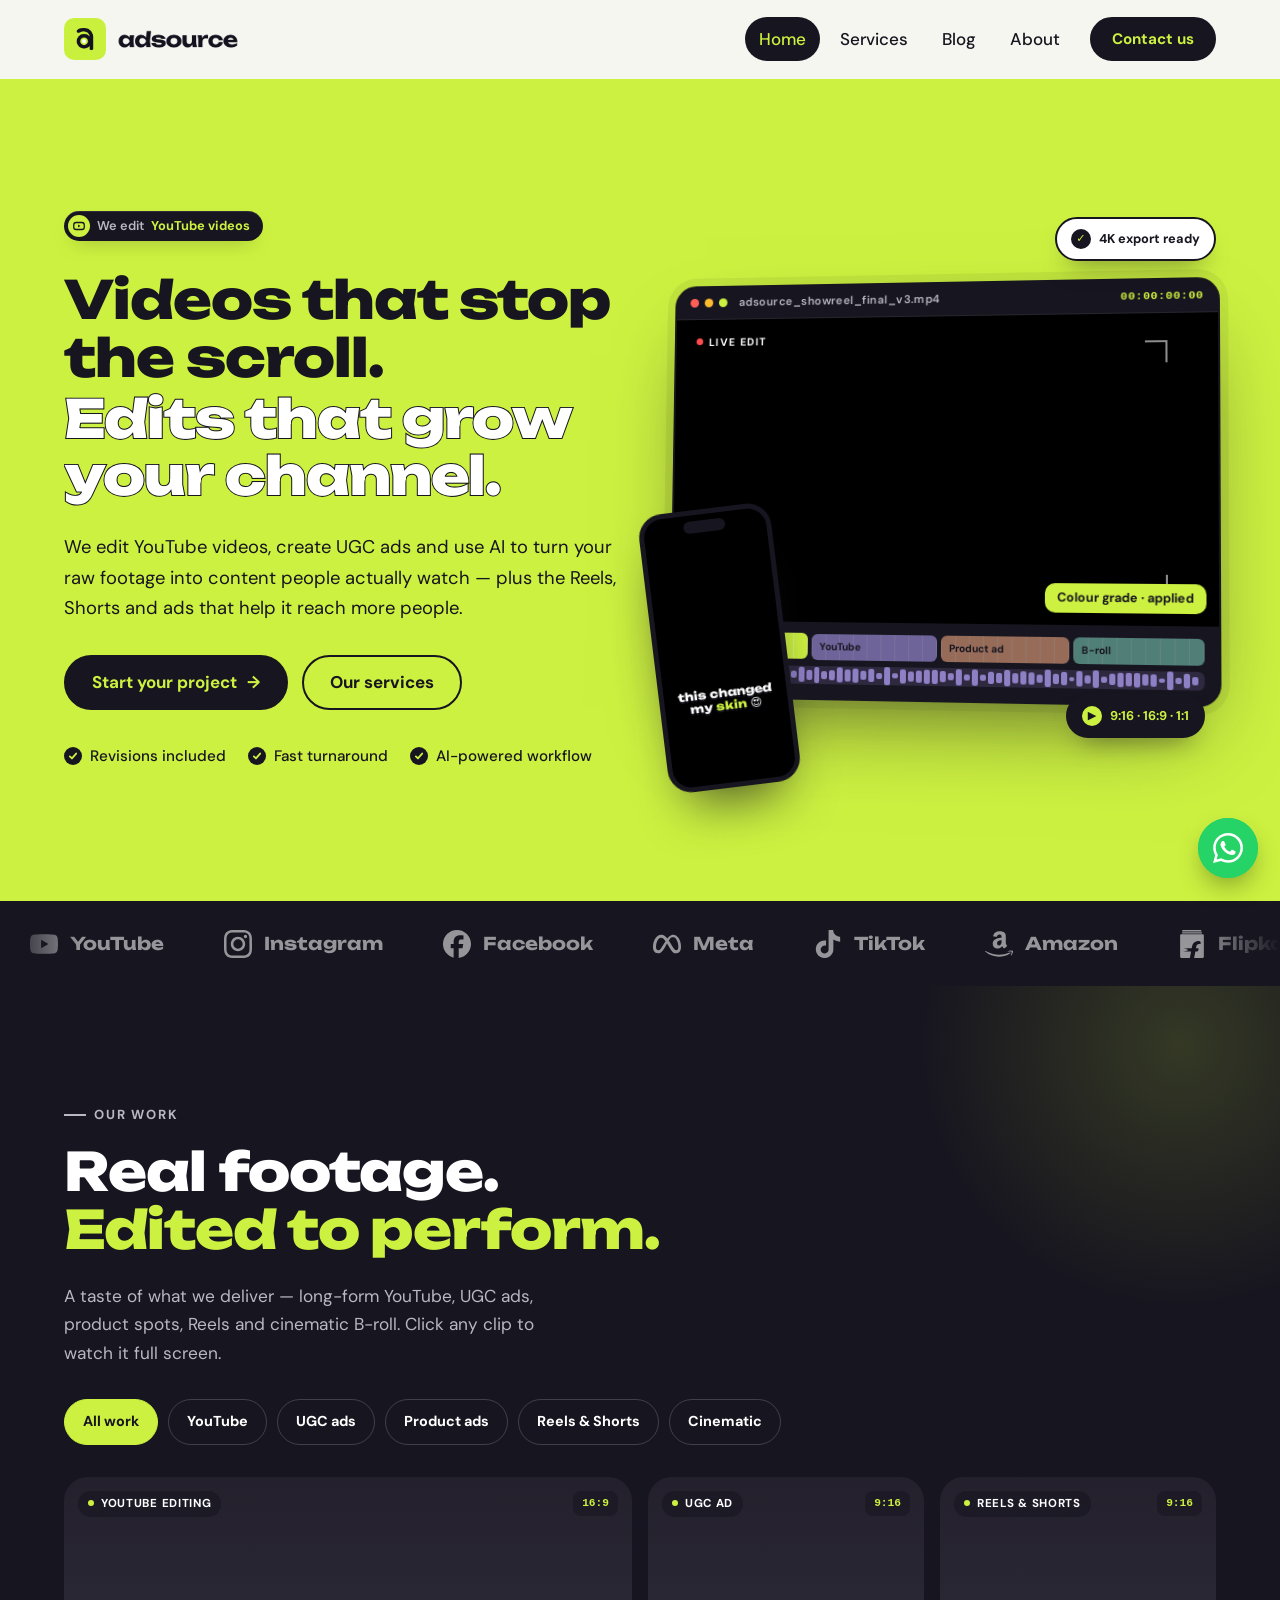
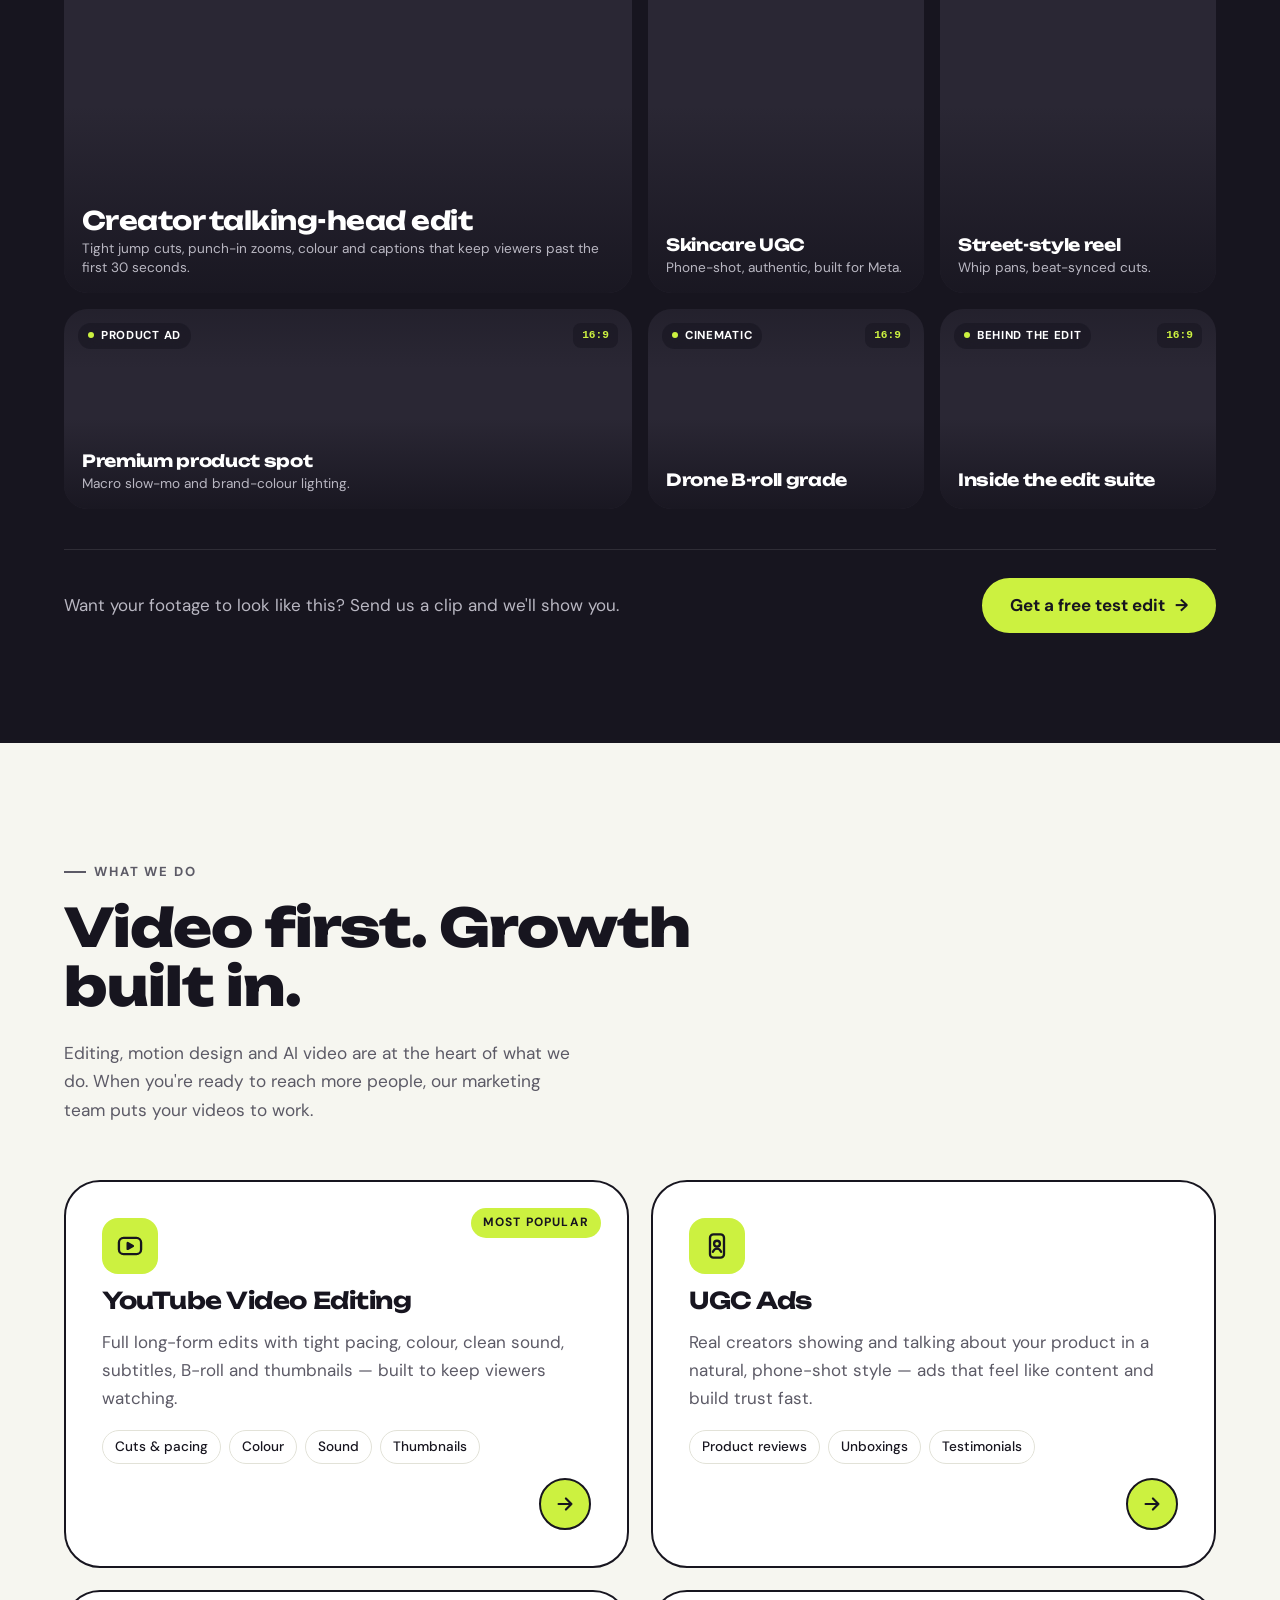
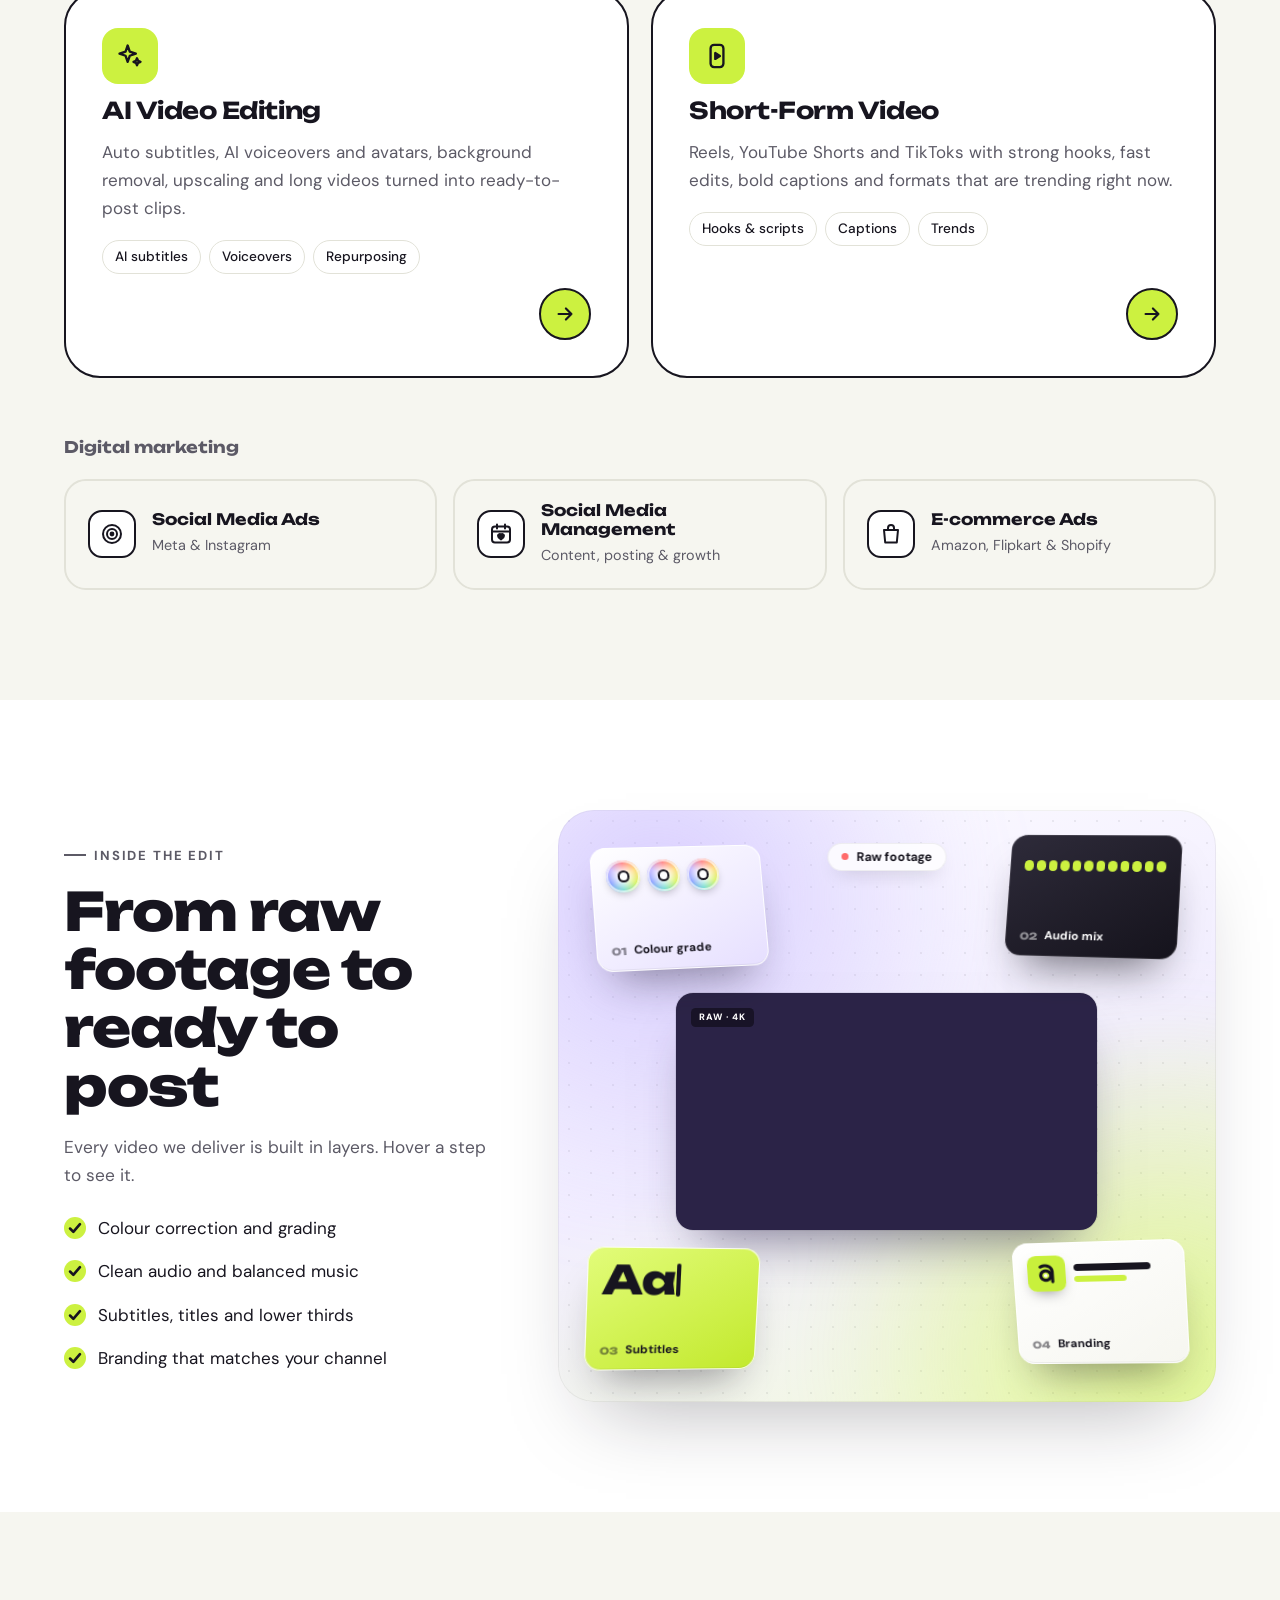
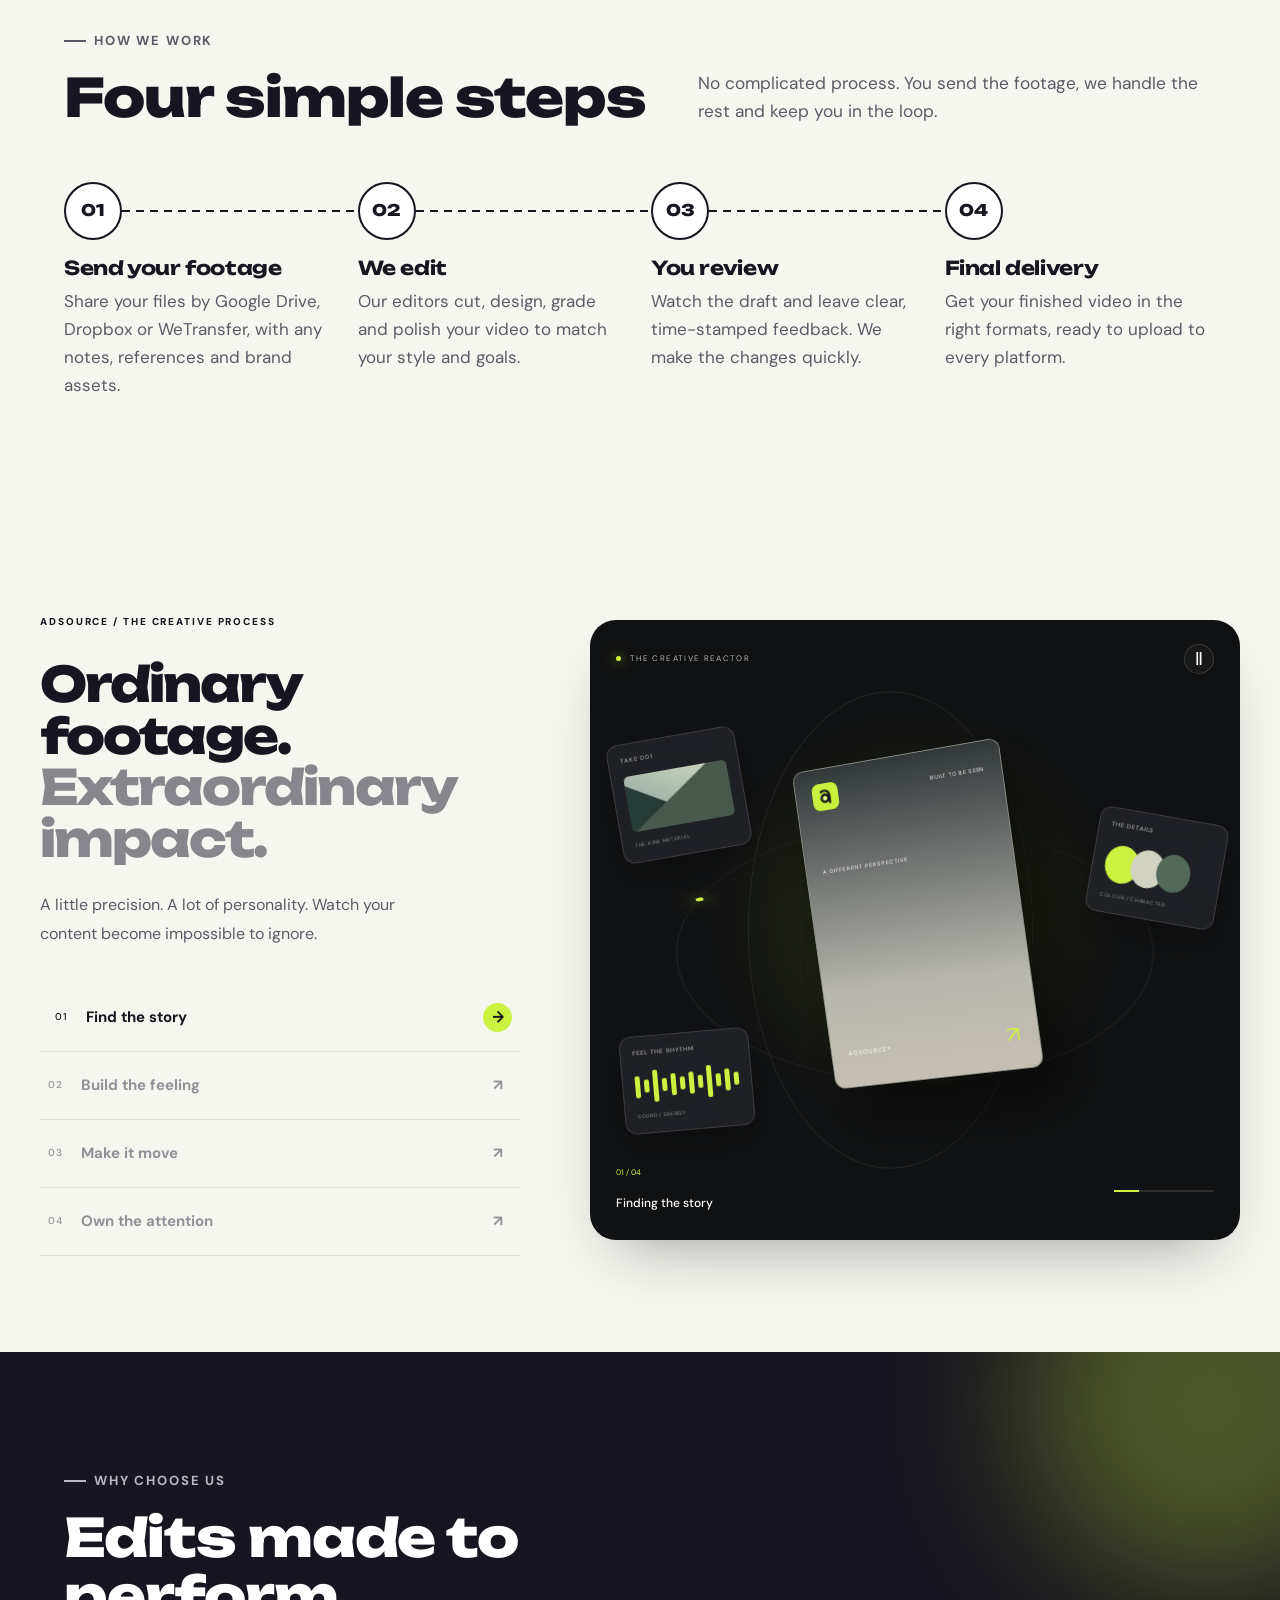
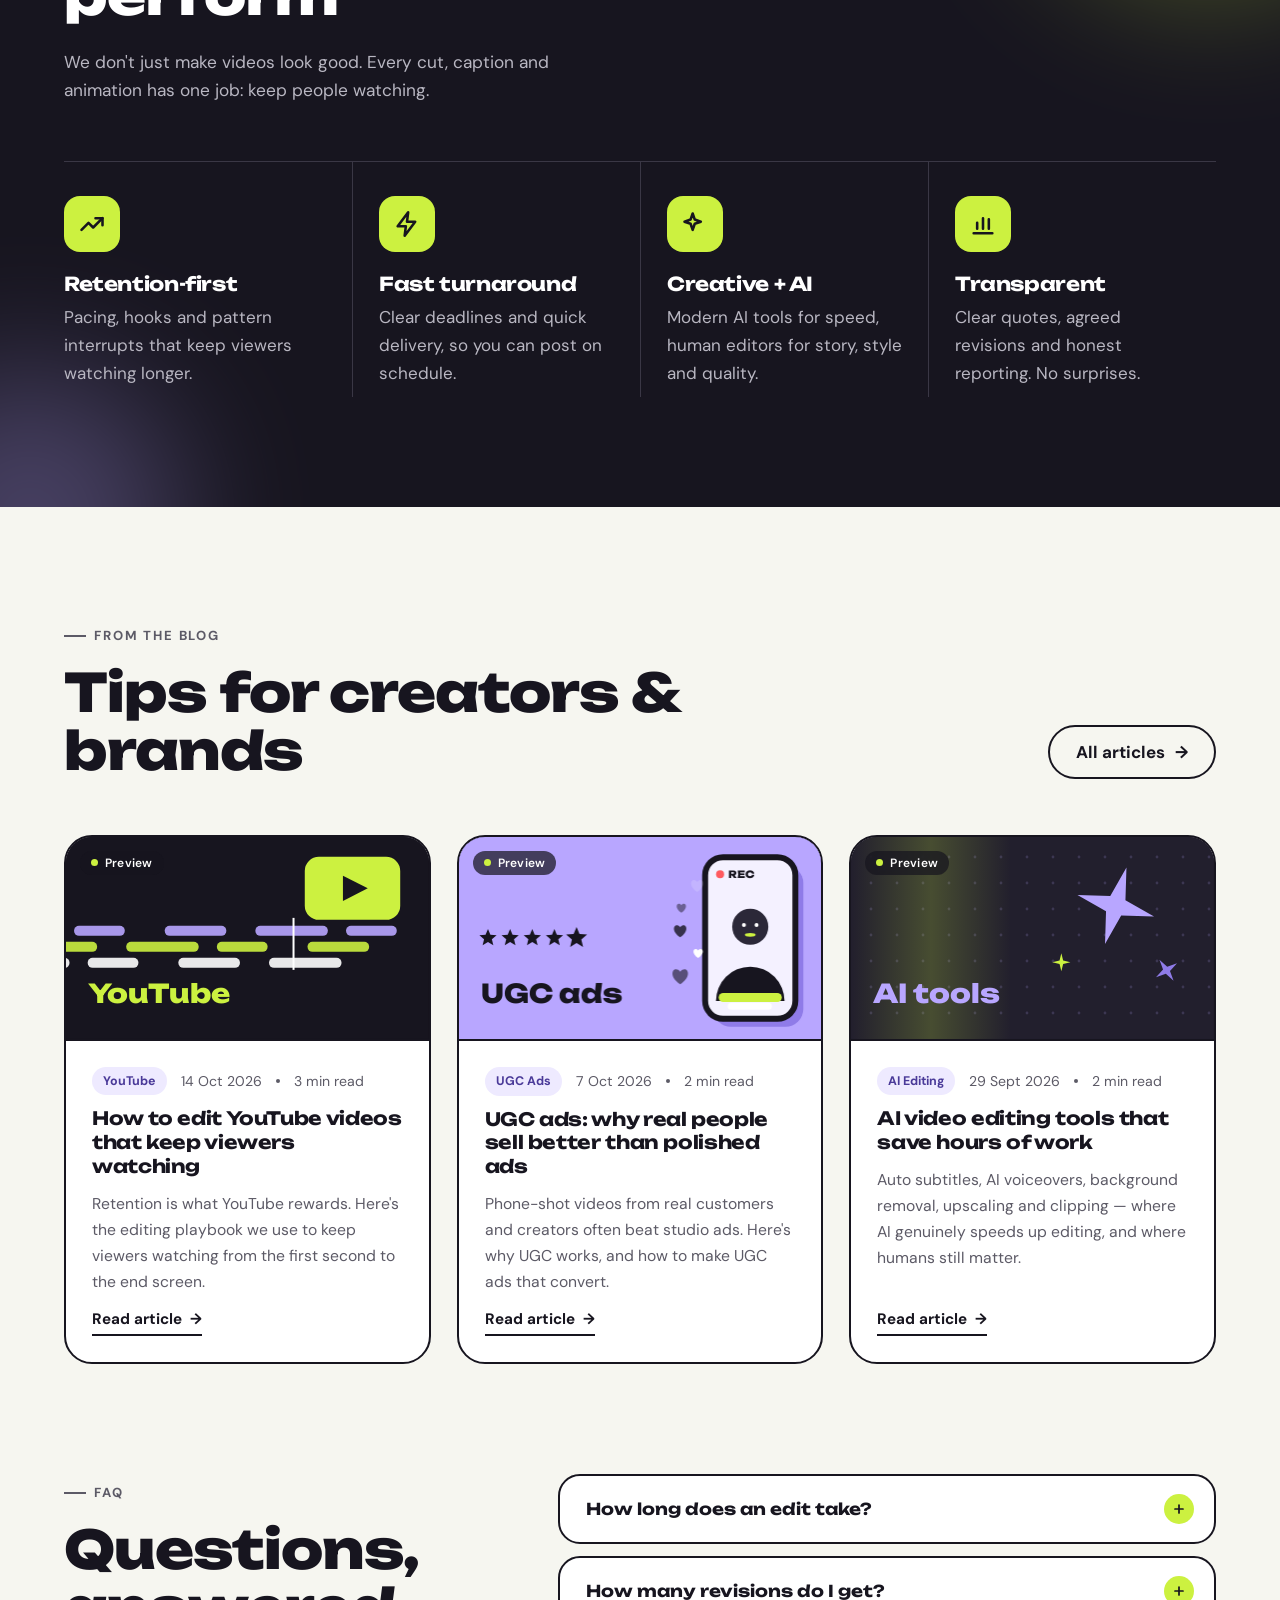
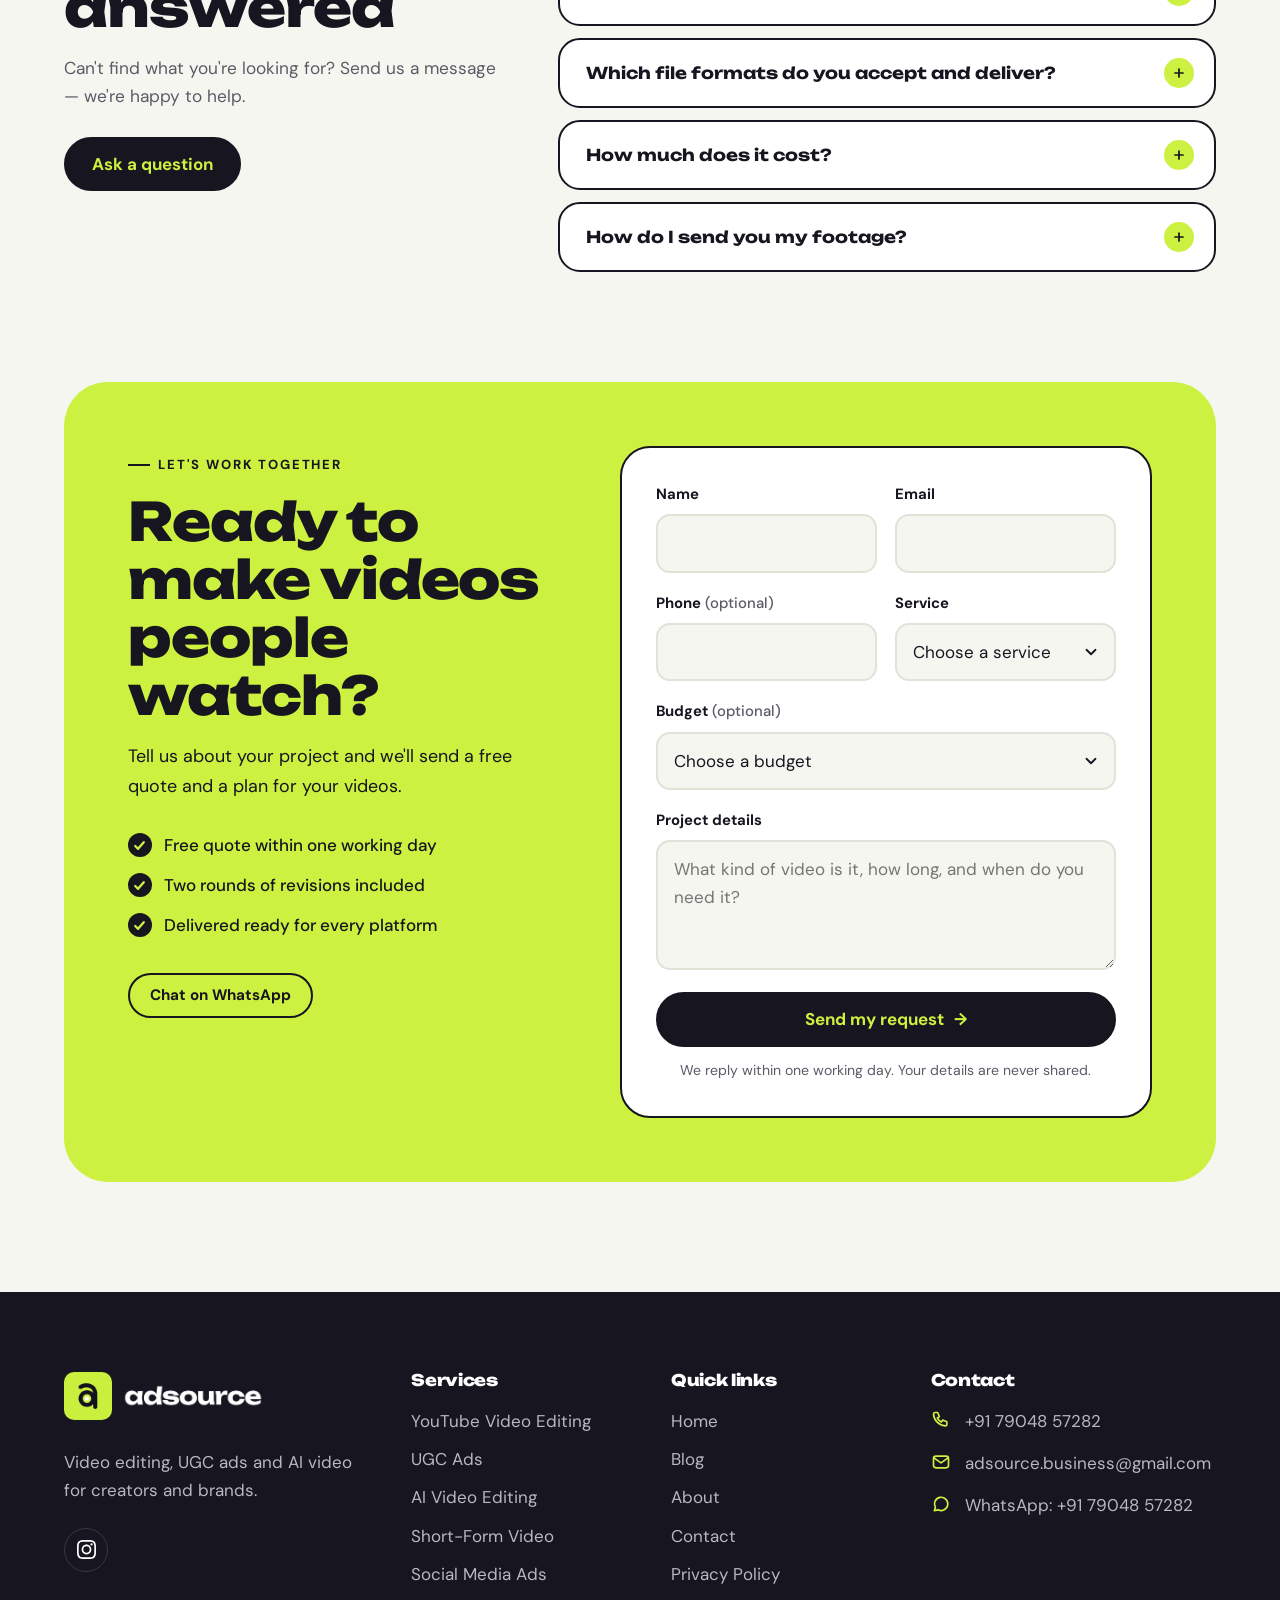
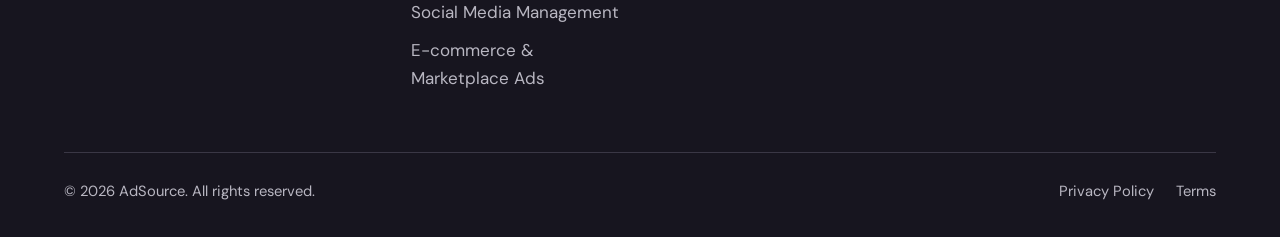
<file: index.html>
<!DOCTYPE html>
<html lang="en">
<head>
<meta charset="UTF-8">
<meta name="viewport" content="width=device-width, initial-scale=1, viewport-fit=cover">

<!-- ===== SEO: page title, description and social sharing preview ===== -->
<title>AdSource | Video Editing, UGC Ads & AI Video Editing</title>
<meta name="description" content="AdSource edits YouTube videos, creates UGC ads and uses AI video editing to turn your footage into content that gets watched. Plus Reels, Shorts and ads that grow your brand.">
<meta property="og:type" content="website">
<meta property="og:site_name" content="AdSource">
<meta property="og:title" content="AdSource | Video Editing, UGC Ads & AI Video Editing">
<meta property="og:description" content="Videos that stop the scroll. Edits that grow your channel. YouTube editing, UGC ads, AI video editing and short-form video.">
<meta property="og:image" content="https://adsource.in/images/og-image.png">
<meta name="twitter:card" content="summary_large_image">
<meta name="theme-color" content="#CCF140">

<link rel="icon" type="image/png" href="images/favicon.png">
<link rel="apple-touch-icon" href="images/apple-touch-icon.png">
<link rel="preconnect" href="https://fonts.googleapis.com">
<link rel="preconnect" href="https://fonts.gstatic.com" crossorigin>
<link href="https://fonts.googleapis.com/css2?family=Unbounded:wght@500;700;800&family=DM+Sans:opsz,wght@9..40,400;9..40,500;9..40,700&display=swap" rel="stylesheet">
<link rel="stylesheet" href="style.css">
<link rel="stylesheet" href="showreel.css">
<script>document.documentElement.classList.add("js");try{if(sessionStorage.getItem("asZoom")){sessionStorage.removeItem("asZoom");if(!matchMedia("(prefers-reduced-motion: reduce)").matches)document.documentElement.classList.add("as-arriving")}}catch(e){}</script>
<script src="script.js" defer></script>
<script src="showreel.js" defer></script>
</head>
<body data-page="home">

<!-- Header is built by script.js (same on every page) -->
<header id="site-header"></header>

<main id="main">

  <!-- ================= HERO ================= -->
  <section class="hero">
    <div class="wrap hero-grid">
      <div>
        <!-- HERO BADGE: each word has a matching icon in the same order (keep the first word and icon repeated at the end) -->
        <span class="pill">
          <span class="pill-ico" aria-hidden="true"><span><svg viewBox="0 0 24 24"><rect x="3" y="6" width="18" height="12" rx="4"/><path class="f" d="M10.5 9.5v5l4-2.5z"/></svg><svg class="ugc" viewBox="0 0 24 24"><rect x="2.5" y="3" width="12" height="18" rx="2.8"/><circle cx="8.5" cy="10" r="2.1"/><path d="M5.3 16.6c.7-1.9 1.8-2.8 3.2-2.8s2.5.9 3.2 2.8"/><path class="f" d="M19 12.4l-2.9-2.8a1.75 1.75 0 0 1 2.9-2 1.75 1.75 0 0 1 2.9 2z"/></svg><svg viewBox="0 0 24 24"><rect x="7" y="3" width="10" height="18" rx="2.6"/><path class="f" d="M10.8 9.5v5l3.6-2.5z"/></svg><svg class="brand" viewBox="0 0 24 24"><path class="f" d="M6.915 4.03c-1.968 0-3.683 1.28-4.871 3.113C.704 9.208 0 11.883 0 14.449c0 .706.07 1.369.21 1.973a6.624 6.624 0 0 0 .265.86 5.297 5.297 0 0 0 .371.761c.696 1.159 1.818 1.927 3.593 1.927 1.497 0 2.633-.671 3.965-2.444.76-1.012 1.144-1.626 2.663-4.32l.756-1.339.186-.325c.061.1.121.196.183.3l2.152 3.595c.724 1.21 1.665 2.556 2.47 3.314 1.046.987 1.992 1.22 3.06 1.22 1.075 0 1.876-.355 2.455-.843a3.743 3.743 0 0 0 .81-.973c.542-.939.861-2.127.861-3.745 0-2.72-.681-5.357-2.084-7.45-1.282-1.912-2.957-2.93-4.716-2.93-1.047 0-2.088.467-3.053 1.308-.652.57-1.257 1.29-1.82 2.05-.69-.875-1.335-1.547-1.958-2.056-1.182-.966-2.315-1.303-3.454-1.303zm10.16 2.053c1.147 0 2.188.758 2.992 1.999 1.132 1.748 1.647 4.195 1.647 6.4 0 1.548-.368 2.9-1.839 2.9-.58 0-1.027-.23-1.664-1.004-.496-.601-1.343-1.878-2.832-4.358l-.617-1.028a44.908 44.908 0 0 0-1.255-1.98c.07-.109.141-.224.211-.327 1.12-1.667 2.118-2.602 3.358-2.602zm-10.201.553c1.265 0 2.058.791 2.675 1.446.307.327.737.871 1.234 1.579l-1.02 1.566c-.757 1.163-1.882 3.017-2.837 4.338-1.191 1.649-1.81 1.817-2.486 1.817-.524 0-1.038-.237-1.383-.794-.263-.426-.464-1.13-.464-2.046 0-2.221.63-4.535 1.66-6.088.454-.687.964-1.226 1.533-1.533a2.264 2.264 0 0 1 1.088-.285z"/></svg><svg viewBox="0 0 24 24"><rect x="3" y="6" width="18" height="12" rx="4"/><path class="f" d="M10.5 9.5v5l4-2.5z"/></svg></span></span>
          <span class="pill-lead">We edit</span>
          <span class="pill-roll" aria-hidden="true"><span><b>YouTube videos</b><b>UGC ads</b><b>Reels &amp; Shorts</b><b>Meta ads</b><b>YouTube videos</b></span></span>
          <span class="sr-only">YouTube videos, UGC ads, Reels and Shorts, and Meta ads</span>
        </span>
        <!-- HERO HEADLINE: edit the two lines below -->
        <h1>
          <span class="line"><span>Videos that stop the scroll.</span></span>
          <span class="line"><span class="hl">Edits that grow your channel.</span></span>
        </h1>
        <p class="lead">We edit YouTube videos, create UGC ads and use AI to turn your raw footage into content people actually watch — plus the Reels, Shorts and ads that help it reach more people.</p>
        <div class="hero-actions">
          <a href="contact.html" class="btn btn-dark">Start your project <span class="arrow">→</span></a>
          <a href="services.html" class="btn btn-ghost">Our services</a>
        </div>
        <div class="hero-proof">
          <span>Revisions included</span>
          <span>Fast turnaround</span>
          <span>AI-powered workflow</span>
        </div>
      </div>
      <!-- HERO VISUAL: real clips playing in an editor window. Clips are in /videos -->
      <div class="hero-visual hv" aria-label="Showreel: real video clips edited by AdSource playing in an editing timeline">
        <div class="hv-monitor">
          <div class="hv-bar">
            <span class="hv-dots" aria-hidden="true"><i></i><i></i><i></i></span>
            <span class="hv-file">adsource_showreel_final_v3.mp4</span>
            <span class="hv-tc" aria-hidden="true">00:00:00:00</span>
          </div>
          <div class="hv-screen">
            <video class="hv-vid" src="videos/editor-desk.mp4" data-label="Colour grade · applied" muted playsinline preload="auto"></video>
            <video class="hv-vid" src="videos/youtube-creator.mp4" data-label="YouTube edit · cuts &amp; captions" muted playsinline preload="metadata"></video>
            <video class="hv-vid" src="videos/product-ad.mp4" data-label="Product ad · slow-mo" muted playsinline preload="metadata"></video>
            <video class="hv-vid" src="videos/cinematic-broll.mp4" data-label="Cinematic B-roll · graded" muted playsinline preload="metadata"></video>
            <span class="hv-rec"><i></i>LIVE EDIT</span>
            <span class="hv-safe" aria-hidden="true"></span>
            <span class="hv-label">Colour grade · applied</span>
          </div>
          <div class="hv-tl">
            <div class="hv-track">
              <button class="hv-seg" style="--c:#CCF140" aria-label="Play clip 1: colour grade">Grade</button>
              <button class="hv-seg" style="--c:#B8A6FF" aria-label="Play clip 2: YouTube edit">YouTube</button>
              <button class="hv-seg" style="--c:#FFB38A" aria-label="Play clip 3: product ad">Product ad</button>
              <button class="hv-seg" style="--c:#7FD6C2" aria-label="Play clip 4: cinematic B-roll">B-roll</button>
            </div>
            <div class="hv-audio" aria-hidden="true"></div>
            <span class="hv-head" aria-hidden="true"></span>
          </div>
        </div>
        <div class="hv-phone" aria-hidden="true">
          <video src="videos/ugc-skincare.mp4" muted loop playsinline autoplay preload="metadata"></video>
          <span class="hv-phone-cap">this changed my <em>skin</em> 😍</span>
        </div>
        <span class="hv-chip hv-chip-a"><b>✓</b> 4K export ready</span>
        <span class="hv-chip hv-chip-b"><b>▶</b> 9:16 · 16:9 · 1:1</span>
      </div>
    </div>
  </section>

  <!-- ================= PLATFORM STRIP (icons are added by script.js) ================= -->
  <div class="marquee" id="platform-strip" role="img" aria-label="Platforms we work with: YouTube, Instagram, Facebook, Meta, TikTok, Amazon, Flipkart and Shopify"></div>

  <!-- ================= SHOWREEL: real video clips (styles in showreel.css, logic in showreel.js) ================= -->
  <section class="block dark reel" id="work">
    <div class="wrap">
      <div class="section-head">
        <div>
          <span class="eyebrow">Our work</span>
          <h2>Real footage. <span class="hl-lime">Edited to perform.</span></h2>
        </div>
        <p>A taste of what we deliver — long-form YouTube, UGC ads, product spots, Reels and cinematic B-roll. Click any clip to watch it full screen.</p>
      </div>

      <div class="reel-filters" role="group" aria-label="Filter clips">
        <button data-filter="all" aria-pressed="true">All work</button>
        <button data-filter="youtube" aria-pressed="false">YouTube</button>
        <button data-filter="ugc" aria-pressed="false">UGC ads</button>
        <button data-filter="ads" aria-pressed="false">Product ads</button>
        <button data-filter="reels" aria-pressed="false">Reels &amp; Shorts</button>
        <button data-filter="cinematic" aria-pressed="false">Cinematic</button>
      </div>

      <div class="reel-grid">
        <article class="reel-tile big" data-cat="youtube" tabindex="0" aria-label="Play: YouTube creator edit">
          <video src="videos/youtube-creator.mp4" muted loop playsinline preload="metadata"></video>
          <span class="reel-tag">YouTube editing</span><span class="reel-ratio">16:9</span>
          <span class="reel-play" aria-hidden="true"><svg viewBox="0 0 24 24" fill="currentColor"><path d="M7 4.5v15l12.5-7.5z"/></svg></span>
          <div class="reel-info"><h3>Creator talking-head edit</h3><p>Tight jump cuts, punch-in zooms, colour and captions that keep viewers past the first 30 seconds.</p></div>
          <span class="reel-prog"></span>
        </article>
        <article class="reel-tile tall" data-cat="ugc ads" tabindex="0" aria-label="Play: UGC skincare ad">
          <video src="videos/ugc-skincare.mp4" muted loop playsinline preload="metadata"></video>
          <span class="reel-tag">UGC ad</span><span class="reel-ratio">9:16</span>
          <span class="reel-play" aria-hidden="true"><svg viewBox="0 0 24 24" fill="currentColor"><path d="M7 4.5v15l12.5-7.5z"/></svg></span>
          <div class="reel-info"><h3>Skincare UGC</h3><p>Phone-shot, authentic, built for Meta.</p></div>
          <span class="reel-prog"></span>
        </article>
        <article class="reel-tile tall" data-cat="reels" tabindex="0" aria-label="Play: street dance reel">
          <video src="videos/reel-dance.mp4" muted loop playsinline preload="metadata"></video>
          <span class="reel-tag">Reels &amp; Shorts</span><span class="reel-ratio">9:16</span>
          <span class="reel-play" aria-hidden="true"><svg viewBox="0 0 24 24" fill="currentColor"><path d="M7 4.5v15l12.5-7.5z"/></svg></span>
          <div class="reel-info"><h3>Street-style reel</h3><p>Whip pans, beat-synced cuts.</p></div>
          <span class="reel-prog"></span>
        </article>
        <article class="reel-tile wide" data-cat="ads" tabindex="0" aria-label="Play: product commercial">
          <video src="videos/product-ad.mp4" muted loop playsinline preload="metadata"></video>
          <span class="reel-tag">Product ad</span><span class="reel-ratio">16:9</span>
          <span class="reel-play" aria-hidden="true"><svg viewBox="0 0 24 24" fill="currentColor"><path d="M7 4.5v15l12.5-7.5z"/></svg></span>
          <div class="reel-info"><h3>Premium product spot</h3><p>Macro slow-mo and brand-colour lighting.</p></div>
          <span class="reel-prog"></span>
        </article>
        <article class="reel-tile" data-cat="cinematic" tabindex="0" aria-label="Play: cinematic drone B-roll">
          <video src="videos/cinematic-broll.mp4" muted loop playsinline preload="metadata"></video>
          <span class="reel-tag">Cinematic</span><span class="reel-ratio">16:9</span>
          <span class="reel-play" aria-hidden="true"><svg viewBox="0 0 24 24" fill="currentColor"><path d="M7 4.5v15l12.5-7.5z"/></svg></span>
          <div class="reel-info"><h3>Drone B-roll grade</h3></div>
          <span class="reel-prog"></span>
        </article>
        <article class="reel-tile" data-cat="youtube cinematic" tabindex="0" aria-label="Play: inside our edit suite">
          <video src="videos/editor-desk.mp4" muted loop playsinline preload="metadata"></video>
          <span class="reel-tag">Behind the edit</span><span class="reel-ratio">16:9</span>
          <span class="reel-play" aria-hidden="true"><svg viewBox="0 0 24 24" fill="currentColor"><path d="M7 4.5v15l12.5-7.5z"/></svg></span>
          <div class="reel-info"><h3>Inside the edit suite</h3></div>
          <span class="reel-prog"></span>
        </article>
      </div>

      <div class="reel-cta">
        <p>Want your footage to look like this? Send us a clip and we'll show you.</p>
        <a class="btn btn-lime" href="#contact">Get a free test edit <span class="arrow">→</span></a>
      </div>
    </div>
  </section>

  <!-- Lightbox for the showreel -->
  <div class="lb" id="lb" role="dialog" aria-modal="true" aria-label="Video player" aria-hidden="true">
    <div class="lb-box">
      <button class="lb-close" aria-label="Close video">×</button>
      <video controls playsinline></video>
      <div class="lb-cap"><strong class="lb-title"></strong><span class="lb-meta"></span></div>
    </div>
  </div>

  <!-- ================= SERVICES PREVIEW ================= -->
  <section class="block" id="services">
    <div class="wrap">
      <div class="section-head">
        <div>
          <span class="eyebrow">What we do</span>
          <h2>Video first. Growth built in.</h2>
        </div>
        <p>Editing, motion design and AI video are at the heart of what we do. When you're ready to reach more people, our marketing team puts your videos to work.</p>
      </div>

      <div class="svc-grid">
        <article class="svc-card" data-reveal>
          <span class="badge">Most popular</span>
          <span class="ico"><svg viewBox="0 0 24 24" fill="none" stroke="currentColor" stroke-width="2" stroke-linecap="round" stroke-linejoin="round" aria-hidden="true"><rect x="2.5" y="5" width="19" height="14" rx="4"/><path d="M10 9.5v5l4.5-2.5z" fill="currentColor"/></svg></span>
          <h3><a class="card-link" href="service.html?s=youtube-editing">YouTube Video Editing</a></h3>
          <p>Full long-form edits with tight pacing, colour, clean sound, subtitles, B-roll and thumbnails — built to keep viewers watching.</p>
          <div class="tags"><span>Cuts &amp; pacing</span><span>Colour</span><span>Sound</span><span>Thumbnails</span></div>
          <span class="as-go" aria-hidden="true"><svg viewBox="0 0 24 24" fill="none" stroke="currentColor" stroke-width="2.4" stroke-linecap="round" stroke-linejoin="round"><path d="M5 12h14M13 6l6 6-6 6"/></svg></span>
        </article>
        <article class="svc-card" data-reveal>
          <span class="ico"><svg viewBox="0 0 24 24" fill="none" stroke="currentColor" stroke-width="2" stroke-linecap="round" stroke-linejoin="round" aria-hidden="true"><rect x="6" y="2" width="12" height="20" rx="3"/><circle cx="12" cy="10" r="2.5"/><path d="M8.5 17c.8-1.8 2-2.7 3.5-2.7s2.7.9 3.5 2.7"/></svg></span>
          <h3><a class="card-link" href="service.html?s=ugc-ads">UGC Ads</a></h3>
          <p>Real creators showing and talking about your product in a natural, phone-shot style — ads that feel like content and build trust fast.</p>
          <div class="tags"><span>Product reviews</span><span>Unboxings</span><span>Testimonials</span></div>
          <span class="as-go" aria-hidden="true"><svg viewBox="0 0 24 24" fill="none" stroke="currentColor" stroke-width="2.4" stroke-linecap="round" stroke-linejoin="round"><path d="M5 12h14M13 6l6 6-6 6"/></svg></span>
        </article>
        <article class="svc-card" data-reveal>
          <span class="ico"><svg viewBox="0 0 24 24" fill="none" stroke="currentColor" stroke-width="2" stroke-linecap="round" stroke-linejoin="round" aria-hidden="true"><path d="M10 3l1.8 5.2L17 10l-5.2 1.8L10 17l-1.8-5.2L3 10l5.2-1.8z"/><path d="M18 14l.9 2.1L21 17l-2.1.9L18 20l-.9-2.1L15 17l2.1-.9z"/></svg></span>
          <h3><a class="card-link" href="service.html?s=ai-video-editing">AI Video Editing</a></h3>
          <p>Auto subtitles, AI voiceovers and avatars, background removal, upscaling and long videos turned into ready-to-post clips.</p>
          <div class="tags"><span>AI subtitles</span><span>Voiceovers</span><span>Repurposing</span></div>
          <span class="as-go" aria-hidden="true"><svg viewBox="0 0 24 24" fill="none" stroke="currentColor" stroke-width="2.4" stroke-linecap="round" stroke-linejoin="round"><path d="M5 12h14M13 6l6 6-6 6"/></svg></span>
        </article>
        <article class="svc-card" data-reveal>
          <span class="ico"><svg viewBox="0 0 24 24" fill="none" stroke="currentColor" stroke-width="2" stroke-linecap="round" stroke-linejoin="round" aria-hidden="true"><rect x="6.5" y="2.5" width="11" height="19" rx="3"/><path d="M10.5 9.5v5l4-2.5z" fill="currentColor"/></svg></span>
          <h3><a class="card-link" href="service.html?s=short-form-video">Short-Form Video</a></h3>
          <p>Reels, YouTube Shorts and TikToks with strong hooks, fast edits, bold captions and formats that are trending right now.</p>
          <div class="tags"><span>Hooks &amp; scripts</span><span>Captions</span><span>Trends</span></div>
          <span class="as-go" aria-hidden="true"><svg viewBox="0 0 24 24" fill="none" stroke="currentColor" stroke-width="2.4" stroke-linecap="round" stroke-linejoin="round"><path d="M5 12h14M13 6l6 6-6 6"/></svg></span>
        </article>
      </div>

      <p class="svc-small-title">Digital marketing</p>
      <div class="svc-mini-grid">
        <a class="svc-mini" href="service.html?s=social-media-ads" data-reveal>
          <span class="ico"><svg viewBox="0 0 24 24" fill="none" stroke="currentColor" stroke-width="2" stroke-linecap="round" stroke-linejoin="round" aria-hidden="true"><circle cx="12" cy="12" r="9"/><circle cx="12" cy="12" r="5"/><circle cx="12" cy="12" r="1.4" fill="currentColor"/></svg></span>
          <span><strong>Social Media Ads</strong><small>Meta &amp; Instagram</small></span>
        </a>
        <a class="svc-mini" href="service.html?s=social-media-management" data-reveal>
          <span class="ico"><svg viewBox="0 0 24 24" fill="none" stroke="currentColor" stroke-width="2" stroke-linecap="round" stroke-linejoin="round" aria-hidden="true"><rect x="3" y="4.5" width="18" height="16" rx="3"/><path d="M8 2.5v4M16 2.5v4M3 9.5h18"/><path d="M12 17.5s-3-1.8-3-3.8a1.6 1.6 0 0 1 3-.8 1.6 1.6 0 0 1 3 .8c0 2-3 3.8-3 3.8z" fill="currentColor"/></svg></span>
          <span><strong>Social Media Management</strong><small>Content, posting &amp; growth</small></span>
        </a>
        <a class="svc-mini" href="service.html?s=ecommerce-ads" data-reveal>
          <span class="ico"><svg viewBox="0 0 24 24" fill="none" stroke="currentColor" stroke-width="2" stroke-linecap="round" stroke-linejoin="round" aria-hidden="true"><path d="M5 8h14l-1.2 12.5H6.2z"/><path d="M9 8V6a3 3 0 0 1 6 0v2"/></svg></span>
          <span><strong>E-commerce Ads</strong><small>Amazon, Flipkart &amp; Shopify</small></span>
        </a>
      </div>
    </div>
  </section>

  <!-- ================= INSIDE THE EDIT: floating 3D cards animation (driven by script.js) ================= -->
  <section class="block" id="inside-edit" style="background:var(--white)">
    <div class="wrap ba-wrap">
      <div data-reveal>
        <span class="eyebrow">Inside the edit</span>
        <h2>From raw footage to ready to post</h2>
        <p class="lx-intro">Every video we deliver is built in layers. Hover a step to see it.</p>
        <!-- data-ed-step links each line to the matching layer in the animation -->
        <ul class="checks lx-list">
          <li data-ed-step="1" tabindex="0">Colour correction and grading</li>
          <li data-ed-step="2" tabindex="0">Clean audio and balanced music</li>
          <li data-ed-step="3" tabindex="0">Subtitles, titles and lower thirds</li>
          <li data-ed-step="4" tabindex="0">Branding that matches your channel</li>
        </ul>
      </div>

      <!-- TEXT YOU CAN CHANGE: file name, track names, subtitle words and lower-third name -->
      <!-- Floating 3D cards: each card flies into the video and adds its layer.
           data-k matches data-ed-step in the checklist. TEXT YOU CAN CHANGE: subtitle words and lower-third text. -->
      <div class="fc" id="editor" role="img" aria-label="Animation: four floating cards (colour, audio, subtitles and branding) fly one by one into the video and click into place, until it is ready to post" data-reveal>
        <div class="fc-bg" aria-hidden="true"></div>
        <span class="fc-status"><s></s><span class="fc-st">Raw footage</span></span>

        <div class="fc-world">
          <div class="fc-3d">
            <!-- the video -->
            <div class="fc-frame">
              <video class="fc-scene" src="videos/youtube-creator.mp4" muted loop playsinline preload="metadata" data-autoplay-visible aria-hidden="true"></video>
              <span class="fc-raw">Raw · 4K</span>
              <span class="fc-wave"><i></i><i></i><i></i><i></i><i></i><i></i><i></i><b>Clean mix</b></span>
              <img class="fc-bug" src="images/logo-icon.png" alt="" width="256" height="256">
              <div class="fc-lt"><strong>YOUR BRAND</strong><small>New drop · Watch now</small></div>
              <div class="fc-sub"><span>edits</span> <span>that</span> <em>keep</em> <span>people</span> <span>watching</span></div>
              <span class="fc-flash"></span>
              <span class="fc-shine"></span>
              <span class="fc-ready">Ready to post ✓</span>
            </div>

            <!-- the four floating cards -->
            <div class="fc-card k1" data-k="1"><div class="fc-in">
              <span class="fc-wheels"><i></i><i></i><i></i></span>
              <span class="fc-lab"><b>01</b> Colour grade</span>
            </div></div>
            <div class="fc-card k2" data-k="2"><div class="fc-in">
              <span class="fc-bars"><i></i><i></i><i></i><i></i><i></i><i></i><i></i><i></i><i></i><i></i><i></i><i></i></span>
              <span class="fc-lab"><b>02</b> Audio mix</span>
            </div></div>
            <div class="fc-card k3" data-k="3"><div class="fc-in">
              <span class="fc-aa">Aa<i></i></span>
              <span class="fc-lab"><b>03</b> Subtitles</span>
            </div></div>
            <div class="fc-card k4" data-k="4"><div class="fc-in">
              <span class="fc-brand"><img src="images/logo-icon.png" alt="" width="256" height="256"><span><i></i><i></i></span></span>
              <span class="fc-lab"><b>04</b> Branding</span>
            </div></div>
          </div>
        </div>
      </div>
    </div>
  </section>

  <!-- ================= HOW WE WORK ================= -->
  <section class="block" id="process">
    <div class="wrap">
      <div class="section-head">
        <div>
          <span class="eyebrow">How we work</span>
          <h2>Four simple steps</h2>
        </div>
        <p>No complicated process. You send the footage, we handle the rest and keep you in the loop.</p>
      </div>
      <div class="steps">
        <div class="step" data-reveal><h3>Send your footage</h3><p>Share your files by Google Drive, Dropbox or WeTransfer, with any notes, references and brand assets.</p></div>
        <div class="step" data-reveal><h3>We edit</h3><p>Our editors cut, design, grade and polish your video to match your style and goals.</p></div>
        <div class="step" data-reveal><h3>You review</h3><p>Watch the draft and leave clear, time-stamped feedback. We make the changes quickly.</p></div>
        <div class="step" data-reveal><h3>Final delivery</h3><p>Get your finished video in the right formats, ready to upload to every platform.</p></div>
      </div>
    </div>
  </section>

  <!-- ================= CREATIVE REACTOR (styles in style.css, logic in script.js) ================= -->
  <section class="ads-reactor" aria-labelledby="ads-heading">
    <div class="ads-copy">
      <span class="ads-eyebrow">ADSOURCE / THE CREATIVE PROCESS</span>
      <h2 id="ads-heading">Ordinary footage.<br><span>Extraordinary impact.</span></h2>
      <p>A little precision. A lot of personality. Watch your content become impossible to ignore.</p>
      <div class="ads-steps" aria-label="Explore the editing stages">
        <button class="is-active" data-stage="0" aria-pressed="true"><span>01</span> Find the story <i>↗</i></button>
        <button data-stage="1" aria-pressed="false"><span>02</span> Build the feeling <i>↗</i></button>
        <button data-stage="2" aria-pressed="false"><span>03</span> Make it move <i>↗</i></button>
        <button data-stage="3" aria-pressed="false"><span>04</span> Own the attention <i>↗</i></button>
      </div>
    </div>

    <div class="ads-stage" data-scene="0">
      <div class="ads-grid"></div>
      <div class="ads-glow"></div>
      <div class="ads-topline">
        <span><b></b> THE CREATIVE REACTOR</span>
        <button class="ads-pause" aria-label="Pause animation">Ⅱ</button>
      </div>
      <div class="ads-orbit orbit-one"></div>
      <div class="ads-orbit orbit-two"></div>
      <div class="ads-source source-one">
        <span>TAKE 001</span>
        <div class="ads-mini-landscape"></div>
        <small>THE RAW MATERIAL</small>
      </div>
      <div class="ads-source source-two">
        <span>THE DETAILS</span>
        <div class="ads-swatches"><i></i><i></i><i></i></div>
        <small>COLOUR / CHARACTER</small>
      </div>
      <div class="ads-source source-three">
        <span>FEEL THE RHYTHM</span>
        <div class="ads-wave" aria-hidden="true"><i></i><i></i><i></i><i></i><i></i><i></i><i></i><i></i><i></i><i></i><i></i><i></i></div>
        <small>SOUND / ENERGY</small>
      </div>
      <div class="ads-film">
        <div class="ads-art">
          <video src="videos/reel-dance.mp4" muted loop playsinline preload="metadata" data-autoplay-visible aria-hidden="true"></video>
        </div>
        <div class="ads-film-top"><img class="ads-logo" src="images/logo-icon.png" alt="adsource" width="30" height="30"><span>BUILT TO BE SEEN</span></div>
        <div class="ads-film-title">
          <span class="ads-kicker">A DIFFERENT PERSPECTIVE</span>
          <strong><span>MAKE</span><span>THEM</span><span class="ads-outline">FEEL.</span></strong>
        </div>
        <div class="ads-film-bottom"><span>ADSOURCE®</span><span>↗</span></div>
        <div class="ads-scan"></div>
      </div>
      <div class="ads-note">
        <span class="ads-note-icon">✦</span>
        <div><small>THE ADSOURCE TOUCH</small><strong>Every frame. Intentional.</strong></div>
      </div>
      <div class="ads-bottomline">
        <div><span class="ads-counter">01 / 04</span><strong class="ads-status">Finding the story</strong></div>
        <div class="ads-progress"><span></span></div>
      </div>
    </div>
  </section>

  <!-- ================= WHY CHOOSE US ================= -->
  <section class="block dark why">
    <div class="orb a"></div><div class="orb b"></div>
    <div class="wrap">
      <div class="section-head">
        <div>
          <span class="eyebrow">Why choose us</span>
          <h2>Edits made to perform</h2>
        </div>
        <p>We don't just make videos look good. Every cut, caption and animation has one job: keep people watching.</p>
      </div>
      <div class="why-grid">
        <div class="why-item" data-reveal>
          <span class="ico"><svg viewBox="0 0 24 24" fill="none" stroke="currentColor" stroke-width="2.2" stroke-linecap="round" stroke-linejoin="round" aria-hidden="true"><path d="M3 17l6-6 4 4 8-8"/><path d="M15 7h6v6"/></svg></span>
          <h3>Retention-first</h3>
          <p>Pacing, hooks and pattern interrupts that keep viewers watching longer.</p>
        </div>
        <div class="why-item" data-reveal>
          <span class="ico"><svg viewBox="0 0 24 24" fill="none" stroke="currentColor" stroke-width="2.2" stroke-linecap="round" stroke-linejoin="round" aria-hidden="true"><path d="M13 2L4 14h7l-1 8 9-12h-7z"/></svg></span>
          <h3>Fast turnaround</h3>
          <p>Clear deadlines and quick delivery, so you can post on schedule.</p>
        </div>
        <div class="why-item" data-reveal>
          <span class="ico"><svg viewBox="0 0 24 24" fill="none" stroke="currentColor" stroke-width="2.2" stroke-linecap="round" stroke-linejoin="round" aria-hidden="true"><path d="M10 3l1.8 5.2L17 10l-5.2 1.8L10 17l-1.8-5.2L3 10l5.2-1.8z"/></svg></span>
          <h3>Creative + AI</h3>
          <p>Modern AI tools for speed, human editors for story, style and quality.</p>
        </div>
        <div class="why-item" data-reveal>
          <span class="ico"><svg viewBox="0 0 24 24" fill="none" stroke="currentColor" stroke-width="2.2" stroke-linecap="round" stroke-linejoin="round" aria-hidden="true"><path d="M4 20h16M7 16v-5M12 16V7M17 16v-8"/></svg></span>
          <h3>Transparent</h3>
          <p>Clear quotes, agreed revisions and honest reporting. No surprises.</p>
        </div>
      </div>
    </div>
  </section>

  <!-- ================= LATEST BLOG POSTS (from BLOG_POSTS in script.js) ================= -->
  <section class="block">
    <div class="wrap">
      <div class="section-head">
        <div>
          <span class="eyebrow">From the blog</span>
          <h2>Tips for creators &amp; brands</h2>
        </div>
        <a href="blog.html" class="btn btn-ghost">All articles <span class="arrow">→</span></a>
      </div>
      <div class="post-grid" id="latest-posts"></div>
    </div>
  </section>

  <!-- ================= FAQ — edit the questions and answers below ================= -->
  <section class="block" style="padding-top:0" id="faq">
    <div class="wrap faq-wrap">
      <div data-reveal>
        <span class="eyebrow">FAQ</span>
        <h2>Questions, answered</h2>
        <p style="color:var(--muted);margin:18px 0 26px;font-size:1.08rem">Can't find what you're looking for? Send us a message — we're happy to help.</p>
        <a href="#contact" class="btn btn-dark">Ask a question</a>
      </div>
      <div class="faq">
        <details data-reveal>
          <summary>How long does an edit take?</summary>
          <div class="answer"><p>Shorts and Reels are usually ready in 24–48 hours. A standard YouTube video (10–20 minutes) takes about 3–5 working days, and UGC ads take about 5–10 working days, depending on creator filming and the number of variations. Need it faster? Ask about priority delivery.</p></div>
        </details>
        <details data-reveal>
          <summary>How many revisions do I get?</summary>
          <div class="answer"><p>Every project includes two rounds of revisions. Most clients are happy after the first round. Extra rounds or big changes to the original brief can be added for a small fee — we'll always tell you before any extra cost.</p></div>
        </details>
        <details data-reveal>
          <summary>Which file formats do you accept and deliver?</summary>
          <div class="answer"><p>Send us footage in any common format — MP4, MOV, MXF, ProRes, or straight from your phone or camera. We deliver in MP4 (H.264 or H.265) by default, sized for each platform: 16:9 for YouTube, 9:16 for Reels, Shorts and TikTok, and 1:1 or 4:5 for feed posts. Project files and other formats are available on request.</p></div>
        </details>
        <details data-reveal>
          <summary>How much does it cost?</summary>
          <div class="answer"><p>Pricing depends on video length, how much footage there is, and the level of graphics or animation. We give you a clear, fixed quote before we start, and offer monthly packages for regular YouTube and short-form content. Tell us about your project for a free quote.</p></div>
        </details>
        <details data-reveal>
          <summary>How do I send you my footage?</summary>
          <div class="answer"><p>Upload your files to Google Drive, Dropbox or WeTransfer and share the link with us. Include any notes, logos, fonts, music or example videos you like, and we'll take it from there.</p></div>
        </details>
      </div>
    </div>
  </section>

  <!-- ================= CONTACT CTA ================= -->
  <section id="contact">
    <div class="wrap">
      <div class="contact-card">
        <div class="intro" data-reveal>
          <span class="eyebrow" style="color:var(--ink)">Let's work together</span>
          <h2>Ready to make videos people watch?</h2>
          <p>Tell us about your project and we'll send a free quote and a plan for your videos.</p>
          <ul class="perks">
            <li>Free quote within one working day</li>
            <li>Two rounds of revisions included</li>
            <li>Delivered ready for every platform</li>
          </ul>
          <div class="quick-contact">
            <a class="btn btn-ghost btn-sm" data-wa-link href="#">Chat on WhatsApp</a>
          </div>
        </div>

        <!-- Contact form. Delivery is set in script.js → CONFIG.formEndpoint -->
        <form class="lead-form" id="contact-form" novalidate>
          <div class="form-grid">
            <div class="field">
              <label for="f-name">Name</label>
              <input id="f-name" name="name" type="text" autocomplete="name" required aria-describedby="e-name">
              <span class="err" id="e-name">Please enter your name.</span>
            </div>
            <div class="field">
              <label for="f-email">Email</label>
              <input id="f-email" name="email" type="email" autocomplete="email" required aria-describedby="e-email">
              <span class="err" id="e-email">Please enter a valid email.</span>
            </div>
            <div class="field">
              <label for="f-phone">Phone <span class="opt">(optional)</span></label>
              <input id="f-phone" name="phone" type="tel" autocomplete="tel">
            </div>
            <div class="field">
              <label for="f-service">Service</label>
              <select id="f-service" name="service" data-services required aria-describedby="e-service"></select>
              <span class="err" id="e-service">Please choose a service.</span>
            </div>
            <div class="field full">
              <label for="f-budget">Budget <span class="opt">(optional)</span></label>
              <select id="f-budget" name="budget" data-budgets></select>
            </div>
            <div class="field full">
              <label for="f-details">Project details</label>
              <textarea id="f-details" name="details" placeholder="What kind of video is it, how long, and when do you need it?"></textarea>
            </div>
            <input type="text" name="_gotcha" tabindex="-1" autocomplete="off" style="display:none" aria-hidden="true">
          </div>
          <button type="submit" class="btn btn-dark">Send my request <span class="arrow">→</span></button>
          <p class="form-error" role="alert"></p>
          <p class="form-note">We reply within one working day. Your details are never shared.</p>
        </form>
      </div>
    </div>
  </section>

</main>

<!-- Footer is built by script.js (same on every page) -->
<footer id="site-footer"></footer>
</body>
</html>
</file>
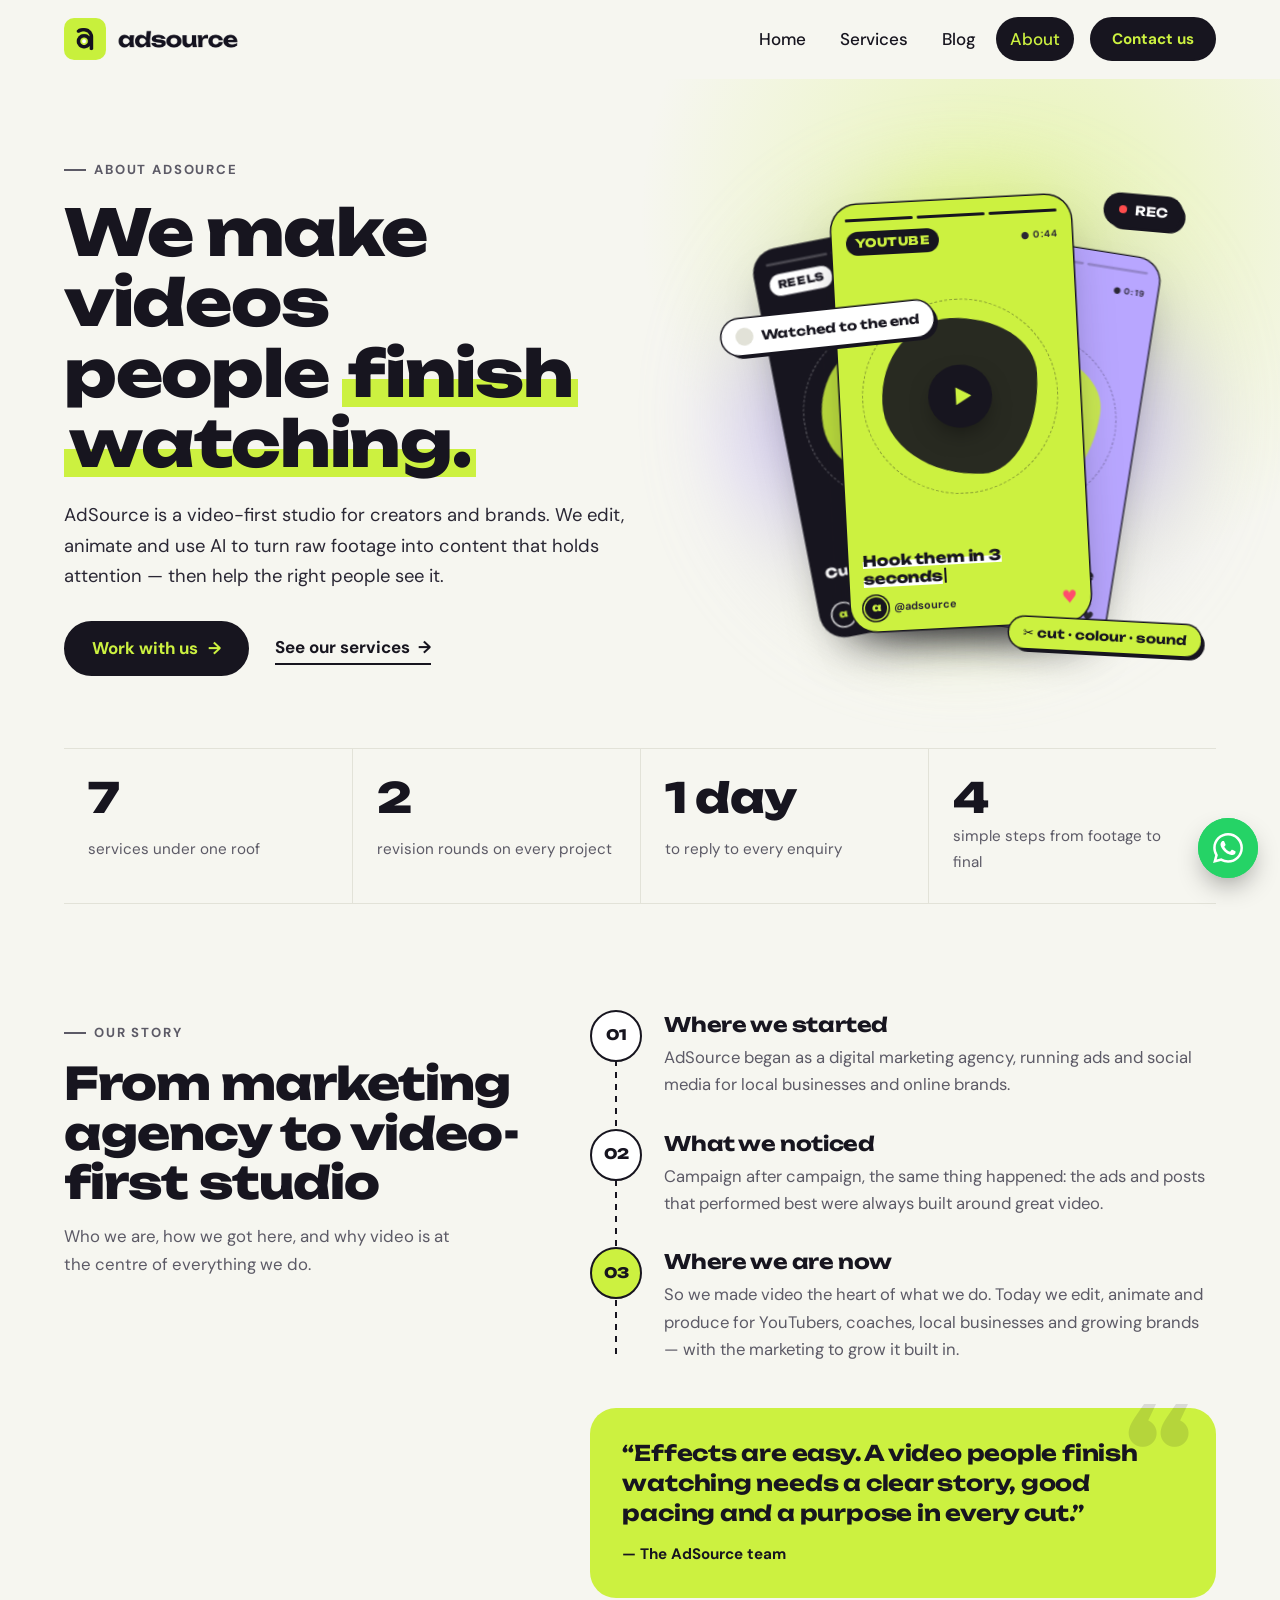
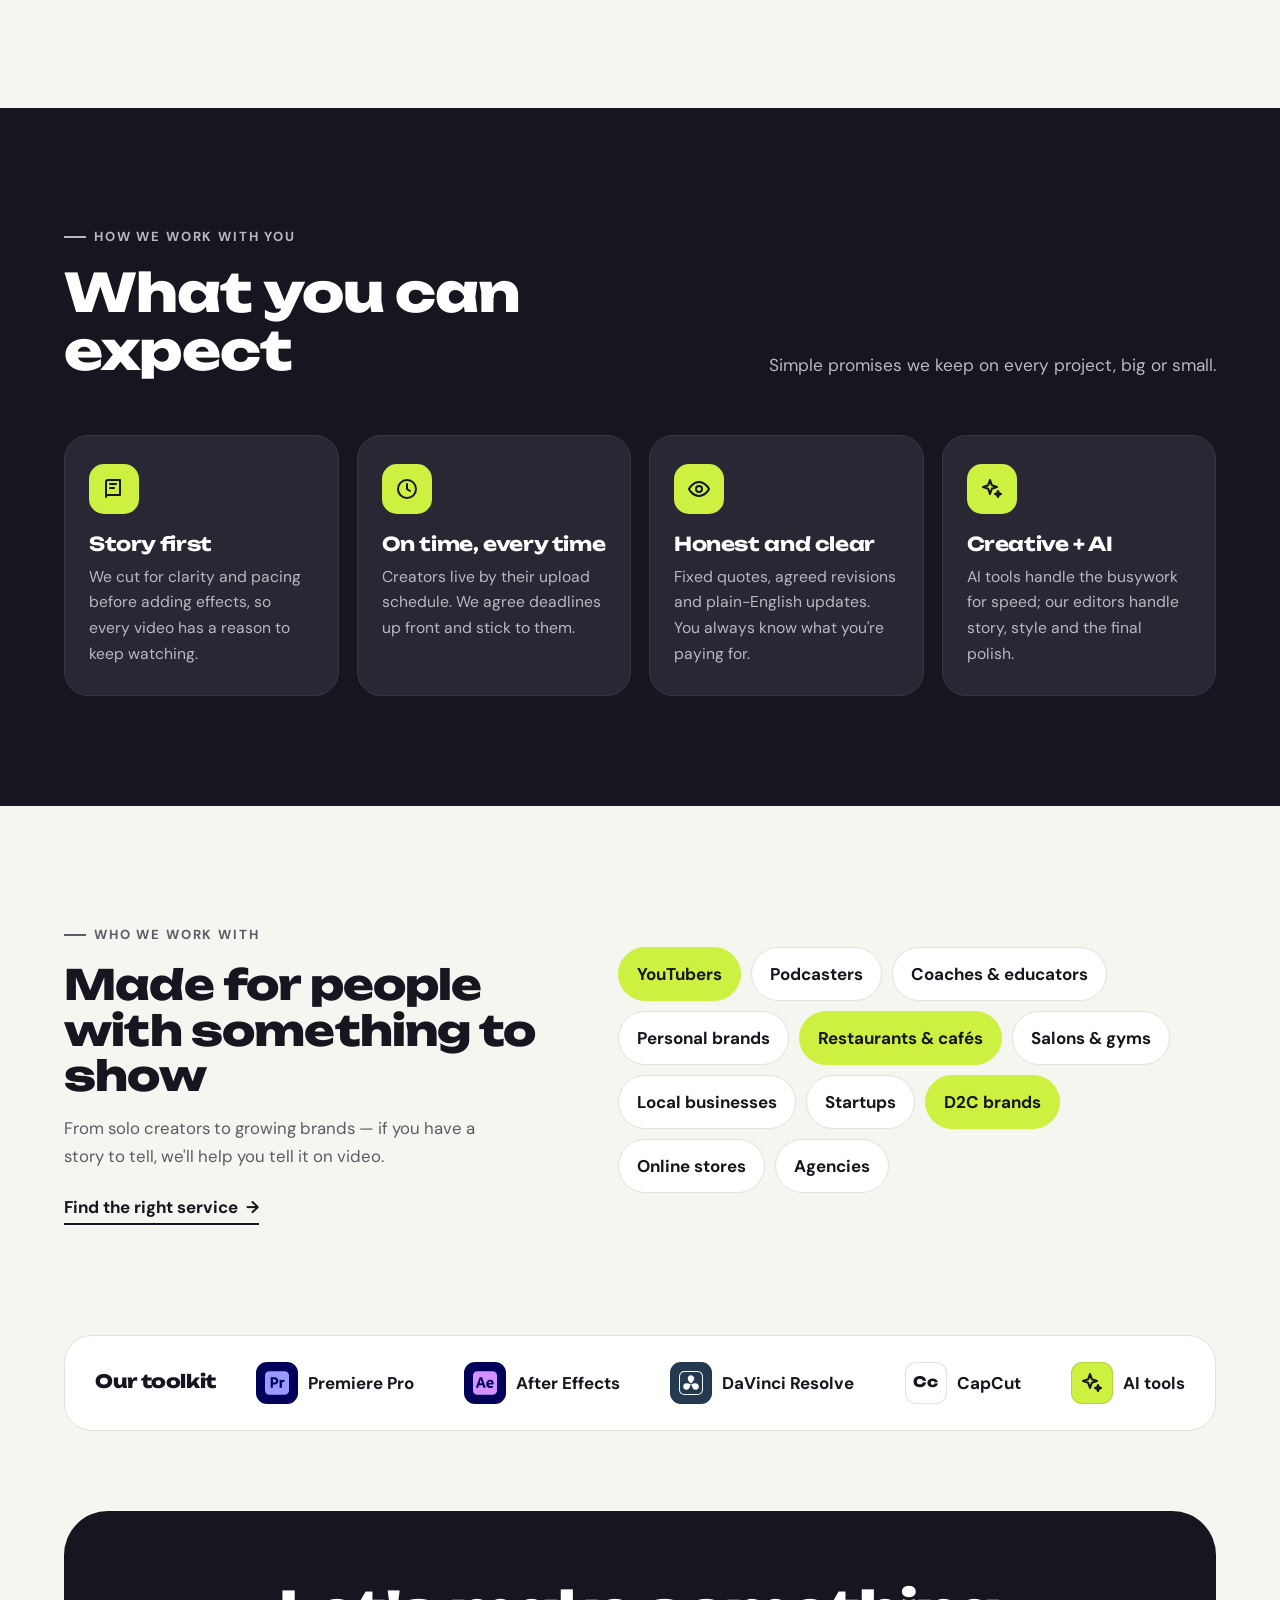
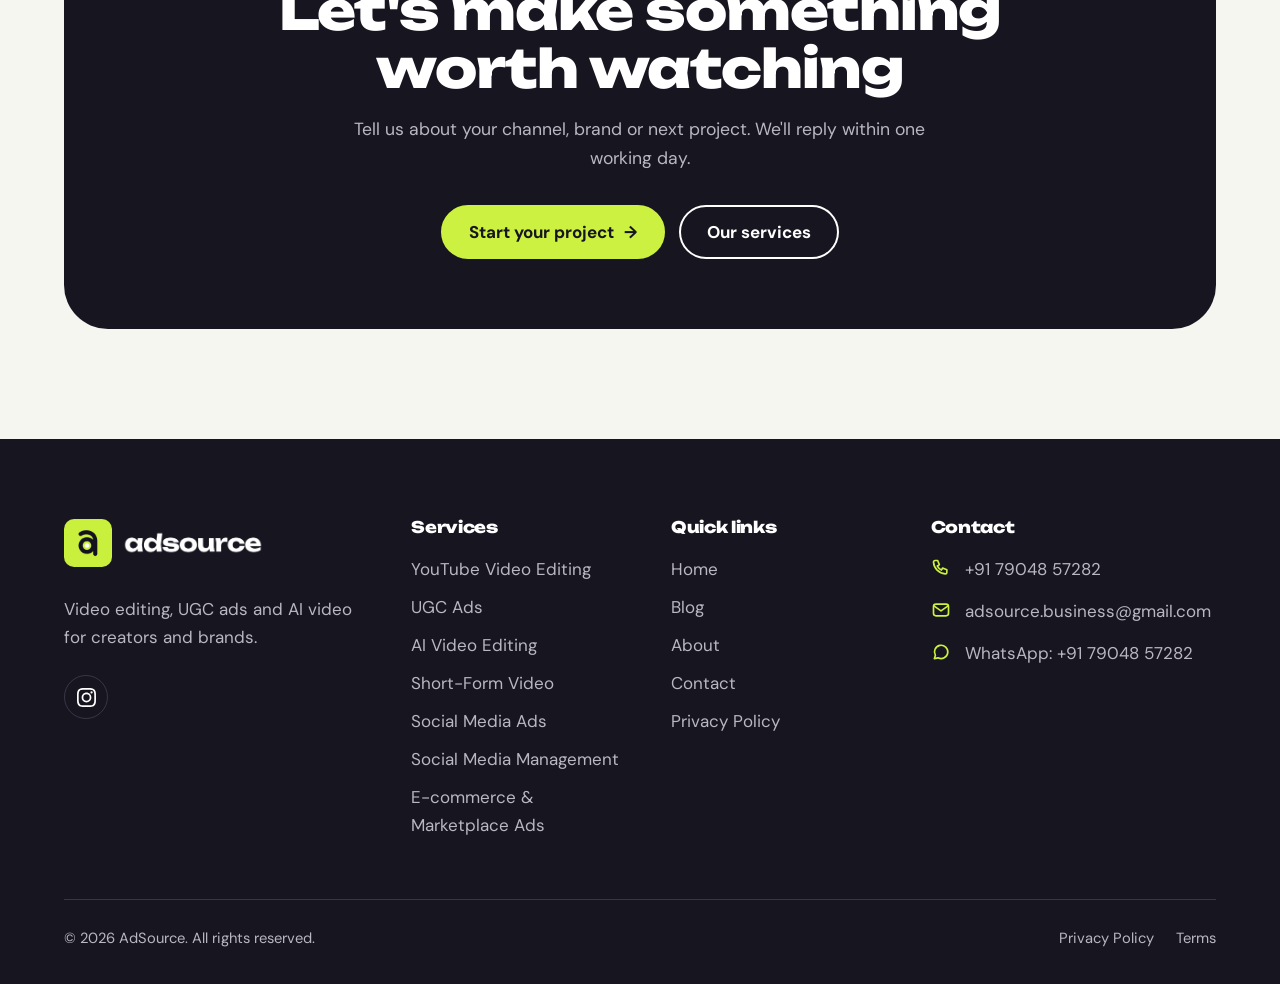
<file: about.html>
<!DOCTYPE html>
<html lang="en">
<head>
<meta charset="UTF-8">
<meta name="viewport" content="width=device-width, initial-scale=1, viewport-fit=cover">

<!-- ===== SEO ===== -->
<title>About Us | AdSource Video Editing Studio</title>
<meta name="description" content="AdSource is a video-first studio for creators and brands: YouTube editing, UGC ads, AI video and the marketing to grow it. Our story, how we work and who we work with.">
<meta property="og:type" content="website">
<meta property="og:site_name" content="AdSource">
<meta property="og:title" content="About AdSource">
<meta property="og:description" content="A video-first studio for creators and brands: editing, UGC ads, AI video and growth.">
<meta property="og:image" content="https://adsource.in/images/og-image.png">
<meta name="twitter:card" content="summary_large_image">
<meta name="theme-color" content="#CCF140">

<link rel="icon" type="image/png" href="images/favicon.png">
<link rel="apple-touch-icon" href="images/apple-touch-icon.png">
<link rel="preconnect" href="https://fonts.googleapis.com">
<link rel="preconnect" href="https://fonts.gstatic.com" crossorigin>
<link href="https://fonts.googleapis.com/css2?family=Unbounded:wght@500;700;800&family=DM+Sans:opsz,wght@9..40,400;9..40,500;9..40,700&display=swap" rel="stylesheet">
<link rel="stylesheet" href="style.css">
<script>document.documentElement.classList.add("js");try{if(sessionStorage.getItem("asZoom")){sessionStorage.removeItem("asZoom");if(!matchMedia("(prefers-reduced-motion: reduce)").matches)document.documentElement.classList.add("as-arriving")}}catch(e){}</script>
<script src="script.js" defer></script>
</head>
<body data-page="about">

<header id="site-header"></header>

<main id="main">

  <!-- ================= HERO ================= -->
  <section class="ab-hero">
    <div class="wrap ab-hero-grid">
      <div>
        <span class="eyebrow">About AdSource</span>
        <h1>We make videos people <span class="ab-mark">finish watching.</span></h1>
        <p class="ab-lead">AdSource is a video-first studio for creators and brands. We edit, animate and use AI to turn raw footage into content that holds attention — then help the right people see it.</p>
        <div class="ab-actions">
          <a href="contact.html" class="btn btn-dark">Work with us <span class="arrow">→</span></a>
          <a href="services.html" class="text-link">See our services <span class="arrow">→</span></a>
        </div>
      </div>

      <!-- Decorative: a fanned stack of vertical "reels" that swipe away one by one.
           Each card's label and caption come from data-tag / data-cap (script.js builds the inside). -->
      <div class="ab-reels" aria-hidden="true">
        <div class="ab-stack" id="ab-stack">
          <div class="ab-reel" data-theme="lime" data-tag="YouTube" data-cap="Hook them in 3 seconds"></div>
          <div class="ab-reel" data-theme="ink" data-tag="Reels" data-cap="Cut right on the beat"></div>
          <div class="ab-reel" data-theme="lilac" data-tag="Motion" data-cap="Logos that come alive"></div>
          <div class="ab-reel" data-theme="white" data-tag="AI video" data-cap="Subtitles in seconds"></div>
          <div class="ab-reel" data-theme="ink" data-tag="Ads" data-cap="Stop the scroll"></div>
        </div>
        <span class="ab-sticker ab-st-1"><i></i>Watched to the end</span>
        <span class="ab-sticker ab-st-2"><i></i>REC</span>
        <span class="ab-sticker ab-st-3">✂ cut · colour · sound</span>
      </div>
    </div>

    <!-- Facts: only use numbers that are true for your business -->
    <div class="wrap">
      <ul class="ab-facts">
        <li><strong>7</strong><span>services under one roof</span></li>
        <li><strong>2</strong><span>revision rounds on every project</span></li>
        <li><strong>1 day</strong><span>to reply to every enquiry</span></li>
        <li><strong>4</strong><span>simple steps from footage to final</span></li>
      </ul>
    </div>
  </section>

  <!-- ================= OUR STORY — replace with your own story ================= -->
  <section class="block">
    <div class="wrap ab-story">
      <div class="ab-story-head">
        <span class="eyebrow">Our story</span>
        <h2>From marketing agency to video-first studio</h2>
        <p>Who we are, how we got here, and why video is at the centre of everything we do.</p>
      </div>
      <div>
        <ol class="ab-chapters">
          <li data-reveal>
            <span class="ab-n">01</span>
            <h3>Where we started</h3>
            <p>AdSource began as a digital marketing agency, running ads and social media for local businesses and online brands.</p>
          </li>
          <li data-reveal>
            <span class="ab-n">02</span>
            <h3>What we noticed</h3>
            <p>Campaign after campaign, the same thing happened: the ads and posts that performed best were always built around great video.</p>
          </li>
          <li data-reveal>
            <span class="ab-n">03</span>
            <h3>Where we are now</h3>
            <p>So we made video the heart of what we do. Today we edit, animate and produce for YouTubers, coaches, local businesses and growing brands — with the marketing to grow it built in.</p>
          </li>
        </ol>
        <blockquote class="ab-quote" data-reveal>
          <p>“Effects are easy. A video people finish watching needs a clear story, good pacing and a purpose in every cut.”</p>
          <cite>— The AdSource team</cite>
        </blockquote>
      </div>
    </div>
  </section>

  <!-- ================= HOW WE WORK WITH YOU ================= -->
  <section class="block dark ab-principles">
    <div class="wrap">
      <div class="section-head">
        <div>
          <span class="eyebrow">How we work with you</span>
          <h2>What you can expect</h2>
        </div>
        <p>Simple promises we keep on every project, big or small.</p>
      </div>
      <div class="ab-p-grid">
        <div class="ab-p" data-reveal>
          <span class="ico"><svg viewBox="0 0 24 24" fill="none" stroke="currentColor" stroke-width="2" stroke-linecap="round" stroke-linejoin="round" aria-hidden="true"><path d="M4 19.5V5a2 2 0 0 1 2-2h12v15H6a2 2 0 0 0-2 2z"/><path d="M8 7h6M8 11h4"/></svg></span>
          <h3>Story first</h3>
          <p>We cut for clarity and pacing before adding effects, so every video has a reason to keep watching.</p>
        </div>
        <div class="ab-p" data-reveal>
          <span class="ico"><svg viewBox="0 0 24 24" fill="none" stroke="currentColor" stroke-width="2" stroke-linecap="round" stroke-linejoin="round" aria-hidden="true"><circle cx="12" cy="12" r="9"/><path d="M12 7v5l3 2"/></svg></span>
          <h3>On time, every time</h3>
          <p>Creators live by their upload schedule. We agree deadlines up front and stick to them.</p>
        </div>
        <div class="ab-p" data-reveal>
          <span class="ico"><svg viewBox="0 0 24 24" fill="none" stroke="currentColor" stroke-width="2" stroke-linecap="round" stroke-linejoin="round" aria-hidden="true"><path d="M2 12s3.5-7 10-7 10 7 10 7-3.5 7-10 7S2 12 2 12z"/><circle cx="12" cy="12" r="3"/></svg></span>
          <h3>Honest and clear</h3>
          <p>Fixed quotes, agreed revisions and plain-English updates. You always know what you're paying for.</p>
        </div>
        <div class="ab-p" data-reveal>
          <span class="ico"><svg viewBox="0 0 24 24" fill="none" stroke="currentColor" stroke-width="2" stroke-linecap="round" stroke-linejoin="round" aria-hidden="true"><path d="M10 3l1.8 5.2L17 10l-5.2 1.8L10 17l-1.8-5.2L3 10l5.2-1.8z"/><path d="M18 14l.9 2.1L21 17l-2.1.9L18 20l-.9-2.1L15 17l2.1-.9z"/></svg></span>
          <h3>Creative + AI</h3>
          <p>AI tools handle the busywork for speed; our editors handle story, style and the final polish.</p>
        </div>
      </div>
    </div>
  </section>

  <!-- ================= WHO WE WORK WITH ================= -->
  <section class="block">
    <div class="wrap ab-who">
      <div>
        <span class="eyebrow">Who we work with</span>
        <h2>Made for people with something to show</h2>
        <p>From solo creators to growing brands — if you have a story to tell, we'll help you tell it on video.</p>
        <a href="services.html" class="text-link">Find the right service <span class="arrow">→</span></a>
      </div>
      <ul class="ab-tags" data-reveal>
        <li>YouTubers</li><li>Podcasters</li><li>Coaches &amp; educators</li><li>Personal brands</li>
        <li>Restaurants &amp; cafés</li><li>Salons &amp; gyms</li><li>Local businesses</li>
        <li>Startups</li><li>D2C brands</li><li>Online stores</li><li>Agencies</li>
      </ul>
    </div>
  </section>

  <!-- ================= TOOLKIT ================= -->
  <section class="block-tight" style="padding-top:0">
    <div class="wrap">
      <div class="ab-tools" data-reveal>
        <h2>Our toolkit</h2>
        <ul>
          <li><span class="ab-t" style="background:#00005B;color:#9999FF" data-icon="adobepremierepro"></span>Premiere Pro</li>
          <li><span class="ab-t" style="background:#00005B;color:#D291FF" data-icon="adobeaftereffects"></span>After Effects</li>
          <li><span class="ab-t" style="background:#233A51;color:#FFFFFF" data-icon="davinciresolve"></span>DaVinci Resolve</li>
          <li><span class="ab-t" style="background:var(--white);color:var(--ink)">Cc</span>CapCut</li>
          <li><span class="ab-t" style="background:var(--lime);color:var(--ink)"><svg viewBox="0 0 24 24" fill="none" stroke="currentColor" stroke-width="2" stroke-linecap="round" stroke-linejoin="round" aria-hidden="true"><path d="M10 3l1.8 5.2L17 10l-5.2 1.8L10 17l-1.8-5.2L3 10l5.2-1.8z"/><path d="M18 14l.9 2.1L21 17l-2.1.9L18 20l-.9-2.1L15 17l2.1-.9z"/></svg></span>AI tools</li>
        </ul>
      </div>
    </div>
  </section>

  <section>
    <div class="wrap">
      <div class="cta-band" data-reveal>
        <h2>Let's make something worth watching</h2>
        <p>Tell us about your channel, brand or next project. We'll reply within one working day.</p>
        <div class="actions">
          <a href="contact.html" class="btn btn-lime">Start your project <span class="arrow">→</span></a>
          <a href="services.html" class="btn btn-ghost">Our services</a>
        </div>
      </div>
    </div>
  </section>

</main>

<footer id="site-footer"></footer>
</body>
</html>
</file>
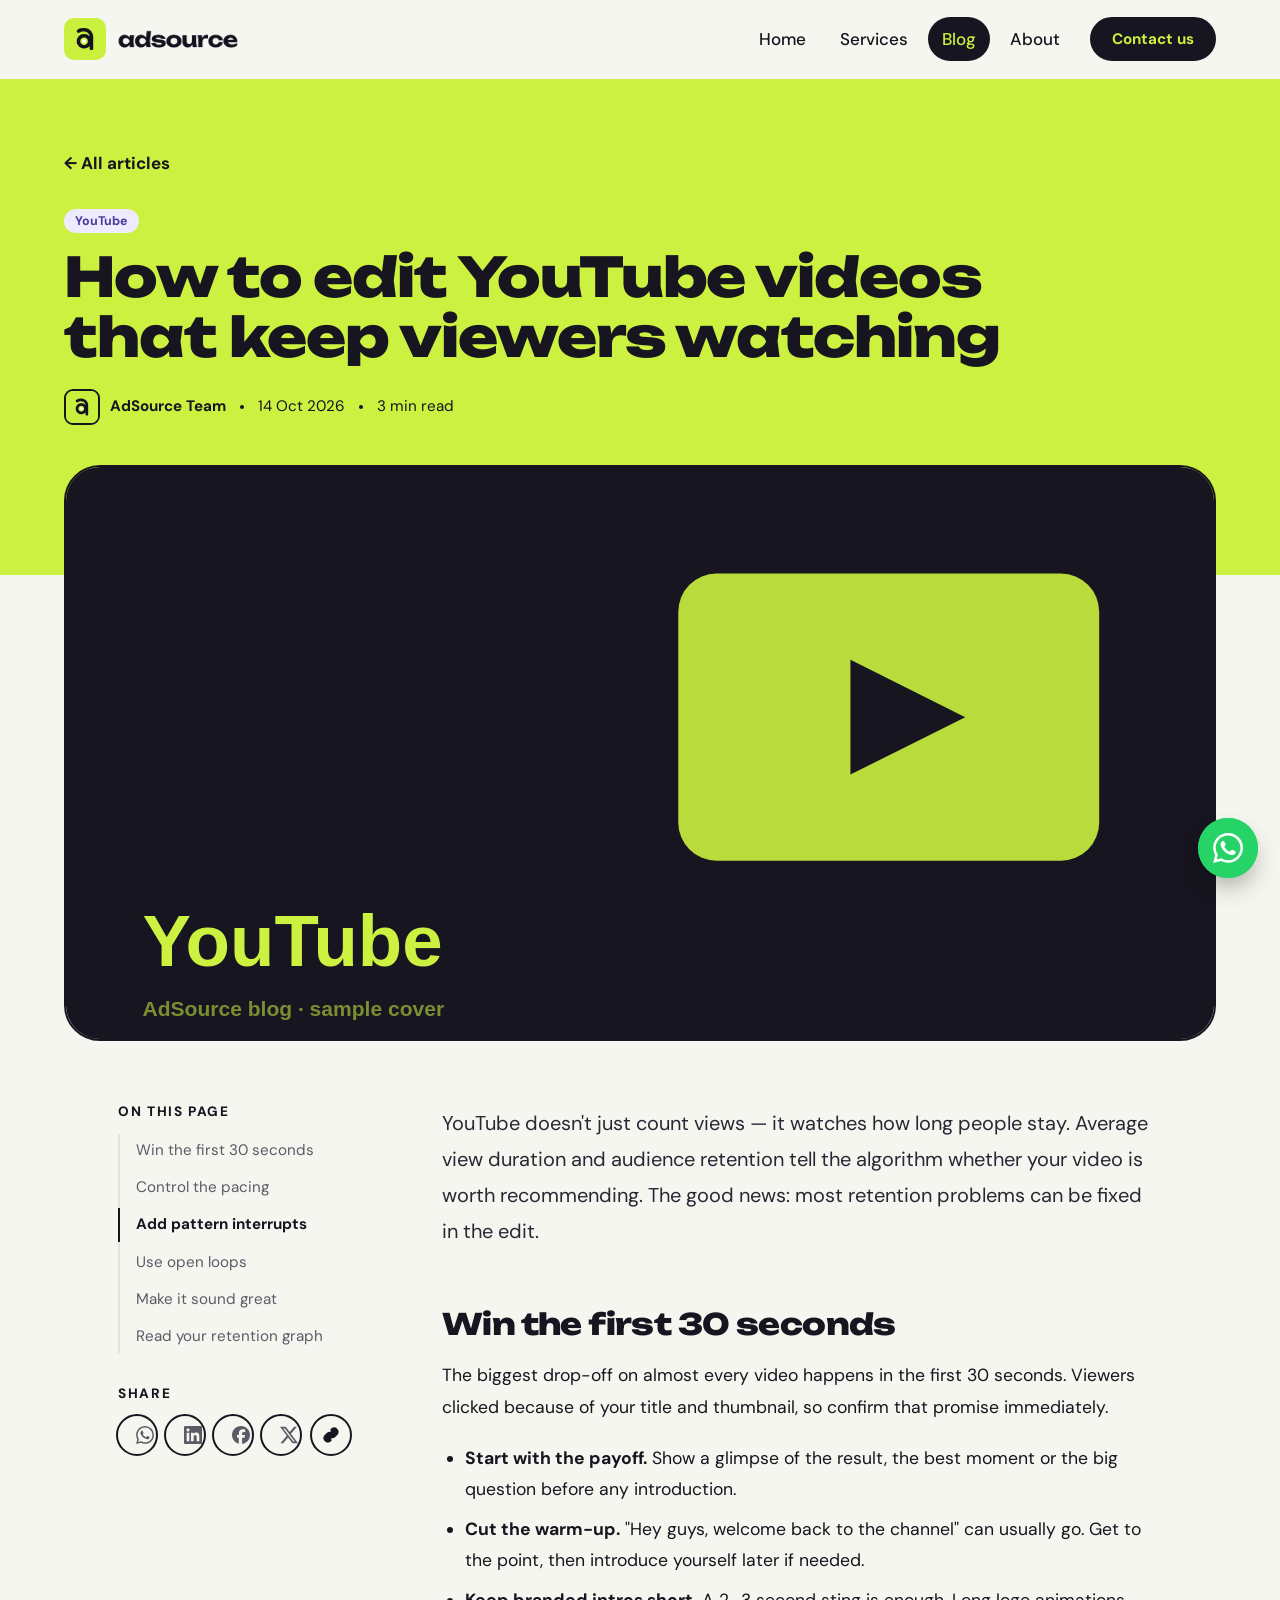
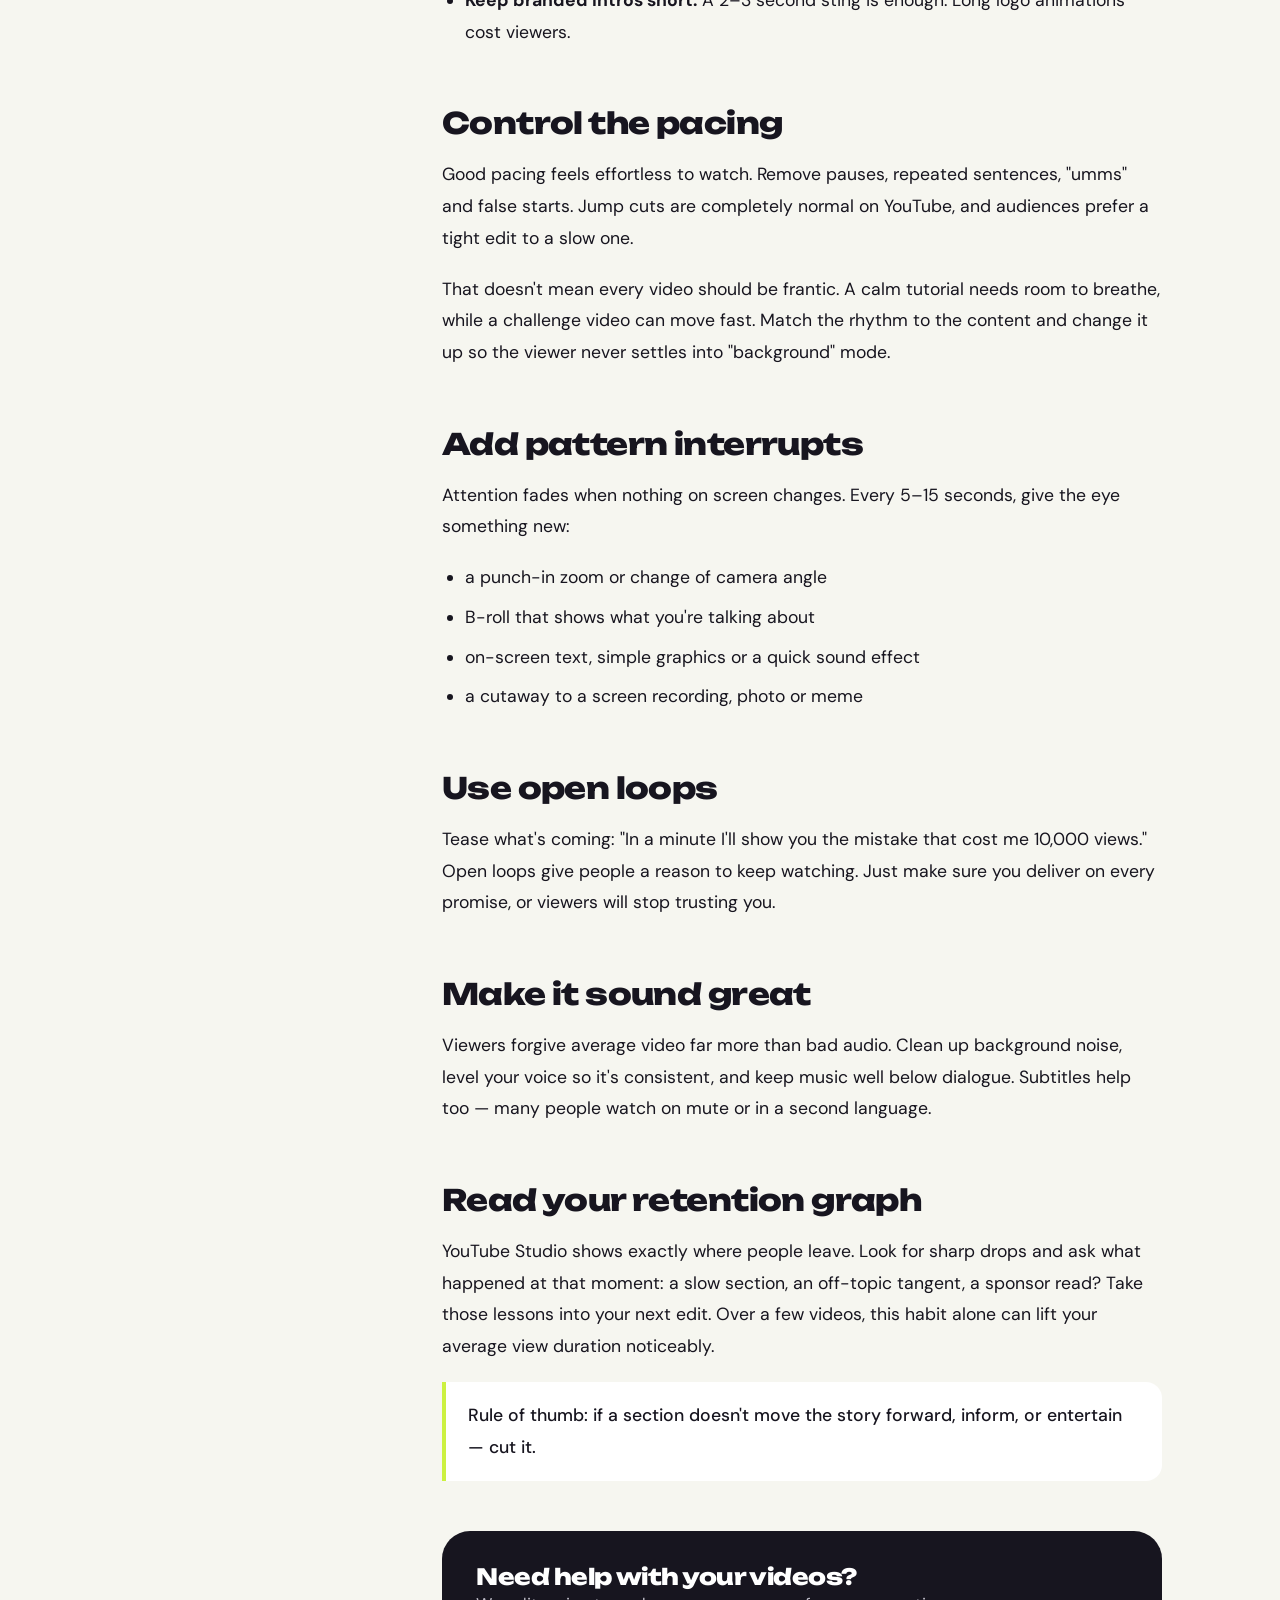
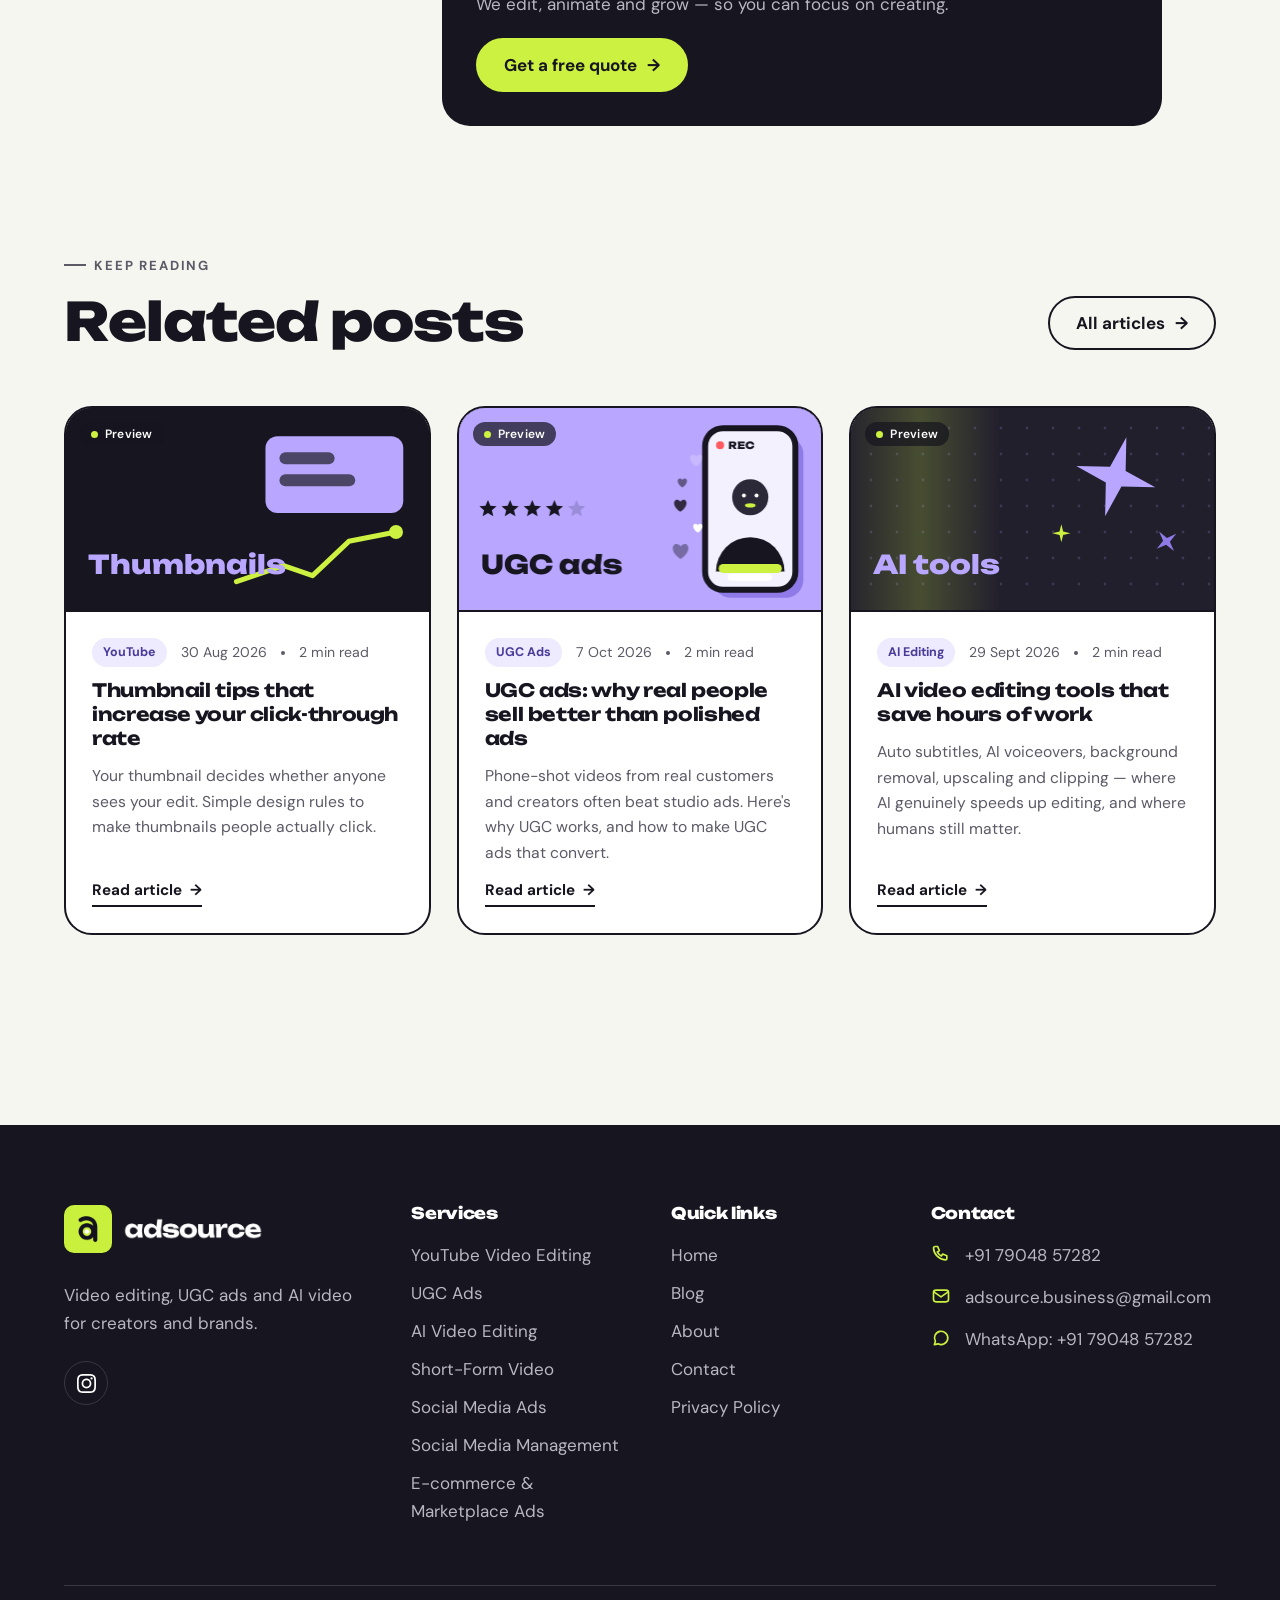
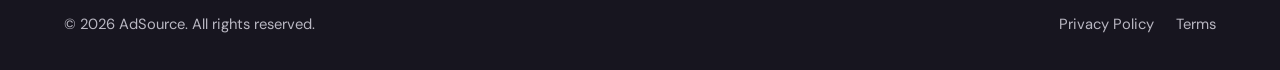
<file: blog-post.html>
<!DOCTYPE html>
<html lang="en">
<head>
<meta charset="UTF-8">
<meta name="viewport" content="width=device-width, initial-scale=1, viewport-fit=cover">

<!-- ===== SEO =====
     This is the article template. The title, description and social preview
     are filled in automatically from BLOG_POSTS in script.js.
     Open an article with: blog-post.html?post=ARTICLE-SLUG -->
<title>Article | AdSource Blog</title>
<meta name="description" content="Video editing and social media tips from the AdSource team.">
<meta property="og:type" content="article">
<meta property="og:site_name" content="AdSource">
<meta property="og:title" content="AdSource Blog">
<meta property="og:description" content="Video editing and social media tips from the AdSource team.">
<meta property="og:url" content="">
<meta property="og:image" content="https://adsource.in/images/og-image.png">
<meta name="twitter:card" content="summary_large_image">
<meta name="theme-color" content="#CCF140">

<link rel="icon" type="image/png" href="images/favicon.png">
<link rel="apple-touch-icon" href="images/apple-touch-icon.png">
<link rel="preconnect" href="https://fonts.googleapis.com">
<link rel="preconnect" href="https://fonts.gstatic.com" crossorigin>
<link href="https://fonts.googleapis.com/css2?family=Unbounded:wght@500;700;800&family=DM+Sans:opsz,wght@9..40,400;9..40,500;9..40,700&display=swap" rel="stylesheet">
<link rel="stylesheet" href="style.css">
<script>document.documentElement.classList.add("js");try{if(sessionStorage.getItem("asZoom")){sessionStorage.removeItem("asZoom");if(!matchMedia("(prefers-reduced-motion: reduce)").matches)document.documentElement.classList.add("as-arriving")}}catch(e){}</script>
<script src="script.js" defer></script>
</head>
<body data-page="blog">

<header id="site-header"></header>

<main id="main">
  <div id="article">

    <section class="article-hero">
      <div class="wrap">
        <a class="back" href="blog.html">← All articles</a>
        <div><span class="tag" id="a-category">Blog</span></div>
        <h1 id="a-title">Loading article…</h1>
        <div class="post-meta">
          <span class="author"><img src="images/logo-icon.png" alt="" width="256" height="256"><span id="a-author">AdSource Team</span></span>
          <span class="dot"></span><time id="a-date"></time>
          <span class="dot"></span><span id="a-read"></span>
        </div>
      </div>
    </section>

    <div class="wrap">
      <div class="article-cover"><img id="a-cover" src="images/blog/cover-01.svg" alt="" width="1200" height="675"></div>

      <div class="article-layout">
        <aside>
          <nav class="toc" aria-labelledby="toc-title">
            <h2 id="toc-title">On this page</h2>
            <ol id="toc-list"></ol>
            <div class="share">
              <h2>Share</h2>
              <div class="share-btns" id="share-btns"></div>
            </div>
          </nav>
        </aside>

        <article>
          <div class="prose" id="a-body"></div>
          <div class="article-cta">
            <div>
              <h2>Need help with your videos?</h2>
              <p>We edit, animate and grow — so you can focus on creating.</p>
            </div>
            <a href="contact.html" class="btn btn-lime">Get a free quote <span class="arrow">→</span></a>
          </div>
        </article>
      </div>
    </div>

    <section class="block-tight">
      <div class="wrap">
        <div class="section-head">
          <div><span class="eyebrow">Keep reading</span><h2>Related posts</h2></div>
          <a href="blog.html" class="btn btn-ghost">All articles <span class="arrow">→</span></a>
        </div>
        <div class="post-grid" id="related-posts"></div>
      </div>
    </section>

  </div>
</main>

<footer id="site-footer"></footer>
</body>
</html>
</file>
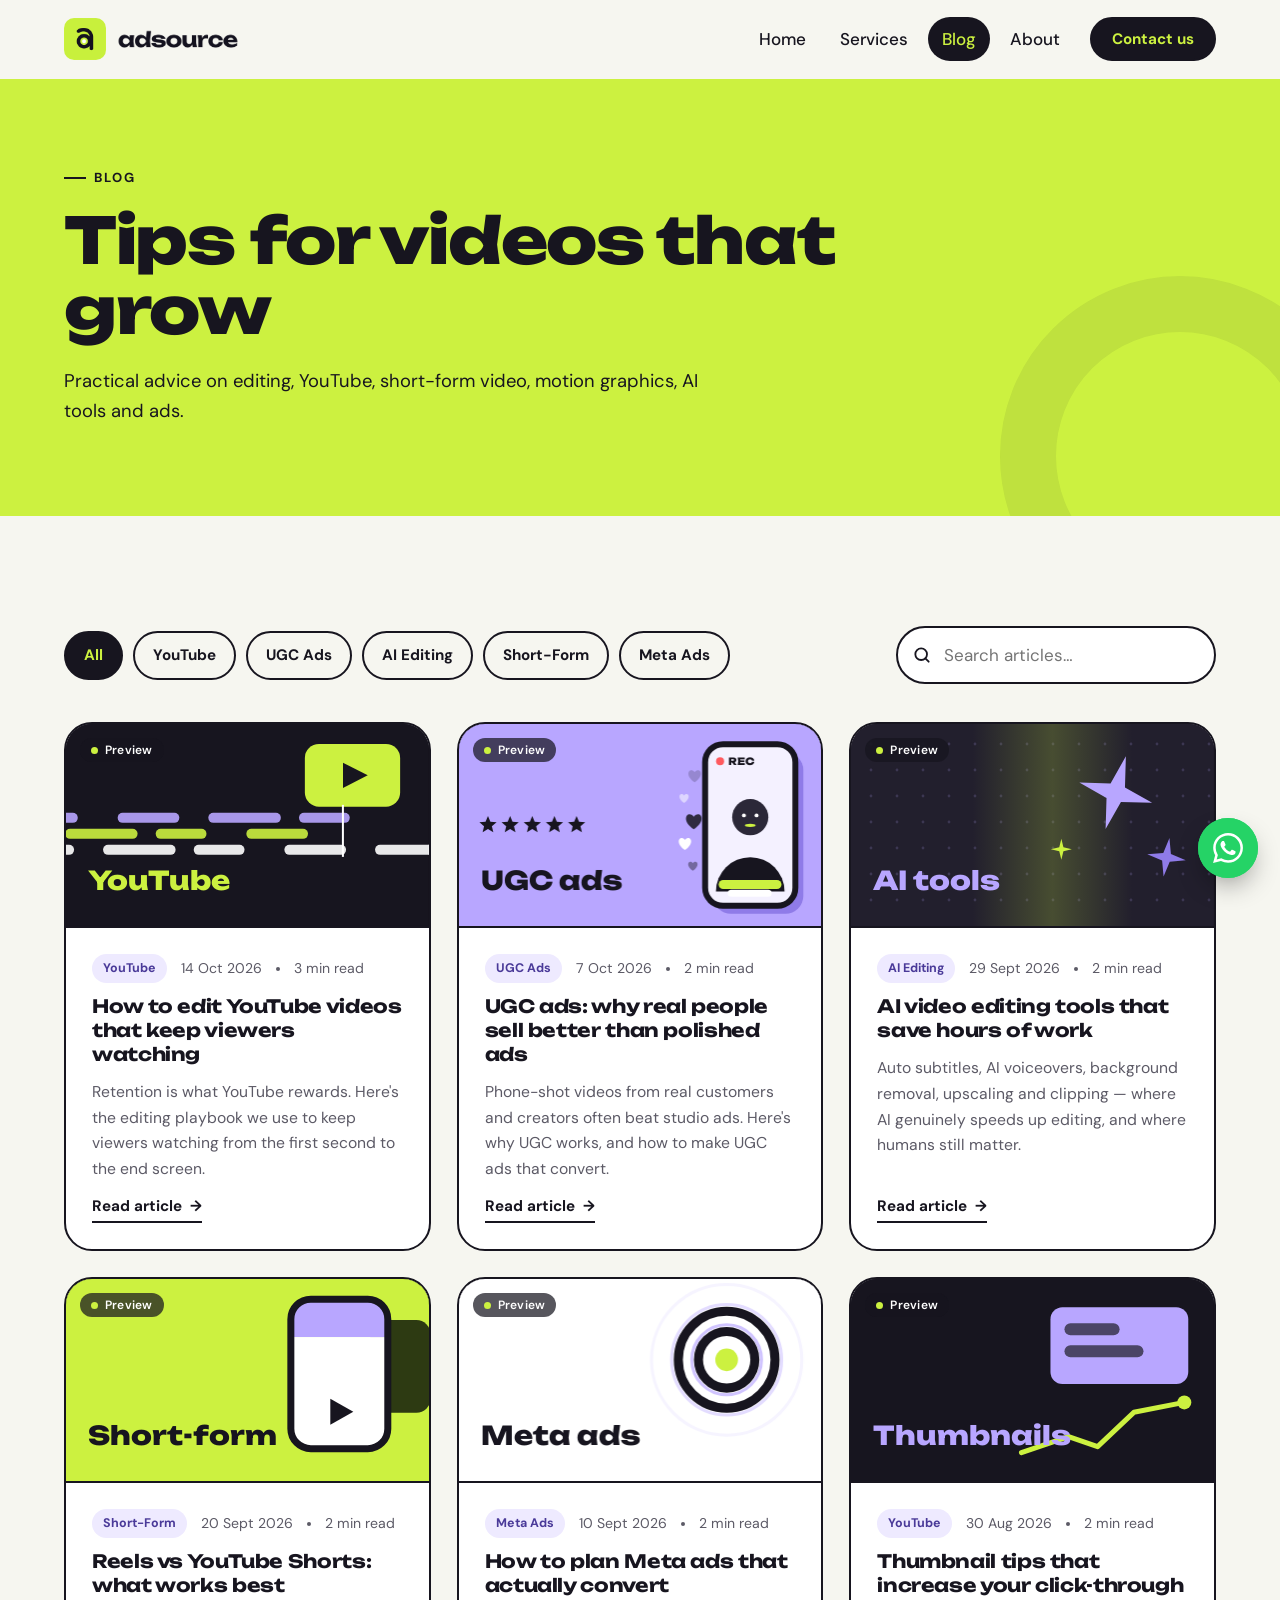
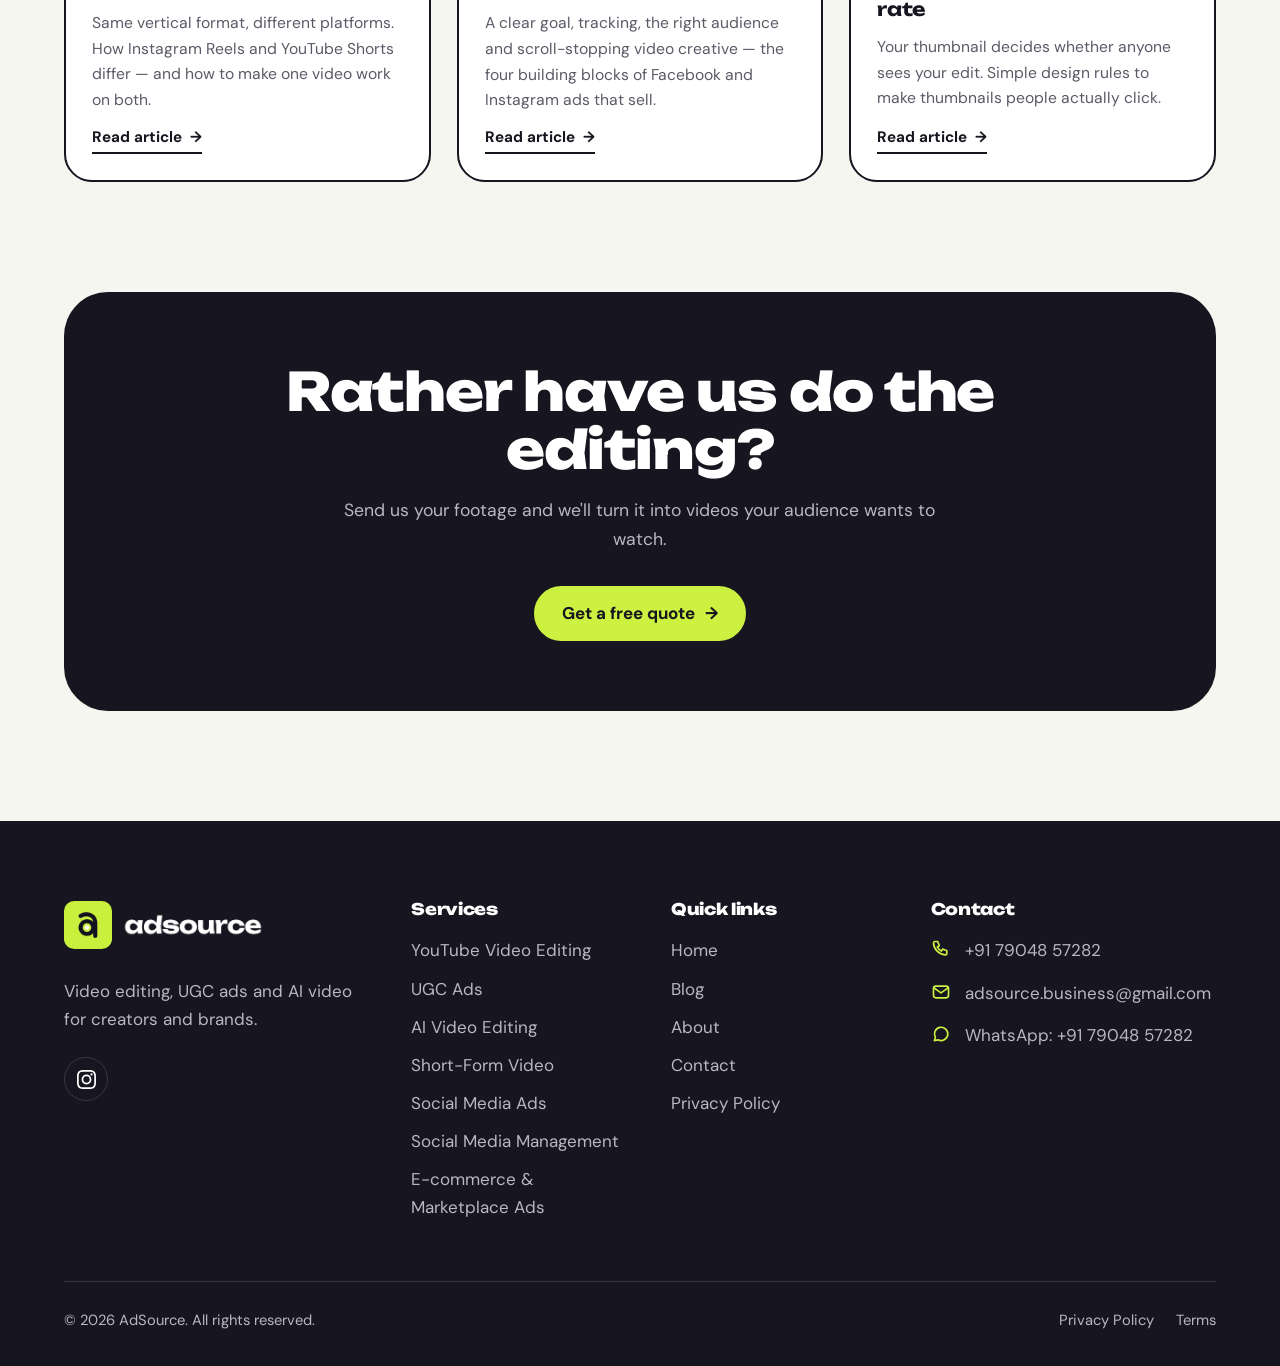
<file: blog.html>
<!DOCTYPE html>
<html lang="en">
<head>
<meta charset="UTF-8">
<meta name="viewport" content="width=device-width, initial-scale=1, viewport-fit=cover">

<!-- ===== SEO ===== -->
<title>Blog | Video Editing, YouTube & Social Media Tips | AdSource</title>
<meta name="description" content="Practical tips on YouTube editing, motion graphics, AI video tools, Reels and Shorts, Meta ads and thumbnails from the AdSource team.">
<meta property="og:type" content="website">
<meta property="og:site_name" content="AdSource">
<meta property="og:title" content="AdSource Blog">
<meta property="og:description" content="Video editing, YouTube growth and social media tips for creators and brands.">
<meta property="og:image" content="https://adsource.in/images/og-image.png">
<meta name="twitter:card" content="summary_large_image">
<meta name="theme-color" content="#CCF140">

<link rel="icon" type="image/png" href="images/favicon.png">
<link rel="apple-touch-icon" href="images/apple-touch-icon.png">
<link rel="preconnect" href="https://fonts.googleapis.com">
<link rel="preconnect" href="https://fonts.gstatic.com" crossorigin>
<link href="https://fonts.googleapis.com/css2?family=Unbounded:wght@500;700;800&family=DM+Sans:opsz,wght@9..40,400;9..40,500;9..40,700&display=swap" rel="stylesheet">
<link rel="stylesheet" href="style.css">
<script>document.documentElement.classList.add("js");try{if(sessionStorage.getItem("asZoom")){sessionStorage.removeItem("asZoom");if(!matchMedia("(prefers-reduced-motion: reduce)").matches)document.documentElement.classList.add("as-arriving")}}catch(e){}</script>
<script src="script.js" defer></script>
</head>
<body data-page="blog">

<header id="site-header"></header>

<main id="main">

  <section class="page-hero">
    <div class="wrap">
      <span class="eyebrow">Blog</span>
      <h1>Tips for videos that grow</h1>
      <p>Practical advice on editing, YouTube, short-form video, motion graphics, AI tools and ads.</p>
    </div>
  </section>

  <!-- Articles come from script.js → BLOG_POSTS -->
  <section class="block">
    <div class="wrap">
      <div class="blog-toolbar">
        <div class="filters" id="blog-filters" role="group" aria-label="Filter articles by category"></div>
        <div class="search">
          <label for="blog-search" class="sr-only">Search articles</label>
          <svg viewBox="0 0 24 24" fill="none" stroke="currentColor" stroke-width="2.2" stroke-linecap="round" aria-hidden="true"><circle cx="11" cy="11" r="7"/><path d="M20 20l-4-4"/></svg>
          <input type="search" id="blog-search" placeholder="Search articles…" autocomplete="off">
        </div>
      </div>
      <p class="sr-only" id="blog-count" role="status"></p>
      <div class="post-grid" id="post-grid"></div>
      <p class="empty" id="blog-empty" hidden>No articles match your search. Try another word or category.</p>
    </div>
  </section>

  <section>
    <div class="wrap">
      <div class="cta-band" data-reveal>
        <h2>Rather have us do the editing?</h2>
        <p>Send us your footage and we'll turn it into videos your audience wants to watch.</p>
        <div class="actions">
          <a href="contact.html" class="btn btn-lime">Get a free quote <span class="arrow">→</span></a>
        </div>
      </div>
    </div>
  </section>

</main>

<footer id="site-footer"></footer>
</body>
</html>
</file>
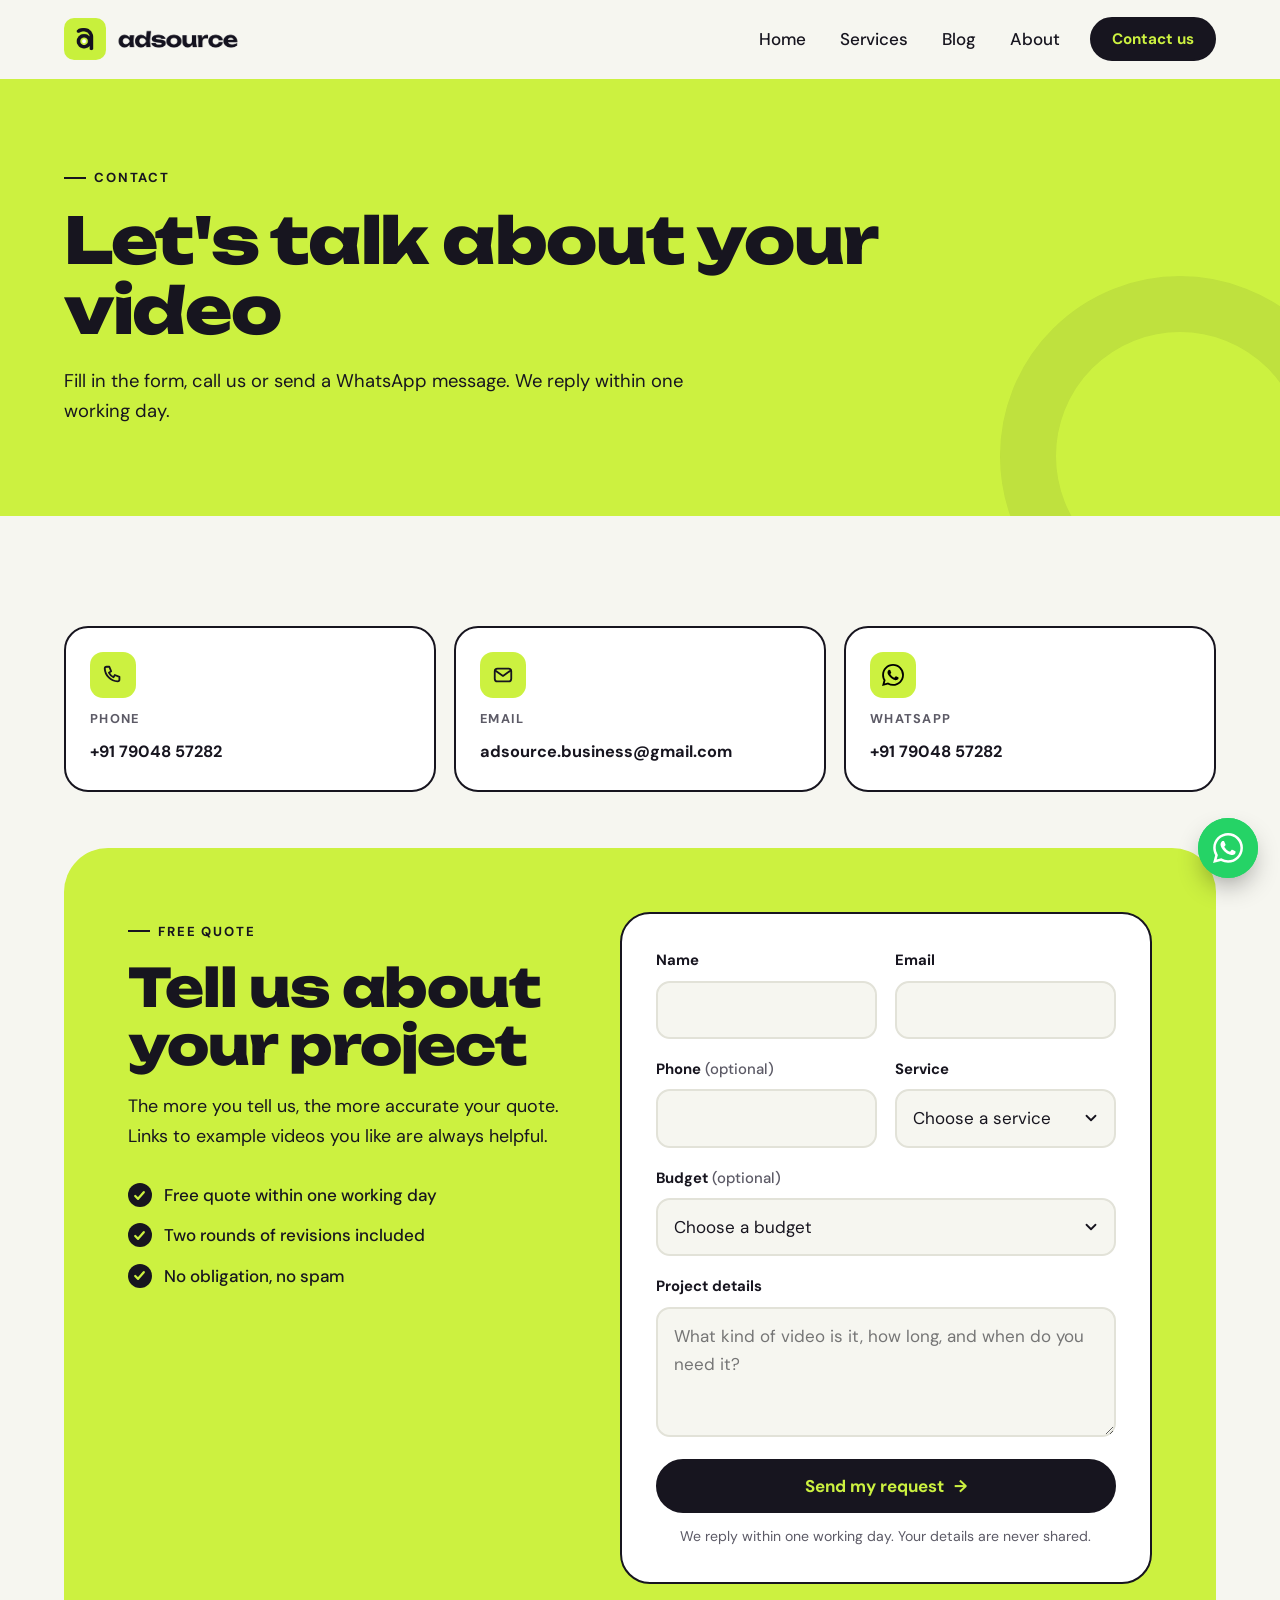
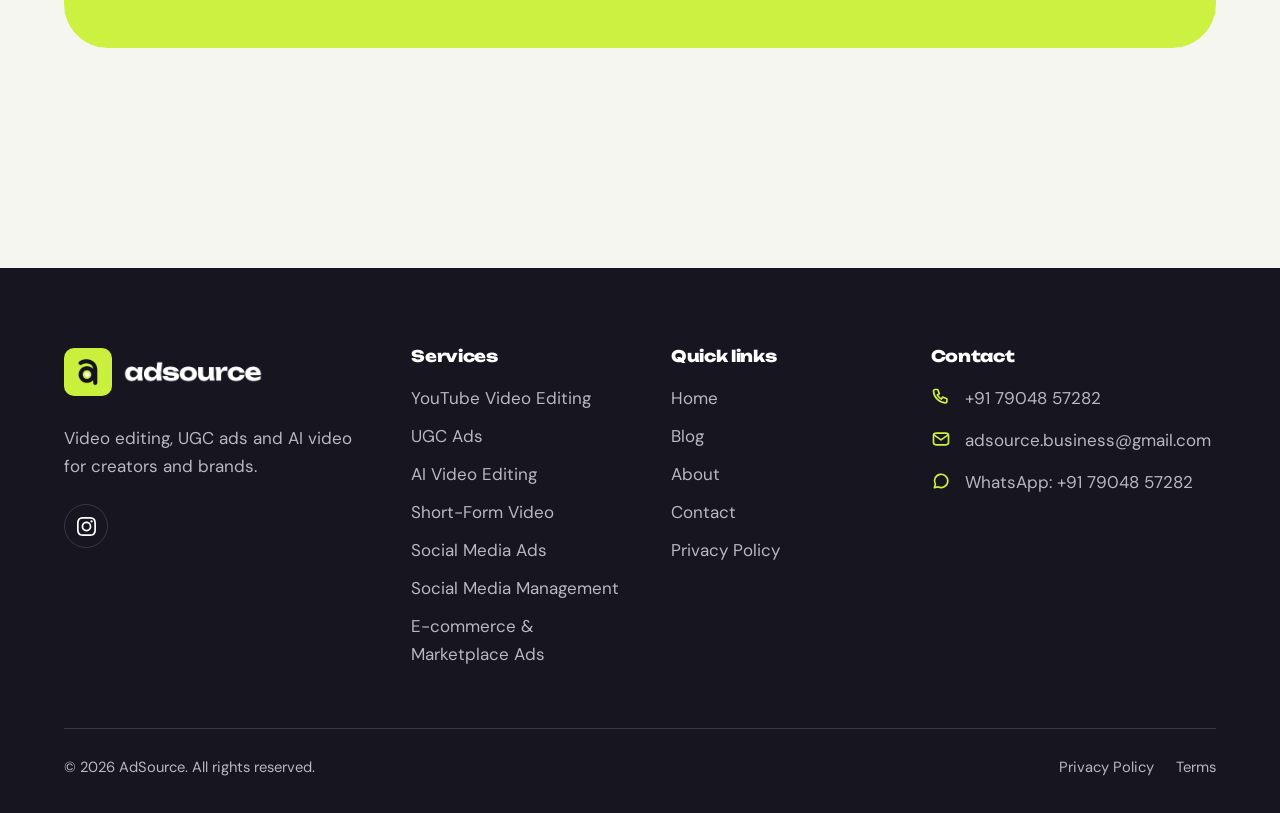
<file: contact.html>
<!DOCTYPE html>
<html lang="en">
<head>
<meta charset="UTF-8">
<meta name="viewport" content="width=device-width, initial-scale=1, viewport-fit=cover">

<!-- ===== SEO ===== -->
<title>Contact | Get a Free Video Editing Quote | AdSource</title>
<meta name="description" content="Tell us about your video project and get a free quote within one working day. Call, email or WhatsApp AdSource.">
<meta property="og:type" content="website">
<meta property="og:site_name" content="AdSource">
<meta property="og:title" content="Contact AdSource">
<meta property="og:description" content="Get a free quote for YouTube editing, UGC ads, AI video editing and more.">
<meta property="og:image" content="https://adsource.in/images/og-image.png">
<meta name="twitter:card" content="summary_large_image">
<meta name="theme-color" content="#CCF140">

<link rel="icon" type="image/png" href="images/favicon.png">
<link rel="apple-touch-icon" href="images/apple-touch-icon.png">
<link rel="preconnect" href="https://fonts.googleapis.com">
<link rel="preconnect" href="https://fonts.gstatic.com" crossorigin>
<link href="https://fonts.googleapis.com/css2?family=Unbounded:wght@500;700;800&family=DM+Sans:opsz,wght@9..40,400;9..40,500;9..40,700&display=swap" rel="stylesheet">
<link rel="stylesheet" href="style.css">
<script>document.documentElement.classList.add("js");try{if(sessionStorage.getItem("asZoom")){sessionStorage.removeItem("asZoom");if(!matchMedia("(prefers-reduced-motion: reduce)").matches)document.documentElement.classList.add("as-arriving")}}catch(e){}</script>
<script src="script.js" defer></script>
</head>
<body data-page="contact">

<header id="site-header"></header>

<main id="main">

  <section class="page-hero">
    <div class="wrap">
      <span class="eyebrow">Contact</span>
      <h1>Let's talk about your video</h1>
      <p>Fill in the form, call us or send a WhatsApp message. We reply within one working day.</p>
    </div>
  </section>

  <section class="block">
    <div class="wrap">
      <!-- These cards show the details from script.js → CONFIG -->
      <div class="contact-info">
        <a class="info-card" href="#" data-contact="phone" data-reveal>
          <span class="ico"><svg viewBox="0 0 24 24" fill="none" stroke="currentColor" stroke-width="2" stroke-linecap="round" stroke-linejoin="round" aria-hidden="true"><path d="M5 3h3l2 5-2.5 1.5a11 11 0 0 0 5 5L14 12l5 2v3a2 2 0 0 1-2 2A15 15 0 0 1 3 5a2 2 0 0 1 2-2z"/></svg></span>
          <small>Phone</small><strong></strong>
        </a>
        <a class="info-card" href="#" data-contact="email" data-reveal>
          <span class="ico"><svg viewBox="0 0 24 24" fill="none" stroke="currentColor" stroke-width="2" stroke-linecap="round" stroke-linejoin="round" aria-hidden="true"><rect x="3" y="5" width="18" height="14" rx="3"/><path d="M3.5 7l8.5 6 8.5-6"/></svg></span>
          <small>Email</small><strong></strong>
        </a>
        <a class="info-card" href="#" data-contact="whatsapp" data-reveal>
          <span class="ico" data-icon="whatsapp" style="padding:12px"></span>
          <small>WhatsApp</small><strong></strong>
        </a>
      </div>

      <div class="contact-card" id="contact">
        <div class="intro">
          <span class="eyebrow" style="color:var(--ink)">Free quote</span>
          <h2>Tell us about your project</h2>
          <p>The more you tell us, the more accurate your quote. Links to example videos you like are always helpful.</p>
          <ul class="perks">
            <li>Free quote within one working day</li>
            <li>Two rounds of revisions included</li>
            <li>No obligation, no spam</li>
          </ul>
        </div>

        <!-- Contact form. Delivery is set in script.js → CONFIG.formEndpoint -->
        <form class="lead-form" id="contact-form" novalidate>
          <div class="form-grid">
            <div class="field">
              <label for="f-name">Name</label>
              <input id="f-name" name="name" type="text" autocomplete="name" required aria-describedby="e-name">
              <span class="err" id="e-name">Please enter your name.</span>
            </div>
            <div class="field">
              <label for="f-email">Email</label>
              <input id="f-email" name="email" type="email" autocomplete="email" required aria-describedby="e-email">
              <span class="err" id="e-email">Please enter a valid email.</span>
            </div>
            <div class="field">
              <label for="f-phone">Phone <span class="opt">(optional)</span></label>
              <input id="f-phone" name="phone" type="tel" autocomplete="tel">
            </div>
            <div class="field">
              <label for="f-service">Service</label>
              <select id="f-service" name="service" data-services required aria-describedby="e-service"></select>
              <span class="err" id="e-service">Please choose a service.</span>
            </div>
            <div class="field full">
              <label for="f-budget">Budget <span class="opt">(optional)</span></label>
              <select id="f-budget" name="budget" data-budgets></select>
            </div>
            <div class="field full">
              <label for="f-details">Project details</label>
              <textarea id="f-details" name="details" placeholder="What kind of video is it, how long, and when do you need it?"></textarea>
            </div>
            <input type="text" name="_gotcha" tabindex="-1" autocomplete="off" style="display:none" aria-hidden="true">
          </div>
          <button type="submit" class="btn btn-dark">Send my request <span class="arrow">→</span></button>
          <p class="form-error" role="alert"></p>
          <p class="form-note">We reply within one working day. Your details are never shared.</p>
        </form>
      </div>
    </div>
  </section>

</main>

<footer id="site-footer"></footer>
</body>
</html>
</file>
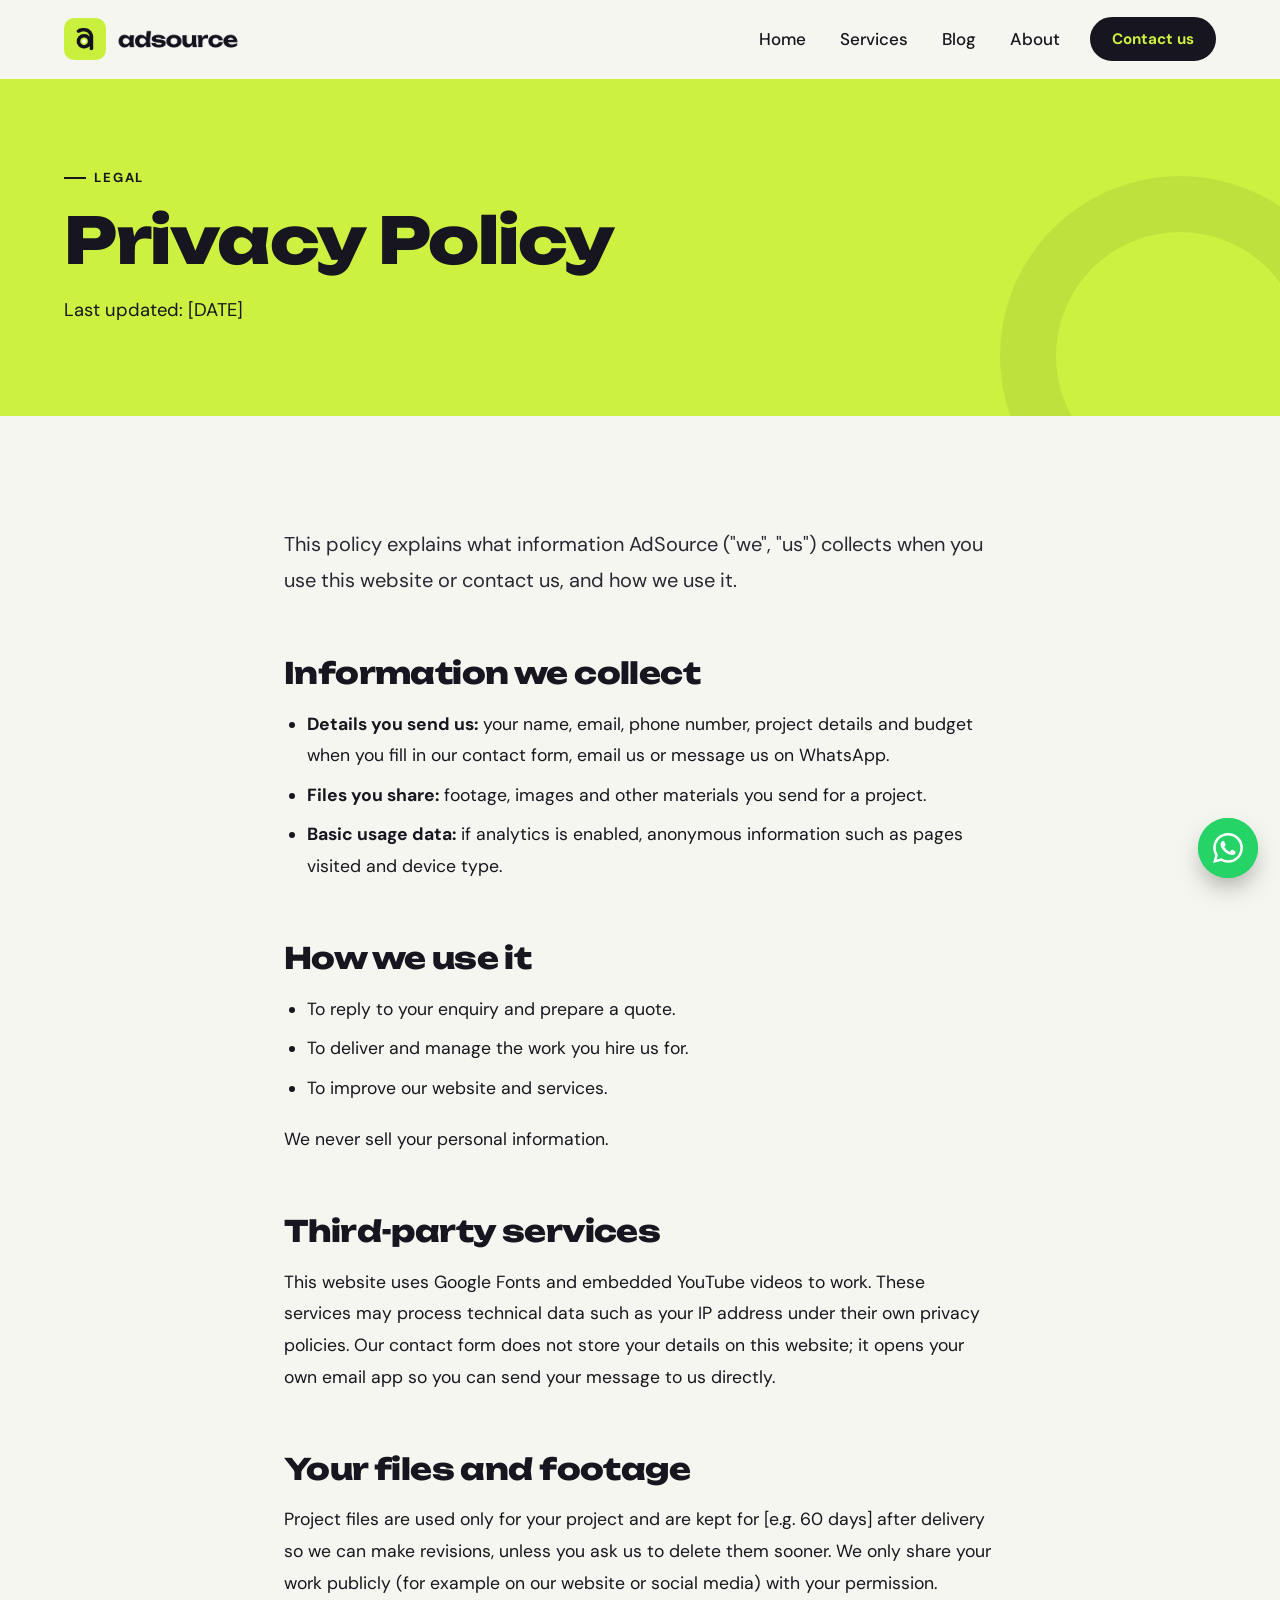
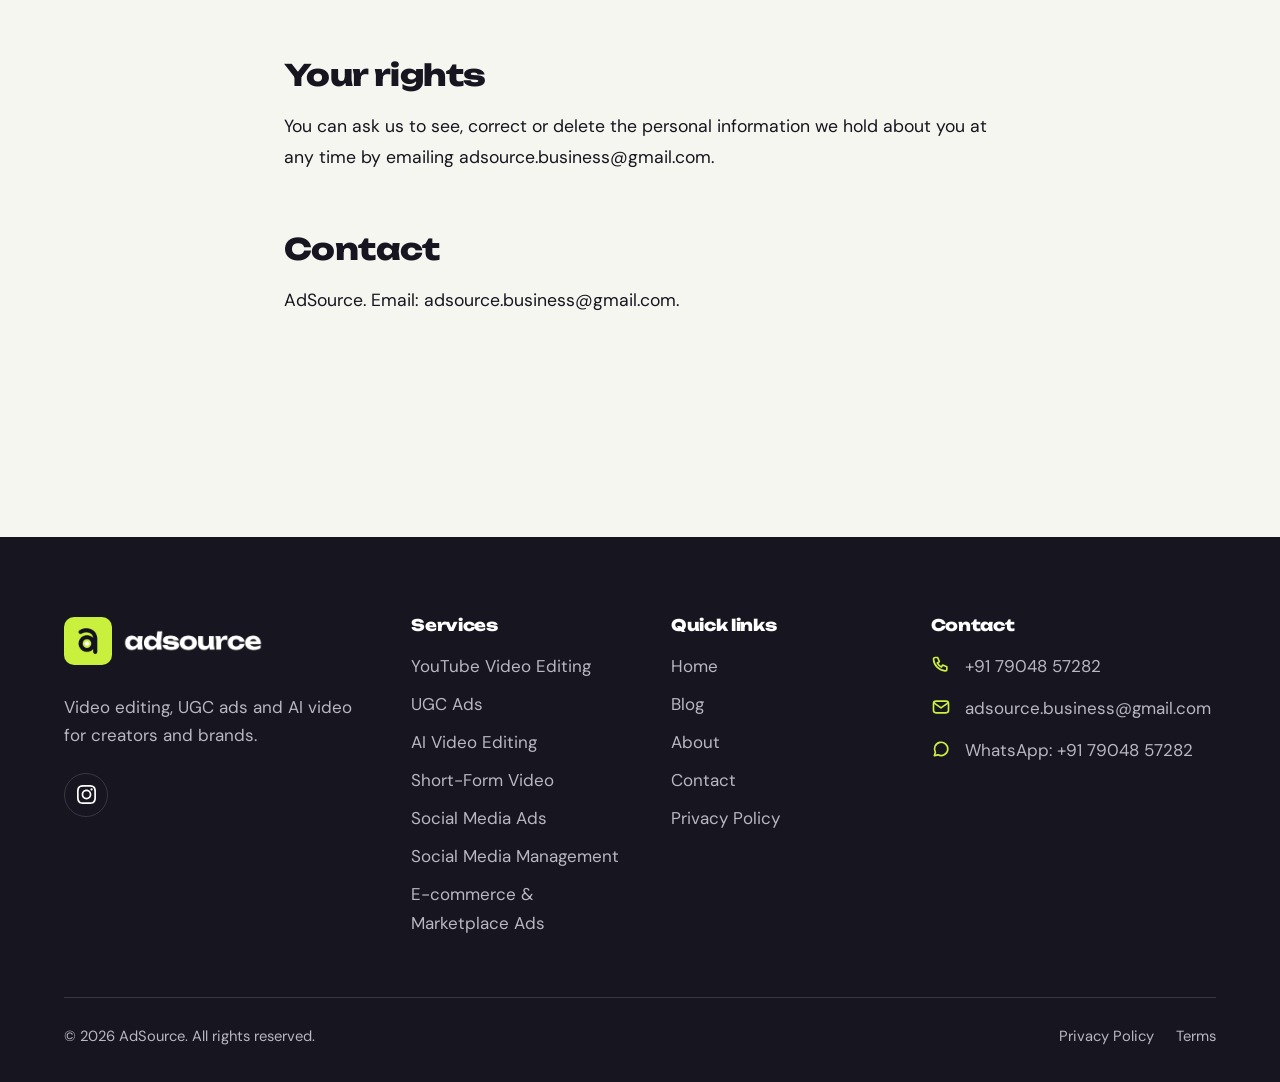
<file: privacy.html>
<!DOCTYPE html>
<html lang="en">
<head>
<meta charset="UTF-8">
<meta name="viewport" content="width=device-width, initial-scale=1, viewport-fit=cover">
<title>Privacy Policy | AdSource</title>
<meta name="description" content="How AdSource collects, uses and protects your personal information.">
<meta name="robots" content="noindex">
<meta name="theme-color" content="#CCF140">
<link rel="icon" type="image/png" href="images/favicon.png">
<link rel="preconnect" href="https://fonts.googleapis.com">
<link rel="preconnect" href="https://fonts.gstatic.com" crossorigin>
<link href="https://fonts.googleapis.com/css2?family=Unbounded:wght@500;700;800&family=DM+Sans:opsz,wght@9..40,400;9..40,500;9..40,700&display=swap" rel="stylesheet">
<link rel="stylesheet" href="style.css">
<script>document.documentElement.classList.add("js");try{if(sessionStorage.getItem("asZoom")){sessionStorage.removeItem("asZoom");if(!matchMedia("(prefers-reduced-motion: reduce)").matches)document.documentElement.classList.add("as-arriving")}}catch(e){}</script>
<script src="script.js" defer></script>
</head>
<body data-page="privacy">

<header id="site-header"></header>

<main id="main">
  <section class="page-hero">
    <div class="wrap">
      <span class="eyebrow">Legal</span>
      <h1>Privacy Policy</h1>
      <p>Last updated: [DATE]</p>
    </div>
  </section>
  <section class="block">
    <!-- TEMPLATE TEXT: replace [BRACKETS] and have this checked by a legal professional before publishing. -->
    <div class="wrap legal prose">
      <p class="lede">This policy explains what information AdSource ("we", "us") collects when you use this website or contact us, and how we use it.</p>
      <h2>Information we collect</h2>
      <ul>
        <li><strong>Details you send us:</strong> your name, email, phone number, project details and budget when you fill in our contact form, email us or message us on WhatsApp.</li>
        <li><strong>Files you share:</strong> footage, images and other materials you send for a project.</li>
        <li><strong>Basic usage data:</strong> if analytics is enabled, anonymous information such as pages visited and device type.</li>
      </ul>
      <h2>How we use it</h2>
      <ul>
        <li>To reply to your enquiry and prepare a quote.</li>
        <li>To deliver and manage the work you hire us for.</li>
        <li>To improve our website and services.</li>
      </ul>
      <p>We never sell your personal information.</p>
      <h2>Third-party services</h2>
      <p>This website uses Google Fonts and embedded YouTube videos to work. These services may process technical data such as your IP address under their own privacy policies. Our contact form does not store your details on this website; it opens your own email app so you can send your message to us directly.</p>
      <h2>Your files and footage</h2>
      <p>Project files are used only for your project and are kept for [e.g. 60 days] after delivery so we can make revisions, unless you ask us to delete them sooner. We only share your work publicly (for example on our website or social media) with your permission.</p>
      <h2>Your rights</h2>
      <p>You can ask us to see, correct or delete the personal information we hold about you at any time by emailing adsource.business@gmail.com.</p>
      <h2>Contact</h2>
      <p>AdSource. Email: adsource.business@gmail.com.</p>
    </div>
  </section>
</main>

<footer id="site-footer"></footer>
</body>
</html>
</file>
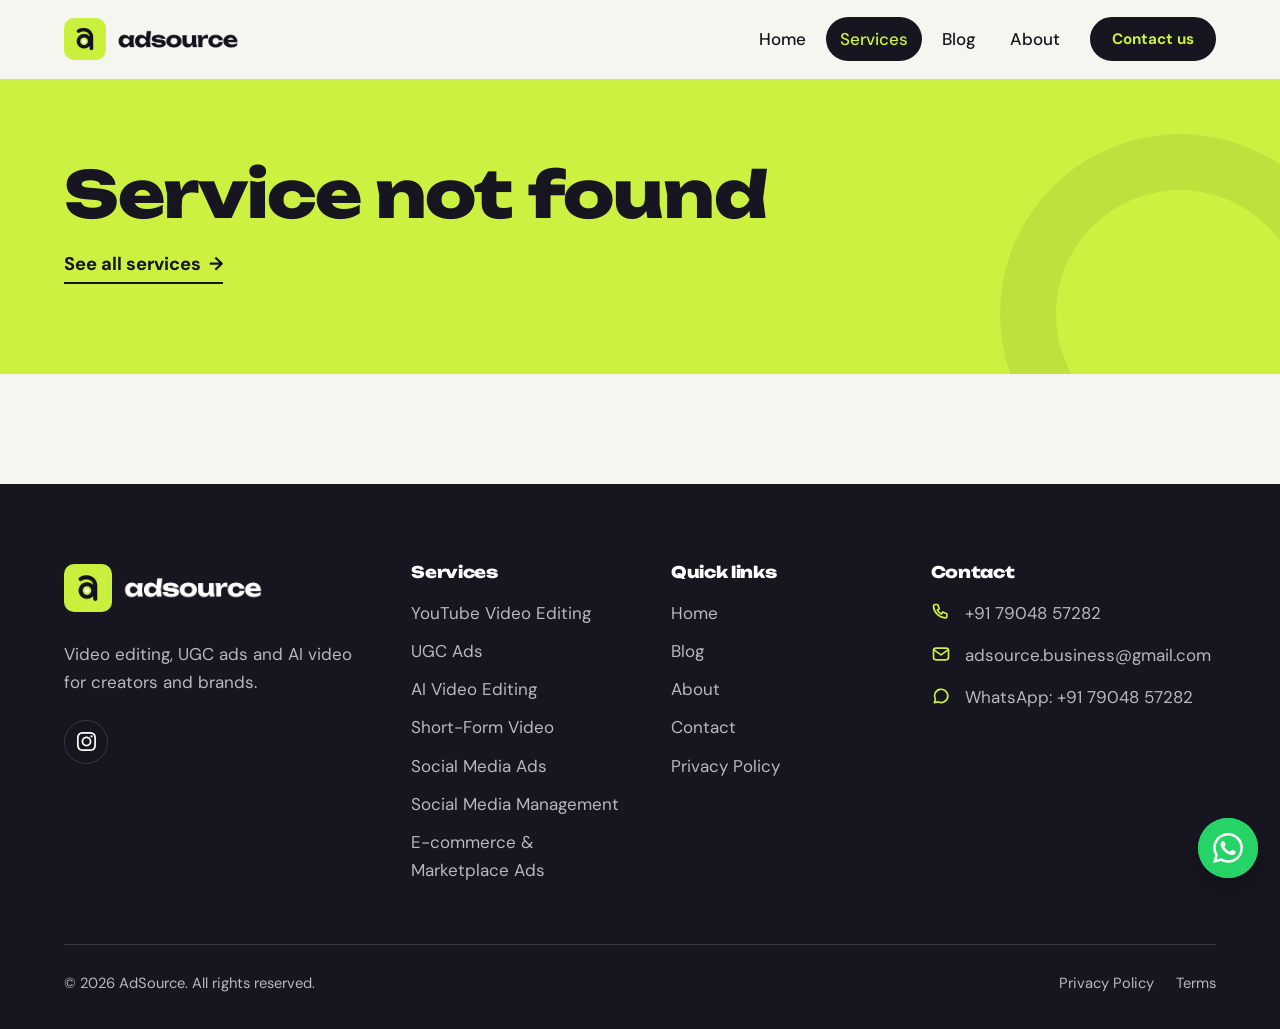
<file: service.html>
<!DOCTYPE html>
<html lang="en">
<head>
<meta charset="UTF-8">
<meta name="viewport" content="width=device-width, initial-scale=1, viewport-fit=cover">

<!-- ===== SEO =====
     This is the template for every single-service page.
     The title, description and text are filled in from SERVICE_PAGES in script.js.
     Open a service with: service.html?s=SERVICE-SLUG -->
<title>Service | AdSource</title>
<meta name="description" content="Video editing, UGC ads, AI video editing and digital marketing services from AdSource.">
<meta property="og:type" content="website">
<meta property="og:site_name" content="AdSource">
<meta property="og:title" content="AdSource Services">
<meta property="og:description" content="Video editing, UGC ads, AI video editing and digital marketing.">
<meta property="og:image" content="https://adsource.in/images/og-image.png">
<meta name="twitter:card" content="summary_large_image">
<meta name="theme-color" content="#CCF140">

<link rel="icon" type="image/png" href="images/favicon.png">
<link rel="apple-touch-icon" href="images/apple-touch-icon.png">
<link rel="preconnect" href="https://fonts.googleapis.com">
<link rel="preconnect" href="https://fonts.gstatic.com" crossorigin>
<link href="https://fonts.googleapis.com/css2?family=Unbounded:wght@500;700;800&family=DM+Sans:opsz,wght@9..40,400;9..40,500;9..40,700&display=swap" rel="stylesheet">
<link rel="stylesheet" href="style.css">
<script>document.documentElement.classList.add("js");try{if(sessionStorage.getItem("asZoom")){sessionStorage.removeItem("asZoom");if(!matchMedia("(prefers-reduced-motion: reduce)").matches)document.documentElement.classList.add("as-arriving")}}catch(e){}</script>
<script src="script.js" defer></script>
</head>
<body data-page="services">

<header id="site-header"></header>

<main id="main">
  <div id="service-page">

    <section class="page-hero sv-hero">
      <div class="wrap">
        <a class="back" href="services.html">← All services</a>
        <div class="sv-title-row">
          <span class="ico sv-ico" id="sv-ico"></span>
          <h1 id="sv-title">Service</h1>
        </div>
        <p id="sv-tagline"></p>
        <div class="sv-actions">
          <a class="btn btn-dark" data-sv-ask href="contact.html">Ask about this <span class="arrow">→</span></a>
          <a class="btn btn-ghost" data-wa-link href="#">Chat on WhatsApp</a>
        </div>
      </div>
    </section>

    <section class="block">
      <div class="wrap sv-main">
        <div>
          <p class="sv-intro" id="sv-intro" data-reveal></p>
          <h2 class="sv-h2">What's included</h2>
          <ul class="checks sv-includes" id="sv-includes"></ul>
        </div>
        <aside class="sv-side" data-reveal>
          <div class="glance">
            <h2>At a glance</h2>
            <dl id="sv-glance"></dl>
            <div class="best"><strong>Best for</strong><span id="sv-best"></span></div>
            <a class="btn btn-dark" data-sv-ask href="contact.html">Get a free quote <span class="arrow">→</span></a>
            <a class="btn btn-ghost" data-wa-link href="#">Chat on WhatsApp</a>
          </div>
        </aside>
      </div>
    </section>

    <section class="block" style="background:var(--white)">
      <div class="wrap">
        <div class="section-head">
          <div><span class="eyebrow">How it works</span><h2>Four simple steps</h2></div>
        </div>
        <div class="steps" id="sv-steps"></div>
      </div>
    </section>

    <section class="block">
      <div class="wrap faq-wrap">
        <div data-reveal>
          <span class="eyebrow">FAQ</span>
          <h2>Common questions</h2>
          <p style="color:var(--muted);margin:18px 0 26px;font-size:1.08rem">Have another question? We're happy to help.</p>
          <a class="btn btn-dark" data-sv-ask href="contact.html">Ask us</a>
        </div>
        <div class="faq" id="sv-faq"></div>
      </div>
    </section>

    <section class="block" style="padding-top:0">
      <div class="wrap">
        <div class="section-head">
          <div><span class="eyebrow">More services</span><h2>Explore other services</h2></div>
          <a href="services.html" class="btn btn-ghost">All services <span class="arrow">→</span></a>
        </div>
        <div class="svc-mini-grid sv-others" id="sv-others"></div>
      </div>
    </section>

    <section>
      <div class="wrap">
        <div class="cta-band" data-reveal>
          <h2>Ready to get started?</h2>
          <p>Tell us about your project and we'll send a free quote within one working day.</p>
          <div class="actions">
            <a class="btn btn-lime" data-sv-ask href="contact.html">Get a free quote <span class="arrow">→</span></a>
            <a class="btn btn-ghost" data-wa-link href="#">Chat on WhatsApp</a>
          </div>
        </div>
      </div>
    </section>

  </div>
</main>

<footer id="site-footer"></footer>
</body>
</html>
</file>
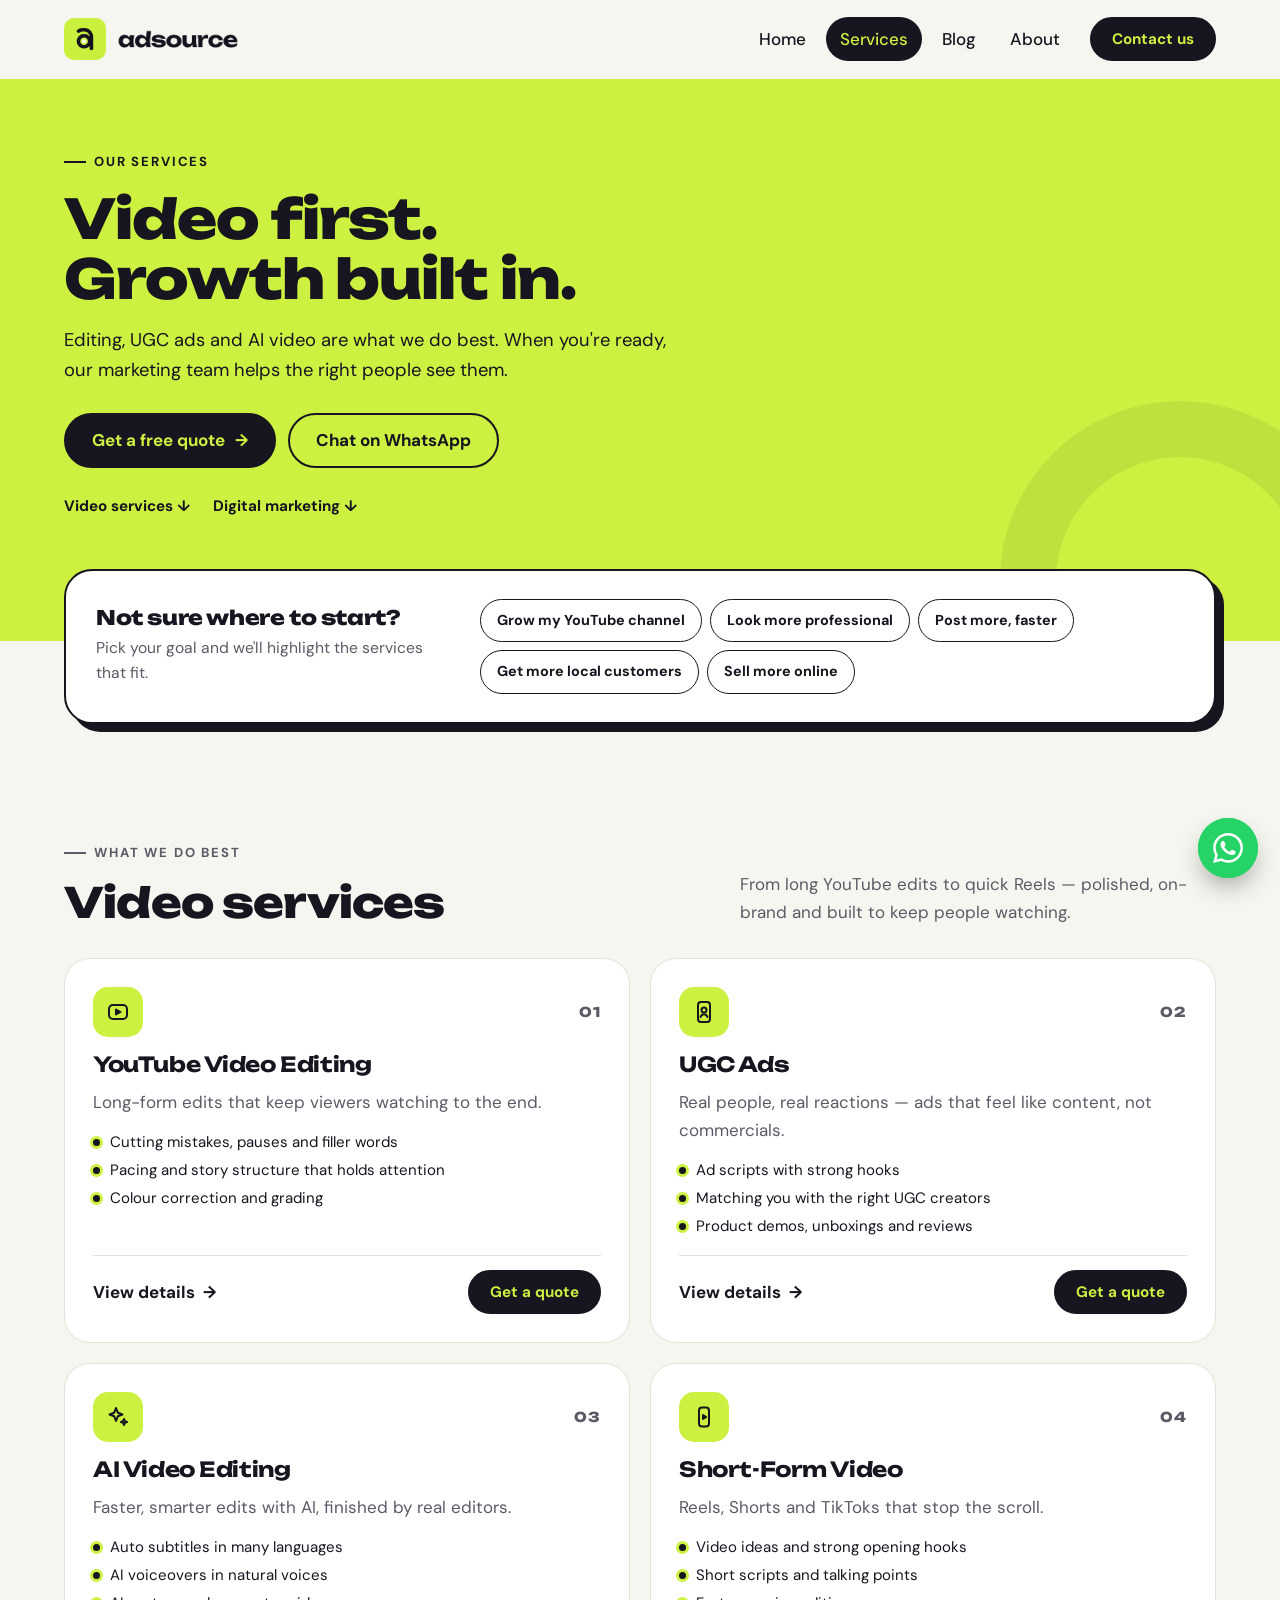
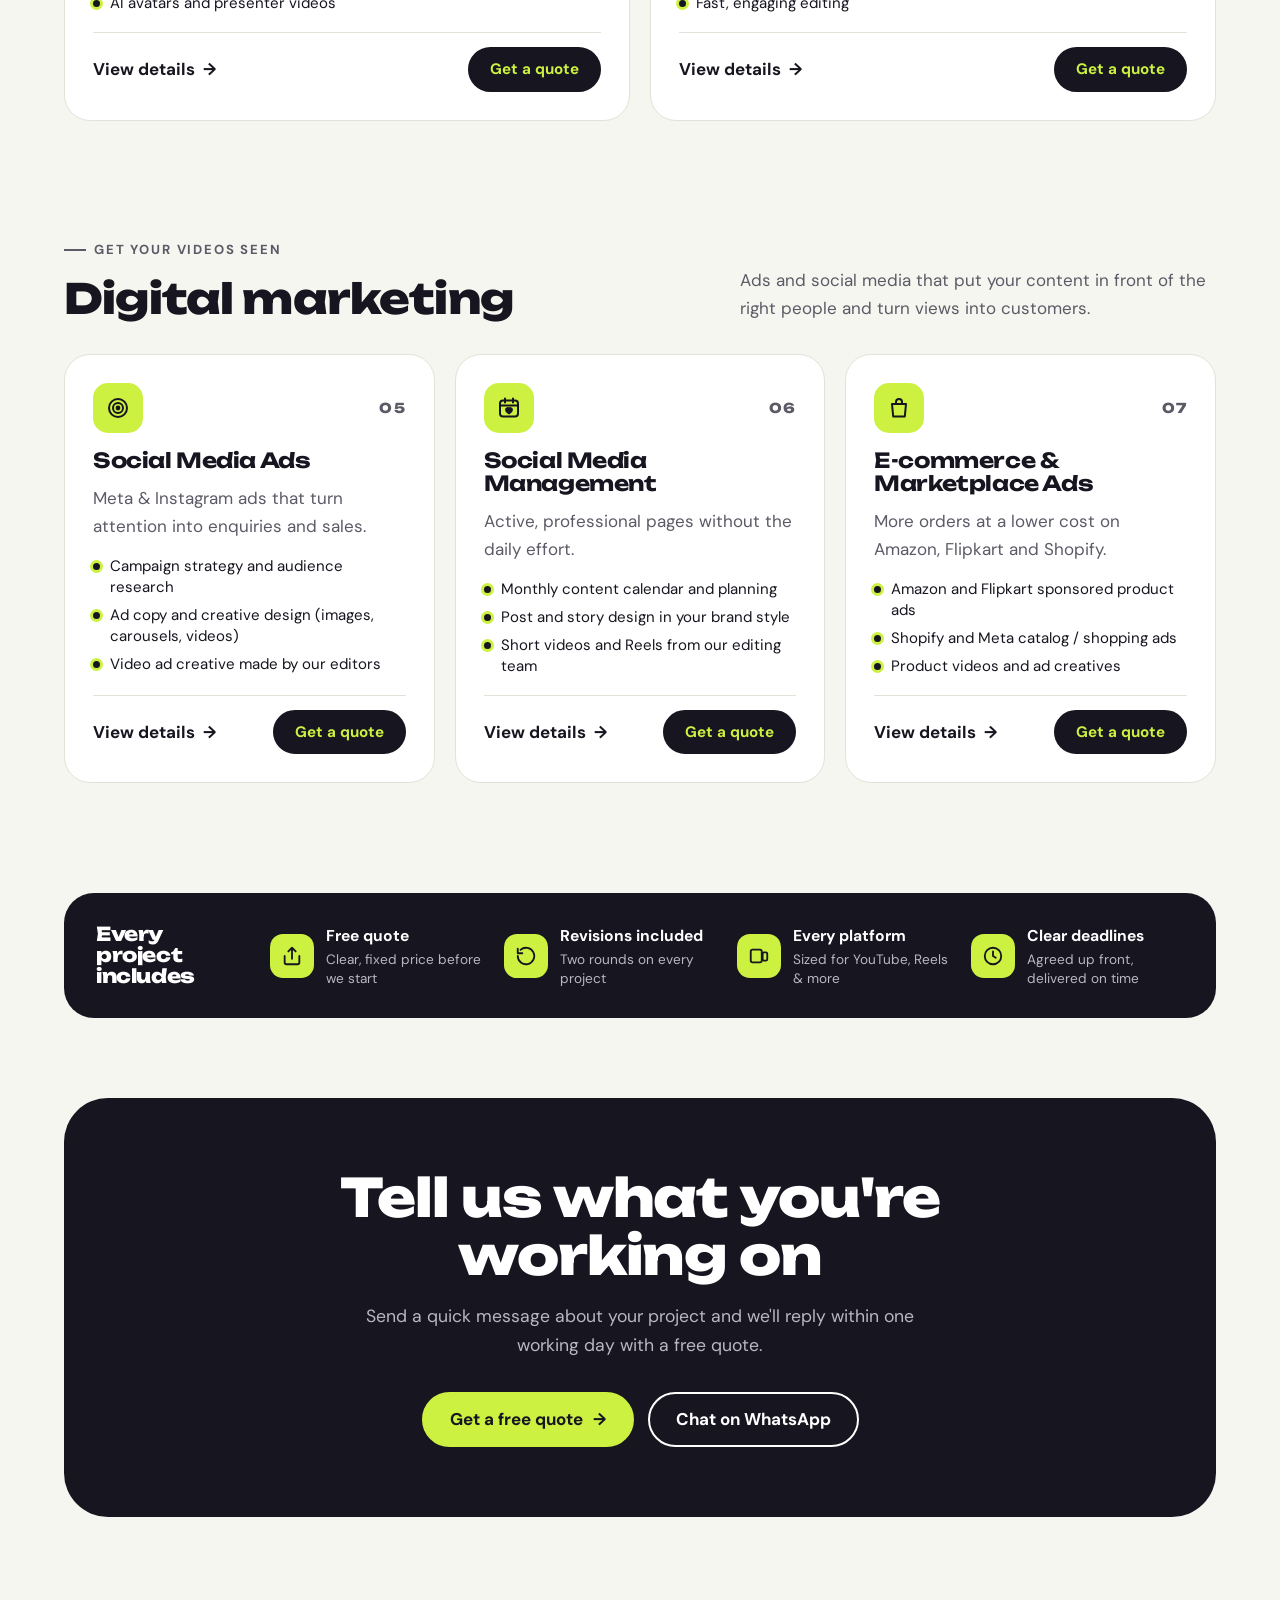
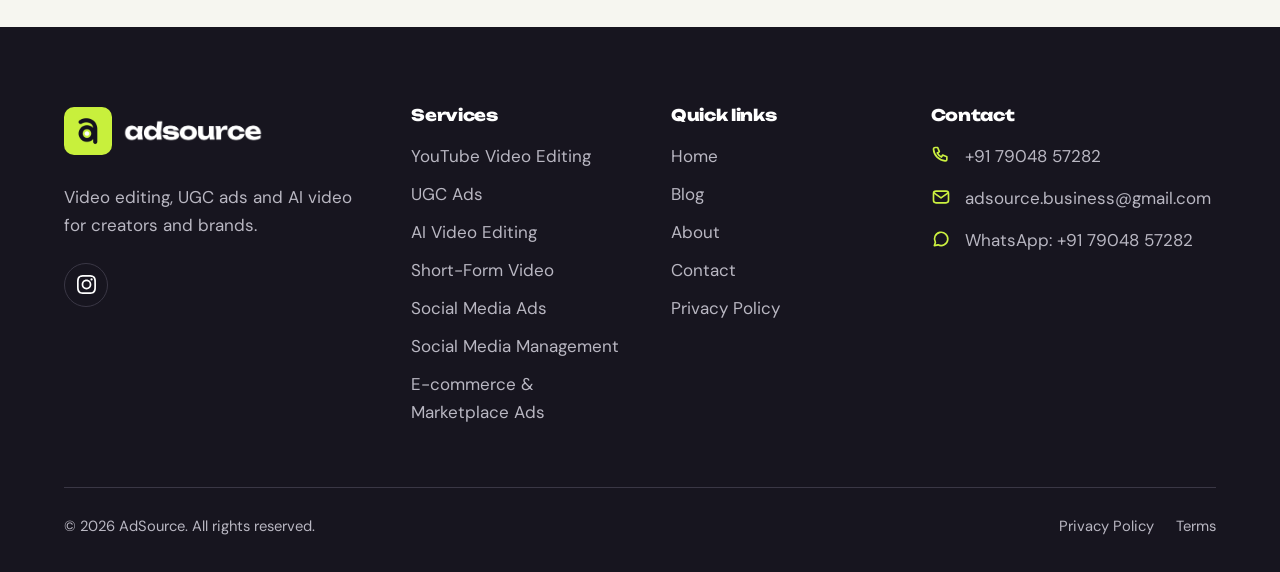
<file: services.html>
<!DOCTYPE html>
<html lang="en">
<head>
<meta charset="UTF-8">
<meta name="viewport" content="width=device-width, initial-scale=1, viewport-fit=cover">

<!-- ===== SEO ===== -->
<title>Services | YouTube Editing, UGC Ads & AI Video | AdSource</title>
<meta name="description" content="YouTube video editing, UGC ads, AI video editing and short-form video, plus Meta ads, social media management and e-commerce ads. Find the right service for your goal.">
<meta property="og:type" content="website">
<meta property="og:site_name" content="AdSource">
<meta property="og:title" content="Our Services | AdSource">
<meta property="og:description" content="Video editing, UGC ads and AI video editing first — with the marketing to grow it.">
<meta property="og:image" content="https://adsource.in/images/og-image.png">
<meta name="twitter:card" content="summary_large_image">
<meta name="theme-color" content="#CCF140">

<link rel="icon" type="image/png" href="images/favicon.png">
<link rel="apple-touch-icon" href="images/apple-touch-icon.png">
<link rel="preconnect" href="https://fonts.googleapis.com">
<link rel="preconnect" href="https://fonts.gstatic.com" crossorigin>
<link href="https://fonts.googleapis.com/css2?family=Unbounded:wght@500;700;800&family=DM+Sans:opsz,wght@9..40,400;9..40,500;9..40,700&display=swap" rel="stylesheet">
<link rel="stylesheet" href="style.css">
<script>document.documentElement.classList.add("js");try{if(sessionStorage.getItem("asZoom")){sessionStorage.removeItem("asZoom");if(!matchMedia("(prefers-reduced-motion: reduce)").matches)document.documentElement.classList.add("as-arriving")}}catch(e){}</script>
<script src="script.js" defer></script>
</head>
<body data-page="services">

<header id="site-header"></header>

<main id="main">

  <!-- ================= HEADER ================= -->
  <section class="page-hero svp-hero">
    <div class="wrap">
      <span class="eyebrow">Our services</span>
      <h1>Video first. Growth built in.</h1>
      <p>Editing, UGC ads and AI video are what we do best. When you're ready, our marketing team helps the right people see them.</p>
      <div class="svp-hero-actions">
        <a href="contact.html" class="btn btn-dark">Get a free quote <span class="arrow">→</span></a>
        <a href="#" data-wa-link class="btn btn-ghost">Chat on WhatsApp</a>
      </div>
      <nav class="svp-jump" aria-label="Jump to">
        <a href="#video-services">Video services <span aria-hidden="true">↓</span></a>
        <a href="#marketing-services">Digital marketing <span aria-hidden="true">↓</span></a>
      </nav>
    </div>
  </section>

  <!-- ================= GOAL PICKER (goals are set in script.js → SERVICE_GOALS) ================= -->
  <section class="svp-goals-wrap">
    <div class="wrap">
      <div class="svp-goals" data-reveal>
        <div class="svp-goals-text">
          <h2>Not sure where to start?</h2>
          <p>Pick your goal and we'll highlight the services that fit.</p>
        </div>
        <div class="svp-goal-btns" id="svc-goals" role="group" aria-label="Choose a goal"></div>
        <p class="svp-goal-result" id="svc-goal-result" role="status"></p>
      </div>
    </div>
  </section>

  <!-- ================= SERVICE CARDS (text comes from SERVICE_PAGES in script.js) ================= -->
  <section class="block svp-section" id="video-services">
    <div class="wrap">
      <div class="svp-group-head">
        <div>
          <span class="eyebrow">What we do best</span>
          <h2>Video services</h2>
        </div>
        <p>From long YouTube edits to quick Reels — polished, on-brand and built to keep people watching.</p>
      </div>
      <div class="svp-grid svp-grid-2" id="svc-video"></div>
    </div>
  </section>

  <section class="block svp-section" id="marketing-services" style="padding-top:0">
    <div class="wrap">
      <div class="svp-group-head">
        <div>
          <span class="eyebrow">Get your videos seen</span>
          <h2>Digital marketing</h2>
        </div>
        <p>Ads and social media that put your content in front of the right people and turn views into customers.</p>
      </div>
      <div class="svp-grid svp-grid-3" id="svc-marketing"></div>
    </div>
  </section>

  <!-- ================= EVERY PROJECT INCLUDES ================= -->
  <section class="block-tight" style="padding-top:0">
    <div class="wrap">
      <div class="svp-promise" data-reveal>
        <h2>Every project includes</h2>
        <ul>
          <li><span class="ico"><svg viewBox="0 0 24 24" fill="none" stroke="currentColor" stroke-width="2" stroke-linecap="round" stroke-linejoin="round" aria-hidden="true"><path d="M20 12v7a2 2 0 0 1-2 2H6a2 2 0 0 1-2-2v-7"/><path d="M12 3v12M8 7l4-4 4 4"/></svg></span><strong>Free quote</strong><small>Clear, fixed price before we start</small></li>
          <li><span class="ico"><svg viewBox="0 0 24 24" fill="none" stroke="currentColor" stroke-width="2" stroke-linecap="round" stroke-linejoin="round" aria-hidden="true"><path d="M3 12a9 9 0 1 0 3-6.7"/><path d="M3 4v5h5"/></svg></span><strong>Revisions included</strong><small>Two rounds on every project</small></li>
          <li><span class="ico"><svg viewBox="0 0 24 24" fill="none" stroke="currentColor" stroke-width="2" stroke-linecap="round" stroke-linejoin="round" aria-hidden="true"><rect x="3" y="5" width="12" height="14" rx="2"/><rect x="16" y="8" width="5" height="9" rx="1.5"/></svg></span><strong>Every platform</strong><small>Sized for YouTube, Reels &amp; more</small></li>
          <li><span class="ico"><svg viewBox="0 0 24 24" fill="none" stroke="currentColor" stroke-width="2" stroke-linecap="round" stroke-linejoin="round" aria-hidden="true"><circle cx="12" cy="12" r="9"/><path d="M12 7v5l3 2"/></svg></span><strong>Clear deadlines</strong><small>Agreed up front, delivered on time</small></li>
        </ul>
      </div>
    </div>
  </section>

  <section>
    <div class="wrap">
      <div class="cta-band" data-reveal>
        <h2>Tell us what you're working on</h2>
        <p>Send a quick message about your project and we'll reply within one working day with a free quote.</p>
        <div class="actions">
          <a href="contact.html" class="btn btn-lime">Get a free quote <span class="arrow">→</span></a>
          <a href="#" data-wa-link class="btn btn-ghost">Chat on WhatsApp</a>
        </div>
      </div>
    </div>
  </section>

</main>

<footer id="site-footer"></footer>
</body>
</html>
</file>
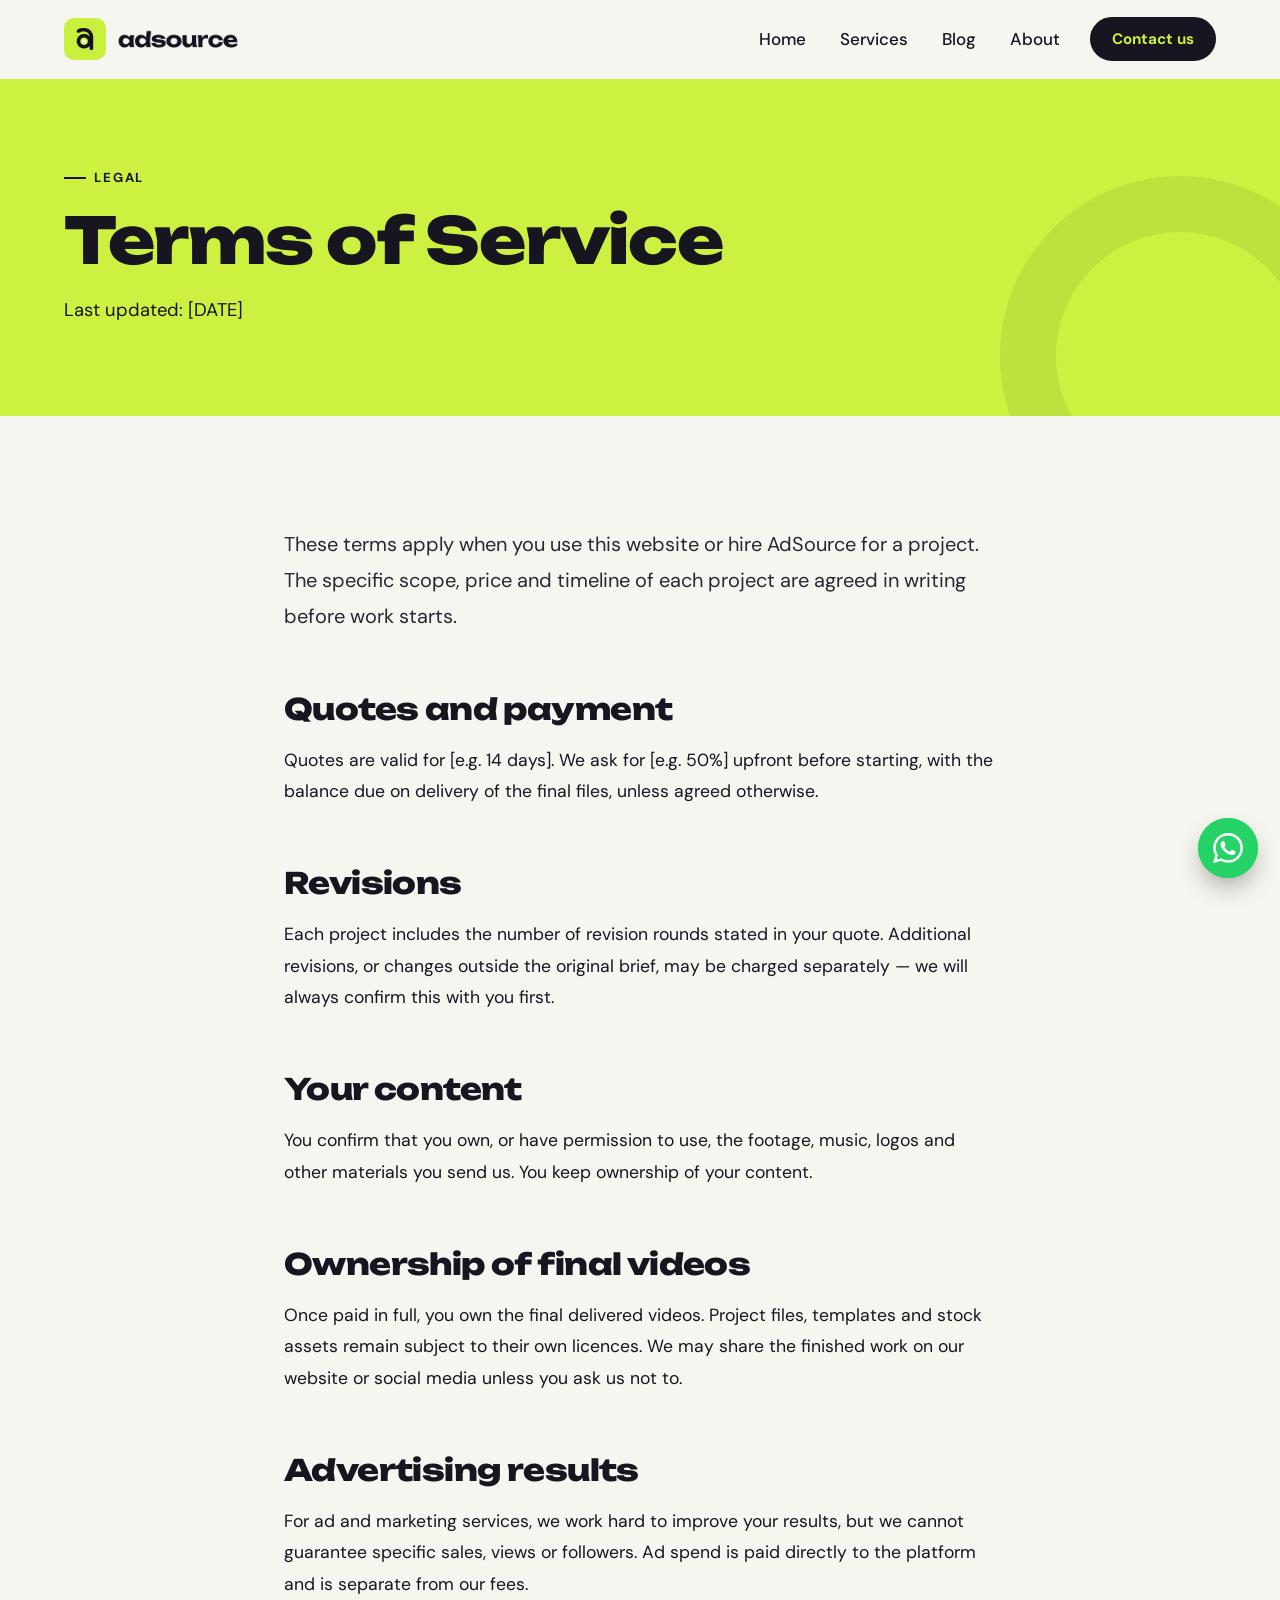
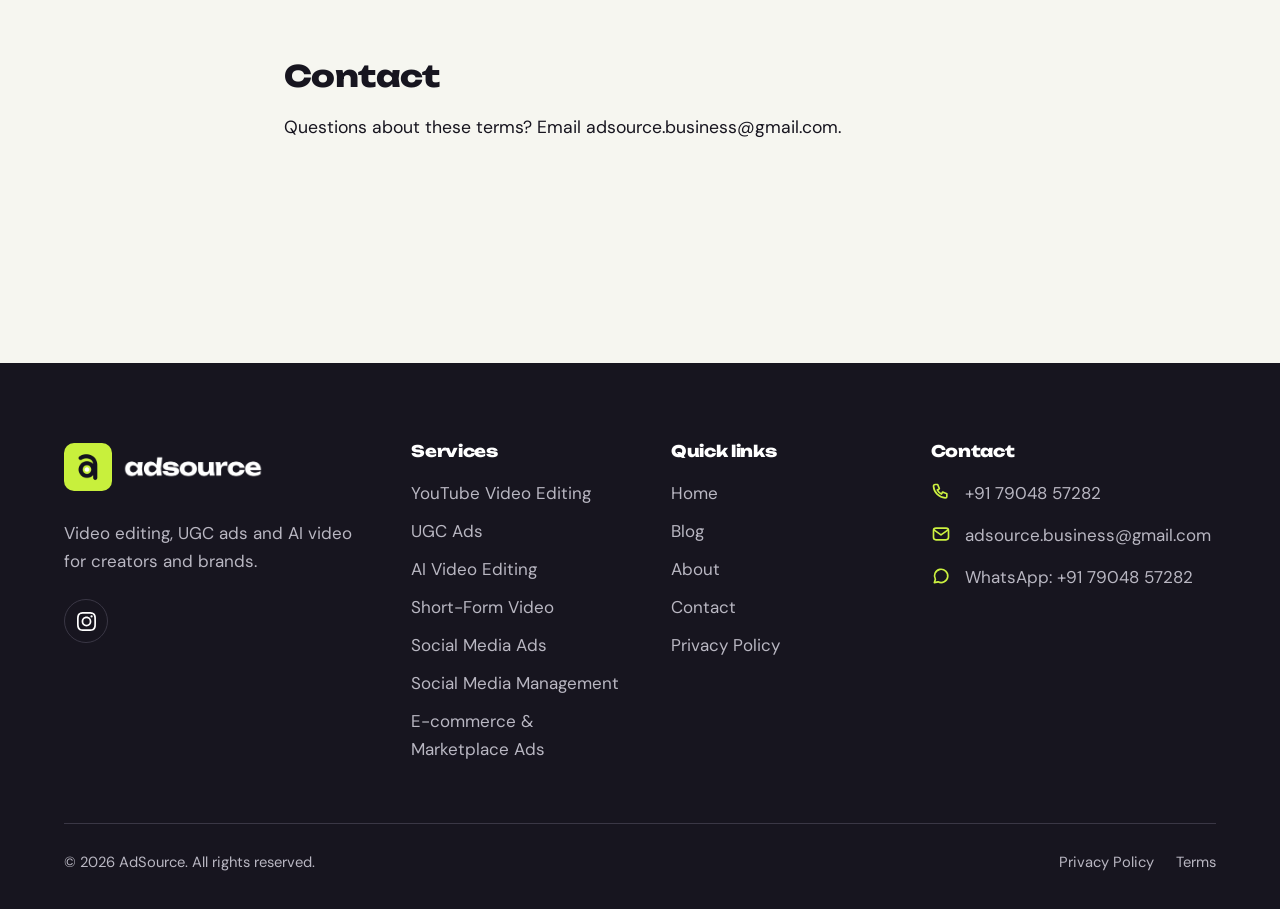
<file: terms.html>
<!DOCTYPE html>
<html lang="en">
<head>
<meta charset="UTF-8">
<meta name="viewport" content="width=device-width, initial-scale=1, viewport-fit=cover">
<title>Terms of Service | AdSource</title>
<meta name="description" content="The terms that apply when you use the AdSource website and services.">
<meta name="robots" content="noindex">
<meta name="theme-color" content="#CCF140">
<link rel="icon" type="image/png" href="images/favicon.png">
<link rel="preconnect" href="https://fonts.googleapis.com">
<link rel="preconnect" href="https://fonts.gstatic.com" crossorigin>
<link href="https://fonts.googleapis.com/css2?family=Unbounded:wght@500;700;800&family=DM+Sans:opsz,wght@9..40,400;9..40,500;9..40,700&display=swap" rel="stylesheet">
<link rel="stylesheet" href="style.css">
<script>document.documentElement.classList.add("js");try{if(sessionStorage.getItem("asZoom")){sessionStorage.removeItem("asZoom");if(!matchMedia("(prefers-reduced-motion: reduce)").matches)document.documentElement.classList.add("as-arriving")}}catch(e){}</script>
<script src="script.js" defer></script>
</head>
<body data-page="terms">

<header id="site-header"></header>

<main id="main">
  <section class="page-hero">
    <div class="wrap">
      <span class="eyebrow">Legal</span>
      <h1>Terms of Service</h1>
      <p>Last updated: [DATE]</p>
    </div>
  </section>
  <section class="block">
    <!-- TEMPLATE TEXT: replace [BRACKETS] and have this checked by a legal professional before publishing. -->
    <div class="wrap legal prose">
      <p class="lede">These terms apply when you use this website or hire AdSource for a project. The specific scope, price and timeline of each project are agreed in writing before work starts.</p>
      <h2>Quotes and payment</h2>
      <p>Quotes are valid for [e.g. 14 days]. We ask for [e.g. 50%] upfront before starting, with the balance due on delivery of the final files, unless agreed otherwise.</p>
      <h2>Revisions</h2>
      <p>Each project includes the number of revision rounds stated in your quote. Additional revisions, or changes outside the original brief, may be charged separately — we will always confirm this with you first.</p>
      <h2>Your content</h2>
      <p>You confirm that you own, or have permission to use, the footage, music, logos and other materials you send us. You keep ownership of your content.</p>
      <h2>Ownership of final videos</h2>
      <p>Once paid in full, you own the final delivered videos. Project files, templates and stock assets remain subject to their own licences. We may share the finished work on our website or social media unless you ask us not to.</p>
      <h2>Advertising results</h2>
      <p>For ad and marketing services, we work hard to improve your results, but we cannot guarantee specific sales, views or followers. Ad spend is paid directly to the platform and is separate from our fees.</p>
      <h2>Contact</h2>
      <p>Questions about these terms? Email adsource.business@gmail.com.</p>
    </div>
  </section>
</main>

<footer id="site-footer"></footer>
</body>
</html>
</file>
<file: style.css>
/* =====================================================================
   AdSource — shared stylesheet for every page
   ---------------------------------------------------------------------
   BRAND COLOURS & FONTS: change them in the :root block just below and
   the whole site updates.
   ===================================================================== */
:root {
  --lime: #CCF140;
  --lime-soft: #E8F9A6;
  --ink: #17151F;
  --ink-2: #2A2734;
  --ink-3: #3A3745;
  --paper: #F6F6F0;
  --white: #FFFFFF;
  --lilac: #B8A6FF;
  --lilac-soft: #EEEAFF;
  --muted: #5C5A66;
  --muted-dark: #B9B7C2;
  --line: #E2E2D8;

  --display: "Unbounded", "Arial Black", system-ui, sans-serif;
  --body: "DM Sans", system-ui, -apple-system, "Segoe UI", Roboto, sans-serif;

  --wrap: 1200px;
  --header-h: 78px;
  --radius: 24px;
  --radius-lg: 36px;
  --shadow: 0 18px 40px -18px rgba(23, 21, 31, .28);
  --ease: cubic-bezier(.2, .8, .2, 1);
}

/* ---------- Base ---------- */
*, *::before, *::after { box-sizing: border-box; margin: 0; padding: 0; }
html { scroll-behavior: smooth; scroll-padding-top: calc(var(--header-h) + 16px); -webkit-text-size-adjust: 100%; }
body {
  font-family: var(--body); font-size: 17px; line-height: 1.65;
  background: var(--paper); color: var(--ink);
  -webkit-font-smoothing: antialiased; overflow-x: hidden;
}
img, svg, canvas, video, iframe { display: block; max-width: 100%; }
img { height: auto; }
a { color: inherit; text-decoration: none; }
button, input, select, textarea { font: inherit; color: inherit; }
button { cursor: pointer; background: none; border: 0; }
:focus-visible { outline: 3px solid var(--lilac); outline-offset: 3px; border-radius: 8px; }
::selection { background: var(--lime); color: var(--ink); }

h1, h2, h3, h4 { font-family: var(--display); line-height: 1.1; letter-spacing: -.02em; font-weight: 800; }
h2 { font-size: clamp(2rem, 4.2vw, 3.3rem); }
h3 { font-size: 1.2rem; font-weight: 700; }

.wrap { max-width: var(--wrap); margin: 0 auto; padding: 0 24px; }
.sr-only { position: absolute; width: 1px; height: 1px; overflow: hidden; clip: rect(0 0 0 0); white-space: nowrap; }
.skip-link { position: absolute; left: -9999px; top: 12px; z-index: 200; background: var(--ink); color: var(--lime); padding: 10px 18px; border-radius: 999px; font-weight: 700; }
.skip-link:focus { left: 16px; }

/* ---------- Buttons ---------- */
.btn {
  display: inline-flex; align-items: center; justify-content: center; gap: 10px;
  padding: 15px 26px; border-radius: 999px; border: 2px solid var(--ink);
  font-weight: 700; line-height: 1.2; white-space: nowrap;
  transition: transform .25s var(--ease), background .2s, color .2s, box-shadow .25s;
}
.btn:hover { transform: translateY(-2px); box-shadow: 0 10px 22px -10px rgba(23, 21, 31, .5); }
.btn:active { transform: translateY(0); }
.btn .arrow { transition: transform .25s var(--ease); }
.btn:hover .arrow { transform: translateX(4px); }
.btn-dark { background: var(--ink); color: var(--lime); }
.btn-dark:hover { background: var(--ink-2); }
.btn-ghost { background: transparent; color: var(--ink); }
.btn-ghost:hover { background: var(--ink); color: var(--lime); }
.btn-lime { background: var(--lime); color: var(--ink); border-color: var(--lime); }
.btn-lime:hover { background: var(--white); border-color: var(--white); }
.btn-sm { padding: 11px 20px; font-size: .95rem; }
.text-link { font-weight: 700; display: inline-flex; align-items: center; gap: 8px; border-bottom: 2px solid currentColor; padding-bottom: 2px; }
.text-link:hover .arrow { transform: translateX(4px); }
.text-link .arrow { transition: transform .25s var(--ease); }

/* ---------- Section helpers ---------- */
.block { padding: 110px 0; }
.block-tight { padding: 80px 0; }
.eyebrow {
  display: inline-flex; align-items: center; gap: 8px;
  font-weight: 700; font-size: .82rem; letter-spacing: .14em; text-transform: uppercase;
  color: var(--muted); margin-bottom: 16px;
}
.eyebrow::before { content: ""; width: 22px; height: 2px; background: currentColor; }
.section-head { display: flex; justify-content: space-between; align-items: end; gap: 24px 48px; margin-bottom: 56px; flex-wrap: wrap; }
.section-head > div { max-width: 640px; }
.section-head p { max-width: 30em; color: var(--muted); font-size: 1.08rem; }
.center { text-align: center; }
.dark { background: var(--ink); color: var(--white); }
.dark .eyebrow, .dark .section-head p { color: var(--muted-dark); }

/* ---------- Header ---------- */
.site-header {
  position: sticky; top: 0; z-index: 60; min-height: var(--header-h);
  background: rgba(246, 246, 240, .86);
  backdrop-filter: blur(14px); -webkit-backdrop-filter: blur(14px);
  border-bottom: 1px solid transparent; transition: border-color .3s, background .3s;
}
.site-header.scrolled { border-color: var(--line); }
.nav { display: flex; align-items: center; justify-content: space-between; height: var(--header-h); gap: 24px; }
.logo { display: inline-flex; align-items: center; gap: 10px; flex: none; }
.logo .logo-icon { width: 42px; height: 42px; border-radius: 10px; flex: none; }
.logo .logo-word { height: 21px; width: auto; }
.nav-links { display: flex; align-items: center; gap: 6px; }
.nav-links a:not(.btn) {
  font-weight: 500; padding: 8px 14px; border-radius: 999px; transition: background .2s;
}
.nav-links a:not(.btn):hover { background: rgba(23, 21, 31, .06); }
.nav-links a[aria-current="page"] { background: var(--ink); color: var(--lime); }
.nav-links .btn { margin-left: 10px; }
.nav-toggle { display: none; width: 46px; height: 46px; border-radius: 50%; border: 2px solid var(--ink); position: relative; }
.nav-toggle span { position: absolute; left: 11px; right: 11px; height: 2px; background: var(--ink); border-radius: 2px; transition: transform .3s var(--ease), opacity .2s; }
.nav-toggle span:nth-child(1) { top: 15px; }
.nav-toggle span:nth-child(2) { top: 21px; }
.nav-toggle span:nth-child(3) { top: 27px; }
.nav-toggle[aria-expanded="true"] span:nth-child(1) { transform: translateY(6px) rotate(45deg); }
.nav-toggle[aria-expanded="true"] span:nth-child(2) { opacity: 0; }
.nav-toggle[aria-expanded="true"] span:nth-child(3) { transform: translateY(-6px) rotate(-45deg); }

/* ---------- Home hero ---------- */
.hero { background: var(--lime); position: relative; overflow: hidden; }
.hero-grid {
  display: grid; grid-template-columns: 1.05fr 1fr; align-items: center; gap: 20px;
  min-height: calc(100svh - var(--header-h)); max-height: 900px; padding-top: 40px; padding-bottom: 40px;
}
/* hero badge: an icon and a word that change together */
.pill {
  display: inline-flex; align-items: center; gap: 7px; padding: 4px 13px 4px 4px; border-radius: 999px;
  background: var(--ink); color: var(--white); font-weight: 700; font-size: .8rem; line-height: 1.3;
  box-shadow: 0 8px 20px -12px rgba(23, 21, 31, .6), inset 0 1px 0 rgba(255, 255, 255, .1);
}
.pill-ico { display: block; width: 22px; height: 22px; border-radius: 50%; overflow: hidden; background: var(--lime); color: var(--ink); }
.pill-ico > span, .pill-roll > span { display: flex; flex-direction: column; animation: pillRoll 10s cubic-bezier(.7, 0, .2, 1) infinite; }
.pill-ico svg { flex: none; width: 22px; height: 22px; padding: 4px; fill: none; stroke: currentColor; stroke-width: 2.2; stroke-linecap: round; stroke-linejoin: round; }
.pill-ico svg .f { fill: currentColor; stroke: none; }
.pill-ico svg.brand { padding: 4.5px 3.5px; }
.pill-ico svg.ugc { padding: 3.5px; stroke-width: 2; }
.pill-lead { color: var(--muted-dark); font-weight: 600; }
.pill-roll { display: inline-block; height: 1.3em; overflow: hidden; color: var(--lime); }
.pill-roll b { display: block; height: 1.3em; white-space: nowrap; }
/* 5 items in each column (the first is repeated at the end), so each step moves 20% */
@keyframes pillRoll {
  0%, 20% { transform: translateY(0); }
  25%, 45% { transform: translateY(-20%); }
  50%, 70% { transform: translateY(-40%); }
  75%, 95% { transform: translateY(-60%); }
  100% { transform: translateY(-80%); }
}
@media (prefers-reduced-motion: reduce) { .pill-ico > span, .pill-roll > span { animation: none; } }
@keyframes blink { 50% { opacity: .25; } }
.hero h1 { font-size: clamp(2.1rem, 4.1vw, 3.9rem); margin: 26px 0 24px; }
.hero h1 .line { display: block; overflow: hidden; padding-bottom: .06em; }
.hero h1 .line > span { display: inline-block; transform: translateY(110%); animation: rise .9s var(--ease) forwards; }
.hero h1 .line:nth-child(2) > span { animation-delay: .14s; }
.hero h1 .hl { color: var(--white); -webkit-text-stroke: 2px var(--ink); paint-order: stroke fill; }
@keyframes rise { to { transform: none; } }
.hero .lead { font-size: 1.15rem; max-width: 31em; opacity: 0; animation: fade .8s .45s forwards; }
.hero-actions { display: flex; flex-wrap: wrap; gap: 14px; margin-top: 32px; opacity: 0; animation: fade .8s .6s forwards; }
.hero-proof { display: flex; flex-wrap: wrap; gap: 10px 22px; margin-top: 34px; font-weight: 500; font-size: .95rem; opacity: 0; animation: fade .8s .75s forwards; }
.hero-proof span { display: inline-flex; align-items: center; gap: 8px; }
.hero-proof span::before { content: ""; width: 18px; height: 18px; border-radius: 50%; background: var(--ink) url("data:image/svg+xml,%3Csvg xmlns='http://www.w3.org/2000/svg' viewBox='0 0 20 20'%3E%3Cpath d='M5.5 10.5l3 3 6-7' fill='none' stroke='%23CCF140' stroke-width='2.6' stroke-linecap='round' stroke-linejoin='round'/%3E%3C/svg%3E") center/80% no-repeat; }
@keyframes fade { to { opacity: 1; } }
.hero-visual { position: relative; height: min(620px, 70vh); min-height: 380px; }
#scene { position: absolute; inset: 0; width: 100%; height: 100%; }
.scene-hint { position: absolute; right: 8px; bottom: 6px; font-size: .85rem; font-weight: 500; background: rgba(255, 255, 255, .6); padding: 6px 12px; border-radius: 999px; pointer-events: none; transition: opacity .4s; }
.tip { position: absolute; pointer-events: none; background: var(--ink); color: var(--lime); font-weight: 700; font-size: .85rem; padding: 7px 12px; border-radius: 10px; opacity: 0; transform: translate(-50%, -140%); transition: opacity .15s; white-space: nowrap; }

/* ---------- Inner page hero ---------- */
.page-hero { background: var(--lime); padding: 80px 0 90px; position: relative; overflow: hidden; }
.page-hero .eyebrow { color: var(--ink); }
.page-hero h1 { font-size: clamp(2.2rem, 5vw, 4rem); max-width: 15em; margin-bottom: 20px; }
.page-hero p { font-size: 1.15rem; max-width: 36em; }
.page-hero::after {
  content: ""; position: absolute; right: -80px; bottom: -120px; width: 360px; height: 360px; border-radius: 50%;
  border: 56px solid var(--ink); opacity: .07; pointer-events: none;
}

/* ---------- Platform strip (marquee) ---------- */
.marquee { background: var(--ink); color: var(--white); overflow: hidden; padding: 22px 0; position: relative; }
.marquee::before, .marquee::after { content: ""; position: absolute; top: 0; bottom: 0; width: 80px; z-index: 2; pointer-events: none; }
.marquee::before { left: 0; background: linear-gradient(90deg, var(--ink), transparent); }
.marquee::after { right: 0; background: linear-gradient(-90deg, var(--ink), transparent); }
.marquee-track { display: flex; width: max-content; animation: scroll 38s linear infinite; }
.marquee:hover .marquee-track, .marquee:focus-within .marquee-track { animation-play-state: paused; }
.marquee-group { display: flex; align-items: center; }
.platform {
  display: inline-flex; align-items: center; gap: 12px; padding: 6px 30px;
  font-family: var(--display); font-weight: 700; font-size: 1.1rem; white-space: nowrap;
  opacity: .55; transition: opacity .25s, color .25s;
}
.platform svg { width: 28px; height: 28px; fill: currentColor; }
.platform:hover { opacity: 1; color: var(--lime); }
@keyframes scroll { to { transform: translateX(-50%); } }

/* ---------- Service cards (home preview) ---------- */
.svc-grid { display: grid; grid-template-columns: repeat(2, 1fr); gap: 22px; }
.svc-card {
  position: relative; background: var(--white); border: 2px solid var(--ink); border-radius: var(--radius-lg);
  padding: 36px; display: flex; flex-direction: column; gap: 14px; overflow: hidden;
  transition: transform .35s var(--ease), box-shadow .35s var(--ease);
}
.svc-card:hover { transform: translateY(-6px); box-shadow: 0 14px 0 -4px var(--ink); }
/* Whole card is clickable: the title link stretches over the card */
.svc-card .card-link::after { content: ""; position: absolute; inset: 0; z-index: 1; border-radius: inherit; }
.svc-card .card-link:focus-visible { outline: none; }
.svc-card:has(.card-link:focus-visible) { outline: 3px solid var(--lilac); outline-offset: 4px; }
.svc-card { cursor: pointer; }
.as-go {
  margin-top: auto; align-self: flex-end; width: 52px; height: 52px; border-radius: 50%; flex: none;
  background: var(--lime); color: var(--ink); border: 2px solid var(--ink); display: grid; place-items: center;
  transition: transform .3s var(--ease), background .3s, color .3s, border-color .3s;
}
.as-go svg { width: 22px; height: 22px; transition: transform .3s var(--ease); }
.svc-card:hover .as-go { transform: scale(1.1); background: var(--ink); color: var(--lime); border-color: var(--lime); }
.svc-card:hover .as-go svg { transform: rotate(-45deg); }
.svc-card.feature { background: var(--ink); color: var(--white); }
.svc-card.feature p { color: var(--muted-dark); }
.svc-card .badge { position: absolute; top: 26px; right: 26px; font-size: .75rem; font-weight: 700; letter-spacing: .1em; text-transform: uppercase; background: var(--lime); color: var(--ink); padding: 5px 12px; border-radius: 999px; }
.svc-card h3 { font-size: 1.45rem; }
.svc-card p { color: var(--muted); }
.svc-card .tags { display: flex; flex-wrap: wrap; gap: 8px; margin-top: 4px; }
.svc-card .tags span { font-size: .85rem; font-weight: 500; padding: 5px 12px; border-radius: 999px; border: 1px solid var(--line); }
.svc-card.feature .tags span { border-color: var(--ink-3); color: var(--muted-dark); }
.svc-card .text-link { margin-top: auto; align-self: flex-start; }
.svc-card.feature .text-link { color: var(--lime); }
.ico {
  width: 56px; height: 56px; border-radius: 16px; flex: none;
  display: grid; place-items: center; background: var(--lime); color: var(--ink);
  transition: transform .5s var(--ease);
}
.ico svg { width: 28px; height: 28px; }
.svc-card:hover .ico, .why-item:hover .ico { transform: rotate(-10deg) scale(1.06); }
.svc-small-title { font-family: var(--display); font-weight: 700; font-size: 1rem; margin: 56px 0 18px; color: var(--muted); }
.svc-mini-grid { display: grid; grid-template-columns: repeat(3, 1fr); gap: 16px; }
.svc-mini {
  display: flex; align-items: center; gap: 16px; padding: 20px 22px; border-radius: 22px;
  border: 2px solid var(--line); background: transparent; transition: border-color .25s, transform .25s var(--ease), background .25s;
}
.svc-mini:hover { border-color: var(--ink); background: var(--white); transform: translateY(-3px); }
.svc-mini .ico { width: 48px; height: 48px; border-radius: 14px; background: var(--white); border: 2px solid var(--ink); }
.svc-mini .ico svg { width: 24px; height: 24px; }
.svc-mini strong { display: block; font-family: var(--display); font-size: .98rem; line-height: 1.25; }
.svc-mini small { color: var(--muted); font-size: .9rem; }

/* ---------- Shared: chips, "best for" box, check lists ---------- */
.chips { display: flex; flex-wrap: wrap; gap: 10px; }
.chip {
  display: inline-flex; align-items: center; gap: 8px; padding: 10px 18px; border-radius: 999px;
  border: 2px solid var(--ink); font-weight: 700; font-size: .95rem; background: transparent;
  transition: background .2s, color .2s;
}
.chip:hover { background: var(--ink); color: var(--lime); }
.chip[aria-pressed="true"] { background: var(--ink); color: var(--lime); }
.best { margin-top: 26px; padding: 18px 20px; background: var(--lime-soft); border-radius: 18px; }
.best strong { display: block; font-size: .8rem; letter-spacing: .12em; text-transform: uppercase; margin-bottom: 4px; }
.checks { list-style: none; display: grid; gap: 11px; }
.checks li { display: flex; gap: 12px; align-items: flex-start; line-height: 1.45; }
.checks li::before {
  content: ""; flex: none; width: 22px; height: 22px; margin-top: 1px; border-radius: 50%;
  background: var(--lime) url("data:image/svg+xml,%3Csvg xmlns='http://www.w3.org/2000/svg' viewBox='0 0 20 20'%3E%3Cpath d='M5.5 10.5l3 3 6-7' fill='none' stroke='%2317151F' stroke-width='2.4' stroke-linecap='round' stroke-linejoin='round'/%3E%3C/svg%3E") center/100% no-repeat;
}

/* ---------- Services overview page ---------- */
.svp-hero { padding: 64px 0 120px; }
.svp-hero h1 { font-size: clamp(2.1rem, 4.4vw, 3.4rem); margin-bottom: 16px; text-wrap: balance; }
.svp-hero p { max-width: 34em; }
.svp-hero-actions { display: flex; flex-wrap: wrap; gap: 12px; margin-top: 28px; }
.svp-jump { display: flex; flex-wrap: wrap; gap: 8px 22px; margin-top: 26px; font-weight: 700; font-size: .95rem; }
.svp-jump a { border-bottom: 2px solid transparent; transition: border-color .2s; }
.svp-jump a:hover { border-color: var(--ink); }

/* goal picker: overlaps the bottom of the hero */
.svp-goals-wrap { margin-top: -72px; position: relative; z-index: 2; }
.svp-goals {
  background: var(--white); border: 2px solid var(--ink); border-radius: 28px; padding: 28px 30px;
  box-shadow: 8px 8px 0 var(--ink); display: grid; grid-template-columns: 1fr 2fr; gap: 14px 32px; align-items: center;
}
.svp-goals-text h2 { font-size: 1.25rem; margin-bottom: 6px; }
.svp-goals-text p { color: var(--muted); font-size: .98rem; }
.svp-goal-btns { display: flex; flex-wrap: wrap; gap: 8px; }
.svp-goal-btns .chip { padding: 9px 16px; font-size: .9rem; border-width: 1.5px; }
.svp-goal-result { grid-column: 1 / -1; font-size: .95rem; min-height: 0; }
.svp-goal-result:empty { display: none; }
.svp-goal-result strong { font-weight: 700; }
.svp-clear { margin-left: 8px; font-weight: 700; text-decoration: underline; text-underline-offset: 3px; color: var(--muted); }
.svp-clear:hover { color: var(--ink); }

/* group headings */
.svp-section { scroll-margin-top: calc(var(--header-h) + 10px); }
.svp-group-head { display: flex; justify-content: space-between; align-items: end; gap: 16px 48px; flex-wrap: wrap; margin-bottom: 32px; }
.svp-group-head h2 { font-size: clamp(1.8rem, 3.4vw, 2.6rem); }
.svp-group-head p { max-width: 28em; color: var(--muted); }

/* service cards */
.svp-grid { display: grid; gap: 20px; }
.svp-grid-2 { grid-template-columns: repeat(2, 1fr); }
.svp-grid-3 { grid-template-columns: repeat(3, 1fr); }
.svp-card {
  position: relative; display: flex; flex-direction: column; gap: 12px; padding: 28px;
  background: var(--white); border: 1.5px solid var(--line); border-radius: 26px; cursor: pointer;
  transition: transform .3s var(--ease), box-shadow .3s var(--ease), border-color .3s, opacity .3s, background-color .35s, color .35s;
}
.svp-card:hover { transform: translateY(-4px); border-color: var(--ink); box-shadow: 0 14px 0 -4px var(--ink); }
.svp-card:has(.card-link:focus-visible) { outline: 3px solid var(--lilac); outline-offset: 4px; }
.svp-card .card-link:focus-visible { outline: none; }
.svp-card .card-link::after { content: ""; position: absolute; inset: 0; z-index: 1; border-radius: inherit; }
.svp-top { display: flex; justify-content: space-between; align-items: center; }
.svp-top .ico { width: 50px; height: 50px; border-radius: 15px; }
.svp-top .ico svg { width: 24px; height: 24px; }
.svp-num { font-family: var(--display); font-weight: 800; font-size: .85rem; color: var(--muted); letter-spacing: .08em; }
.svp-card h3 { font-size: 1.3rem; margin-top: 4px; }
.svp-card > p { color: var(--muted); }
.svp-list { list-style: none; display: grid; gap: 7px; margin: 4px 0 6px; font-size: .94rem; }
.svp-list li { display: flex; gap: 10px; align-items: flex-start; line-height: 1.4; }
.svp-list li::before { content: ""; flex: none; width: 7px; height: 7px; margin-top: 7px; border-radius: 50%; background: var(--ink); box-shadow: 0 0 0 3px var(--lime); }
.svp-foot { margin-top: auto; padding-top: 14px; border-top: 1px solid var(--line); display: flex; justify-content: space-between; align-items: center; gap: 12px; flex-wrap: wrap; }
.svp-more { font-weight: 700; display: inline-flex; align-items: center; gap: 8px; }
.svp-more .arrow { transition: transform .25s var(--ease); }
.svp-card:hover .svp-more .arrow { transform: translateX(4px); }
.svp-quote { position: relative; z-index: 2; }
.svp-badge {
  position: absolute; top: -12px; left: 24px; z-index: 2; padding: 5px 12px; border-radius: 999px;
  background: var(--lime); color: var(--ink); border: 1.5px solid var(--ink);
  font-size: .72rem; font-weight: 700; letter-spacing: .08em; text-transform: uppercase;
  opacity: 0; transform: translateY(6px); transition: opacity .3s, transform .3s var(--ease); pointer-events: none;
}
.svp-card.is-match { border-color: var(--ink); border-width: 2px; box-shadow: 0 0 0 4px var(--lime); }
.svp-card.is-match .svp-badge { opacity: 1; transform: none; }
/* stronger than the scroll-reveal rule (.js [data-reveal].in) */
.svp-grid .svp-card.is-dim[data-reveal] { opacity: .45; }
.svp-grid .svp-card.is-dim[data-reveal]:hover { opacity: 1; }
/* dark state used by the page transition */
.svp-card.as-dark { background: var(--ink); color: var(--white); border-color: var(--ink); }
.svp-card.as-dark > p, .svp-card.as-dark .svp-num { color: var(--muted-dark); }
.svp-card.as-dark .svp-foot { border-color: var(--ink-3); }

/* every project includes */
.svp-promise { background: var(--ink); color: var(--white); border-radius: 30px; padding: 30px 32px; display: grid; grid-template-columns: auto 1fr; gap: 20px 40px; align-items: center; }
.svp-promise h2 { font-size: 1.2rem; max-width: 7em; }
.svp-promise ul { list-style: none; display: grid; grid-template-columns: repeat(4, 1fr); gap: 20px; }
.svp-promise li { display: grid; grid-template-columns: auto 1fr; gap: 2px 12px; align-items: center; }
.svp-promise .ico { grid-row: span 2; width: 44px; height: 44px; border-radius: 13px; }
.svp-promise .ico svg { width: 22px; height: 22px; }
.svp-promise strong { font-size: .98rem; }
.svp-promise small { color: var(--muted-dark); font-size: .85rem; line-height: 1.35; }

/* ---------- Single service page ---------- */
.sv-hero .back { display: inline-flex; gap: 8px; font-weight: 700; margin-bottom: 26px; }
.sv-title-row { display: flex; align-items: center; gap: 20px; margin-bottom: 18px; }
.sv-title-row h1 { margin: 0; }
.sv-ico { width: 72px; height: 72px; border-radius: 20px; background: var(--ink); color: var(--lime); }
.sv-ico svg { width: 36px; height: 36px; }
.sv-actions { display: flex; flex-wrap: wrap; gap: 12px; margin-top: 30px; }
.sv-main { display: grid; grid-template-columns: 1.5fr 1fr; gap: 56px; align-items: start; }
.sv-intro { font-size: 1.25rem; line-height: 1.7; color: var(--ink-2); margin-bottom: 44px; }
.sv-h2 { font-size: clamp(1.4rem, 2.6vw, 1.9rem); margin-bottom: 22px; }
.sv-includes { grid-template-columns: 1fr 1fr; gap: 14px 26px; }
.sv-side { position: sticky; top: calc(var(--header-h) + 24px); }
.glance { background: var(--white); border: 2px solid var(--ink); border-radius: 30px; padding: 30px; box-shadow: 8px 8px 0 var(--ink); display: grid; gap: 14px; }
.glance h2 { font-size: 1.15rem; }
.glance dl { display: grid; }
.glance dl > div { padding: 12px 0; border-bottom: 1px solid var(--line); display: grid; gap: 2px; }
.glance dt { font-size: .78rem; font-weight: 700; letter-spacing: .12em; text-transform: uppercase; color: var(--muted); }
.glance dd { font-weight: 700; }
.glance .best { margin-top: 4px; }
.glance .btn { width: 100%; }
.sv-others .svc-mini small { display: -webkit-box; -webkit-line-clamp: 2; -webkit-box-orient: vertical; overflow: hidden; }

/* ---------- Filters, tags & empty states (blog) ---------- */
.filters { display: flex; flex-wrap: wrap; gap: 10px; margin-bottom: 36px; }
.tag { flex: none; font-size: .78rem; font-weight: 700; padding: 4px 11px; border-radius: 999px; background: var(--lilac-soft); color: #4A3A99; }
.empty { text-align: center; padding: 50px 20px; color: var(--muted); border: 2px dashed var(--line); border-radius: var(--radius); }

/* ---------- Inside the edit: floating 3D cards ----------
   script.js toggles classes on .fc: e1–e4 layer applied (1 colour, 2 audio,
   3 subtitles, 4 branding), done, hit (card just landed); and on each
   .fc-card: lift (glowing before take-off), dock (flown into the video). */
.ba-wrap { display: grid; grid-template-columns: 1fr 1.5fr; gap: 56px; align-items: center; }
.lx-intro { color: var(--muted); font-size: 1.08rem; margin-top: 18px; }
.lx-list { margin-top: 22px; }
.lx-list li { cursor: default; border-radius: 10px; padding: 4px 8px; margin-left: -8px; transition: opacity .35s, transform .35s var(--ease), background .35s; }
.lx-list li:focus-visible { outline: 3px solid var(--lilac); outline-offset: 2px; }
.ba-wrap.lx-focus .lx-list li { opacity: .4; }
.ba-wrap.lx-focus .lx-list li.lx-on { opacity: 1; transform: translateX(8px); background: var(--lime-soft); font-weight: 700; }

/* stage: a light, clean card with soft colour */
.fc {
  --rx: 0deg; --ry: 0deg;
  position: relative; min-width: 0; aspect-ratio: 10 / 9; border-radius: 36px; overflow: hidden; isolation: isolate;
  container-type: inline-size; user-select: none;
  background: linear-gradient(160deg, #FDFCFF 0%, #F2EEFF 50%, #F3FBDC 100%);
  box-shadow: 0 40px 80px -40px rgba(23, 21, 31, .35), inset 0 0 0 1px rgba(23, 21, 31, .06), inset 0 1px 0 #fff;
}
.fc-bg { position: absolute; inset: 0; z-index: -1; background: radial-gradient(rgba(23, 21, 31, .07) 1px, transparent 1.4px) 0 0 / 22px 22px; }
.fc-bg::before {
  content: ""; position: absolute; inset: -20%; filter: blur(40px);
  background: radial-gradient(circle at 25% 25%, rgba(184, 166, 255, .55), transparent 35%), radial-gradient(circle at 80% 80%, rgba(204, 241, 64, .5), transparent 35%);
  animation: fcDrift 14s ease-in-out infinite alternate;
}
@keyframes fcDrift { to { transform: translate(4%, -3%) rotate(8deg); } }

/* status pill */
.fc-status {
  position: absolute; z-index: 5; left: 50%; top: 5.5%; transform: translateX(-50%);
  display: inline-flex; align-items: center; gap: 8px; padding: 8px 14px; border-radius: 999px; white-space: nowrap;
  background: rgba(255, 255, 255, .8); -webkit-backdrop-filter: blur(10px); backdrop-filter: blur(10px); color: var(--ink);
  font: 700 clamp(10px, 1.9cqw, 13px)/1 var(--body);
  box-shadow: 0 8px 20px -10px rgba(23, 21, 31, .3), inset 0 0 0 1px rgba(23, 21, 31, .06);
  transition: background .4s;
}
.fc-status s { width: 7px; height: 7px; border-radius: 50%; background: #FF6B6B; text-decoration: none; animation: blink 1s infinite; }
.fc.done .fc-status { background: var(--lime); }
.fc.done .fc-status s { background: var(--ink); animation: none; }
.fc-st { display: inline-block; }
.fc-st.swap { animation: fcSwap .35s var(--ease); }
@keyframes fcSwap { from { opacity: 0; transform: translateY(6px); } }

/* 3D world, tilted gently by the cursor */
.fc-world { position: absolute; inset: 0; perspective: 1100px; }
.fc-3d { position: absolute; inset: 0; transform-style: preserve-3d; transform: rotateX(var(--ry)) rotateY(var(--rx)); transition: transform .7s var(--ease); }

/* the video frame */
.fc-frame {
  position: absolute; left: 18%; top: 31%; width: 64%; aspect-ratio: 16 / 9; border-radius: 2.6cqw; overflow: hidden;
  background: #2B2347; color: var(--white);
  box-shadow: 0 30px 50px -24px rgba(43, 35, 71, .6), 0 0 0 1px rgba(23, 21, 31, .08);
  transition: box-shadow .6s ease;
}
.fc-scene { display: block; width: 100%; height: 100%; filter: grayscale(1) contrast(.8) brightness(1.06); transition: filter 1.2s ease; animation: fcCam 12s ease-in-out infinite alternate; }
@keyframes fcCam { to { transform: scale(1.07) translate(-1%, .6%); } }
.fc-person { transform-box: fill-box; transform-origin: 50% 100%; animation: fcTalk 3.2s ease-in-out infinite; }
@keyframes fcTalk { 50% { transform: translateY(1.5%) rotate(-1deg); } }
.fc-mouth { transform-box: fill-box; transform-origin: center; animation: fcMouth .5s ease-in-out infinite alternate; }
@keyframes fcMouth { to { transform: scaleY(2.2); } }
.fc-raw {
  position: absolute; left: 3.5%; top: 6%; padding: .55em .85em; border-radius: .5em; background: rgba(0, 0, 0, .45);
  font: 800 clamp(7px, 1.4cqw, 11px)/1 var(--body); letter-spacing: .1em; text-transform: uppercase; transition: opacity .4s;
}
/* 1 colour */
.fc.e1 .fc-scene { filter: none; }
.fc.e1 .fc-raw { opacity: 0; }
/* 2 audio */
.fc-wave {
  position: absolute; right: 3.5%; top: 6%; display: inline-flex; align-items: center; gap: .35cqw; height: 4.2cqw; padding: 0 1.2cqw;
  border-radius: 99px; background: rgba(23, 21, 31, .6); -webkit-backdrop-filter: blur(6px); backdrop-filter: blur(6px);
  opacity: 0; transform: translateY(-40%) scale(.7); transition: opacity .3s, transform .3s;
}
.fc-wave i { width: .35cqw; height: 35%; border-radius: 2px; background: var(--lime); animation: fcBar .8s ease-in-out infinite alternate; }
.fc-wave b { margin-left: .6cqw; font: 700 clamp(7px, 1.35cqw, 11px)/1 var(--body); white-space: nowrap; }
.fc.e2 .fc-wave { opacity: 1; transform: none; transition: opacity .3s, transform .6s cubic-bezier(.3, 1.6, .5, 1); }
@keyframes fcBar { from { height: 22%; } to { height: 85%; } }
.fc-wave i:nth-child(2n), .fc-bars i:nth-child(2n) { animation-duration: .6s; animation-delay: -.2s; }
.fc-wave i:nth-child(3n), .fc-bars i:nth-child(3n) { animation-duration: 1s; animation-delay: -.5s; }
.fc-wave i:nth-child(5n), .fc-bars i:nth-child(5n) { animation-duration: .7s; animation-delay: -.35s; }
/* 3 subtitles */
.fc-sub {
  position: absolute; left: 50%; bottom: 8%; transform: translateX(-50%); white-space: nowrap;
  font: 800 clamp(8px, 2.4cqw, 18px)/1.2 var(--display); letter-spacing: -.01em;
  text-shadow: 0 2px 0 rgba(0, 0, 0, .45), 0 0 14px rgba(0, 0, 0, .35);
}
.fc-sub > * { display: inline-block; opacity: 0; transform: translateY(45%) scale(.6); transition: opacity .2s, transform .2s; }
.fc-sub em { font-style: normal; color: var(--ink); background: var(--lime); padding: 0 .22em; border-radius: .2em; text-shadow: none; }
.fc.e3 .fc-sub > * { opacity: 1; transform: none; transition: opacity .3s, transform .5s cubic-bezier(.3, 1.6, .5, 1); }
.fc.e3 .fc-sub > :nth-child(2) { transition-delay: .15s; }
.fc.e3 .fc-sub > :nth-child(3) { transition-delay: .3s; }
.fc.e3 .fc-sub > :nth-child(4) { transition-delay: .45s; }
.fc.e3 .fc-sub > :nth-child(5) { transition-delay: .6s; }
/* 4 branding */
.fc-bug { position: absolute; left: 3.5%; top: 6%; width: 7%; height: auto; border-radius: 22%; opacity: 0; transform: scale(.4) rotate(-20deg); transition: opacity .25s, transform .25s; }
.fc.e4 .fc-bug { opacity: 1; transform: none; transition: opacity .3s, transform .6s cubic-bezier(.3, 1.6, .5, 1); }
.fc-lt {
  position: absolute; left: 4%; bottom: 28%; padding: .7cqw 1.3cqw .8cqw; border-radius: .8cqw; border-left: .5cqw solid var(--lime);
  background: #fff; color: var(--ink); box-shadow: 0 10px 20px -10px rgba(0, 0, 0, .5);
  transform: translateX(-140%); transition: transform .4s ease-in;
}
.fc-lt strong { display: block; font: 800 clamp(8px, 1.7cqw, 13px)/1.1 var(--display); }
.fc-lt small { font: 600 clamp(7px, 1.2cqw, 10px)/1 var(--body); color: var(--muted); }
.fc.e4 .fc-lt { transform: none; transition: transform .8s var(--ease) .2s; }

/* impact flash + punch when a card lands */
.fc-flash { position: absolute; inset: 0; pointer-events: none; opacity: 0; background: radial-gradient(circle at 50% 50%, rgba(255, 255, 255, .95), rgba(204, 241, 64, .45) 40%, transparent 72%); }
.fc.hit .fc-flash { animation: fcFlash .65s ease-out; }
@keyframes fcFlash { 0% { opacity: .95; transform: scale(.5); } 100% { opacity: 0; transform: scale(1.35); } }
.fc.hit .fc-frame { animation: fcPunch .55s cubic-bezier(.3, 1.6, .5, 1); }
@keyframes fcPunch { 30% { transform: scale(1.04); } }
/* finished */
.fc.done .fc-frame { transform: scale(1.06); transition: box-shadow .6s ease, transform .9s var(--ease); box-shadow: 0 0 0 3px var(--lime), 0 30px 60px -20px rgba(140, 180, 20, .6); }
.fc-shine { position: absolute; inset: 0; pointer-events: none; background: linear-gradient(105deg, transparent 35%, rgba(255, 255, 255, .5) 50%, transparent 65%); transform: translateX(-100%); }
.fc.done .fc-shine { transform: translateX(100%); transition: transform 1s ease-out; }
.fc-ready {
  position: absolute; left: 50%; top: 6%; padding: .8em 1.2em; border-radius: 99px; background: var(--lime); color: var(--ink); white-space: nowrap;
  font: 800 clamp(8px, 1.6cqw, 12px)/1 var(--display); box-shadow: 0 10px 24px -8px rgba(0, 0, 0, .45);
  opacity: 0; transform: translateX(-50%) scale(.5); transition: opacity .2s, transform .2s;
}
.fc.done .fc-ready { opacity: 1; transform: translateX(-50%) scale(1); transition: opacity .3s ease .3s, transform .6s cubic-bezier(.3, 1.6, .5, 1) .3s; }

/* floating cards */
.fc-card {
  position: absolute; z-index: 3; width: 25%; aspect-ratio: 4 / 3;
  transform: translateZ(30px) rotateX(var(--cx)) rotateY(var(--cy)) rotate(var(--cz));
  transition: left .9s cubic-bezier(.6, 0, .25, 1), top .9s cubic-bezier(.6, 0, .25, 1), transform .9s cubic-bezier(.6, 0, .25, 1), opacity .5s ease;
  transition-delay: calc(var(--i) * .12s);
}
.fc-card.k1 { --i: 0; left: 7%;  top: 7%;  --cx: 8deg;  --cy: 12deg;  --cz: -6deg; }
.fc-card.k2 { --i: 1; left: 68%; top: 5%;  --cx: 8deg;  --cy: -12deg; --cz: 5deg; }
.fc-card.k3 { --i: 2; left: 6%;  top: 73%; --cx: -8deg; --cy: 12deg;  --cz: 4deg; }
.fc-card.k4 { --i: 3; left: 69%; top: 72%; --cx: -8deg; --cy: -12deg; --cz: -5deg; }
/* docked: the card flies into the centre of the video and dissolves into it */
.fc-card.dock {
  left: 37.5%; top: 41.6%; opacity: 0; transform: translateZ(0) rotate(0) scale(.3);
  transition: left .8s cubic-bezier(.55, 0, .3, 1), top .8s cubic-bezier(.55, 0, .3, 1), transform .8s cubic-bezier(.55, 0, .3, 1), opacity .2s ease .62s;
}
.fc-in {
  position: absolute; inset: 0; overflow: hidden; display: flex; flex-direction: column; justify-content: space-between;
  padding: 2cqw 2.2cqw; border-radius: 2.4cqw; color: var(--ink);
  background: linear-gradient(150deg, #fff, #F1EEFB);
  box-shadow: 0 26px 40px -18px rgba(23, 21, 31, .42), inset 0 0 0 1px rgba(255, 255, 255, .9), inset 0 -2px 0 rgba(23, 21, 31, .06);
  animation: fcFloat 5s ease-in-out infinite alternate; animation-delay: calc(var(--i) * -1.3s);
  transition: scale .5s cubic-bezier(.3, 1.6, .5, 1), box-shadow .4s;
}
@keyframes fcFloat { from { translate: 0 -5%; } to { translate: 0 6%; } }
/* glossy sheen sweeping across each card */
.fc-in::after {
  content: ""; position: absolute; inset: 0; pointer-events: none;
  background: linear-gradient(115deg, transparent 30%, rgba(255, 255, 255, .6) 45%, transparent 60%);
  transform: translateX(-120%); animation: fcGloss 6s ease-in-out infinite; animation-delay: calc(var(--i) * 1.3s);
}
@keyframes fcGloss { 0%, 60% { transform: translateX(-120%); } 85%, 100% { transform: translateX(120%); } }
.fc-card.lift .fc-in { scale: 1.14; box-shadow: 0 30px 50px -18px rgba(23, 21, 31, .45), 0 0 0 3px var(--lime), 0 0 44px rgba(204, 241, 64, .7); }
.fc-lab { position: relative; display: flex; align-items: center; gap: .55em; font: 700 clamp(9px, 1.75cqw, 13px)/1.1 var(--body); white-space: nowrap; }
.fc-lab b { font: 800 .85em/1 var(--display); opacity: .5; }
.k1 .fc-in { background: linear-gradient(150deg, #fff, #E6DFFF); }
.k2 .fc-in { background: linear-gradient(150deg, #2E2B3A, #15131C); color: var(--white); box-shadow: 0 26px 40px -18px rgba(23, 21, 31, .6), inset 0 0 0 1px rgba(255, 255, 255, .1); }
.k2 .fc-in::after { background: linear-gradient(115deg, transparent 30%, rgba(255, 255, 255, .14) 45%, transparent 60%); }
.k3 .fc-in { background: linear-gradient(150deg, #E2FC7A, #C2E92C); }
.k4 .fc-in { background: linear-gradient(150deg, #fff, #F6F6F0); }

/* card visuals */
.fc-wheels { display: flex; gap: 1cqw; }
.fc-wheels i {
  position: relative; width: 4.8cqw; aspect-ratio: 1; border-radius: 50%;
  background: radial-gradient(circle, #fff 0 15%, rgba(255, 255, 255, 0) 72%), conic-gradient(#FF6B6B, #FFD15A, #CCF140, #5BD6C6, #6D8BFF, #B8A6FF, #FF6B6B);
  box-shadow: 0 4px 10px -4px rgba(23, 21, 31, .4), inset 0 0 0 2px rgba(255, 255, 255, .7);
}
.fc-wheels i::after {
  content: ""; position: absolute; left: 50%; top: 50%; width: 1.1cqw; aspect-ratio: 1; margin: -.55cqw 0 0 -.55cqw; border-radius: 50%;
  background: #fff; box-shadow: 0 0 0 2px var(--ink); animation: fcPuck 3.6s ease-in-out infinite alternate;
}
.fc-wheels i:nth-child(2)::after { animation-delay: -1.2s; animation-direction: alternate-reverse; }
.fc-wheels i:nth-child(3)::after { animation-delay: -2.4s; }
@keyframes fcPuck { 0% { transform: translate(-60%, -80%); } 50% { transform: translate(70%, 10%); } 100% { transform: translate(-20%, 75%); } }
.fc-bars { display: flex; align-items: center; gap: .45cqw; height: 5.5cqw; }
.fc-bars i { flex: 1; height: 30%; border-radius: 99px; background: var(--lime); animation: fcBar .8s ease-in-out infinite alternate; }
.fc-aa { position: relative; display: inline-flex; align-items: center; gap: .3cqw; font: 800 6cqw/1 var(--display); letter-spacing: -.04em; }
.fc-aa i { width: .5cqw; height: 5cqw; border-radius: 2px; background: var(--ink); animation: blink 1s steps(1) infinite; }
.fc-brand { display: flex; align-items: center; gap: 1.2cqw; }
.fc-brand img { width: 5.5cqw; height: auto; border-radius: 24%; box-shadow: 0 6px 14px -6px rgba(23, 21, 31, .5); }
.fc-brand span { display: grid; gap: .7cqw; flex: 1; }
.fc-brand span i { height: 1cqw; border-radius: 99px; background: rgba(23, 21, 31, .14); }
.fc-brand span i:first-child { width: 80%; background: var(--ink); }
.fc-brand span i:last-child { width: 55%; background: var(--lime); }

@media (max-width: 520px) {
  .fc { border-radius: 26px; }
  .fc-status { padding: 6px 10px; gap: 6px; }
  .fc-in { border-radius: 14px; }
  .fc-card.k1, .fc-card.k3 { left: 9%; }
  .fc-card.k2, .fc-card.k4 { left: 66%; }
}
@media (prefers-reduced-motion: reduce) {
  .fc *, .fc *::before, .fc *::after, .fc-bg::before { transition: none !important; animation: none !important; }
}

/* ---------- Steps ---------- */
.steps { display: grid; grid-template-columns: repeat(4, 1fr); gap: 22px; counter-reset: s; }
.step { position: relative; padding-top: 76px; }
.step::before {
  counter-increment: s; content: counter(s, decimal-leading-zero); position: absolute; top: 0; left: 0;
  width: 58px; height: 58px; border-radius: 50%; background: var(--white); border: 2px solid var(--ink);
  display: grid; place-items: center; font-family: var(--display); font-weight: 800; font-size: 1rem; z-index: 1;
  transition: background .25s;
}
.step::after { content: ""; position: absolute; top: 28px; left: 58px; right: -22px; height: 2px; background: repeating-linear-gradient(90deg, var(--ink) 0 8px, transparent 8px 14px); }
.step:last-child::after { display: none; }
.step:hover::before { background: var(--lime); }
.step h3 { margin-bottom: 8px; }
.step p { color: var(--muted); }

/* ---------- Why us (dark) ---------- */
.why { position: relative; overflow: hidden; }
.why-grid { display: grid; grid-template-columns: repeat(4, 1fr); border-top: 1px solid var(--ink-3); }
.why-item { padding: 34px 26px 10px 0; }
.why-item + .why-item { padding-left: 26px; border-left: 1px solid var(--ink-3); }
.why-item .ico { margin-bottom: 22px; }
.why-item h3 { margin-bottom: 8px; }
.why-item p { color: var(--muted-dark); }
.orb { position: absolute; border-radius: 50%; filter: blur(70px); opacity: .3; pointer-events: none; }
.orb.a { width: 380px; height: 380px; background: var(--lime); right: -120px; top: -140px; }
.orb.b { width: 300px; height: 300px; background: var(--lilac); left: -120px; bottom: -160px; }
.why .wrap { position: relative; }

/* ---------- Blog cards ---------- */
.post-grid { display: grid; grid-template-columns: repeat(3, 1fr); gap: 26px; }
.post-card {
  display: flex; flex-direction: column; background: var(--white); border: 2px solid var(--ink);
  border-radius: 28px; overflow: hidden; transition: transform .35s var(--ease), box-shadow .35s var(--ease);
}
.post-card:hover { transform: translate(-4px, -4px); box-shadow: 8px 8px 0 var(--ink); }
.post-card .cover { aspect-ratio: 16 / 9; overflow: hidden; border-bottom: 2px solid var(--ink); }
.post-card .cover img { width: 100%; height: 100%; object-fit: cover; transition: transform .6s var(--ease); }
.post-card:hover .cover img { transform: scale(1.05); }
/* Animated cover previews (built by script.js) */
.post-card .cover { position: relative; }
.as-player { position: absolute; inset: 0; z-index: 2; overflow: hidden; background: var(--ink); isolation: isolate; cursor: pointer; }
.as-player canvas { position: absolute; inset: 0; width: 100%; height: 100%; }
.as-chip {
  position: absolute; top: 14px; left: 14px; z-index: 2; display: flex; align-items: center; gap: 7px;
  padding: 6px 11px; border-radius: 999px; background: rgba(23, 21, 31, .72); color: var(--white);
  font: 600 12px/1 var(--body); letter-spacing: .02em; backdrop-filter: blur(6px); -webkit-backdrop-filter: blur(6px);
}
.as-chip i { width: 7px; height: 7px; border-radius: 50%; background: var(--lime); box-shadow: 0 0 0 0 rgba(204, 241, 64, .7); animation: asPulse 1.6s infinite; }
.as-player.paused .as-chip i { animation: none; background: #9A98A3; }
@keyframes asPulse { 70% { box-shadow: 0 0 0 7px rgba(204, 241, 64, 0); } 100% { box-shadow: 0 0 0 0 rgba(204, 241, 64, 0); } }

.post-card .body { padding: 26px; display: flex; flex-direction: column; gap: 12px; flex: 1; }
.post-card h3 { font-size: 1.15rem; line-height: 1.3; }
.post-card h3 a::after { content: ""; position: absolute; inset: 0; }
.post-card { position: relative; }
.post-card p { color: var(--muted); font-size: .98rem; }
.post-meta { display: flex; flex-wrap: wrap; align-items: center; gap: 6px 14px; font-size: .88rem; color: var(--muted); }
.post-meta .dot { width: 4px; height: 4px; border-radius: 50%; background: currentColor; }
.post-card .text-link { margin-top: auto; align-self: flex-start; font-size: .95rem; }
.blog-toolbar { display: flex; flex-wrap: wrap; justify-content: space-between; align-items: center; gap: 18px; margin-bottom: 38px; }
.blog-toolbar .filters { margin: 0; }
.search { position: relative; flex: 0 1 320px; }
.search input { width: 100%; padding: 13px 18px 13px 46px; border-radius: 999px; border: 2px solid var(--ink); background: var(--white); }
.search svg { position: absolute; left: 16px; top: 50%; width: 20px; height: 20px; transform: translateY(-50%); pointer-events: none; }

/* ---------- Article ---------- */
.article-hero { background: var(--lime); padding: 70px 0 150px; }
.article-hero .back { display: inline-flex; gap: 8px; font-weight: 700; margin-bottom: 28px; }
.article-hero h1 { font-size: clamp(2rem, 4.6vw, 3.4rem); max-width: 18em; margin: 14px 0 22px; }
.article-hero .post-meta { color: var(--ink); font-size: .95rem; }
.author { display: inline-flex; align-items: center; gap: 10px; font-weight: 700; }
.author img { width: 36px; height: 36px; border-radius: 9px; border: 2px solid var(--ink); }
.article-cover { margin-top: -110px; border-radius: var(--radius-lg); overflow: hidden; border: 2px solid var(--ink); aspect-ratio: 16 / 8; }
.article-cover img { width: 100%; height: 100%; object-fit: cover; }
.article-layout { display: grid; grid-template-columns: 260px minmax(0, 720px); gap: 64px; justify-content: center; padding: 64px 0 40px; }
.toc { position: sticky; top: calc(var(--header-h) + 24px); align-self: start; }
.toc h2 { font-size: .85rem; letter-spacing: .12em; text-transform: uppercase; margin-bottom: 14px; font-family: var(--body); }
.toc ol { list-style: none; display: grid; gap: 4px; border-left: 2px solid var(--line); }
.toc a { display: block; padding: 6px 0 6px 16px; margin-left: -2px; border-left: 2px solid transparent; color: var(--muted); font-size: .95rem; line-height: 1.4; transition: color .2s, border-color .2s; }
.toc a:hover, .toc a.active { color: var(--ink); border-color: var(--ink); font-weight: 700; }
.share { margin-top: 34px; }
.share h2 { font-size: .85rem; letter-spacing: .12em; text-transform: uppercase; margin-bottom: 12px; font-family: var(--body); }
.share-btns { display: flex; flex-wrap: wrap; gap: 8px; }
.share-btns a, .share-btns button {
  width: 42px; height: 42px; border-radius: 50%; border: 2px solid var(--ink); display: grid; place-items: center;
  transition: background .2s, color .2s;
}
.share-btns a:hover, .share-btns button:hover { background: var(--ink); color: var(--lime); }
.share-btns svg { width: 18px; height: 18px; fill: currentColor; }
.prose { font-size: 1.1rem; line-height: 1.8; }
.prose > * + * { margin-top: 1.1em; }
.prose h2 { font-size: clamp(1.4rem, 2.6vw, 1.85rem); margin-top: 2em; scroll-margin-top: calc(var(--header-h) + 20px); }
.prose h3 { font-size: 1.2rem; margin-top: 1.6em; }
.prose ul, .prose ol { padding-left: 1.3em; }
.prose li + li { margin-top: .45em; }
.prose li::marker { color: var(--ink); font-weight: 700; }
.prose strong { font-weight: 700; }
.prose a { border-bottom: 2px solid var(--lime); font-weight: 500; }
.prose .lede { font-size: 1.25rem; color: var(--ink-2); }
.prose blockquote { border-left: 4px solid var(--lime); background: var(--white); padding: 18px 22px; border-radius: 0 16px 16px 0; font-weight: 500; }
.prose .tip-box { background: var(--lilac-soft); padding: 20px 24px; border-radius: 18px; }
.article-cta { margin-top: 50px; background: var(--ink); color: var(--white); border-radius: 28px; padding: 34px; display: flex; flex-wrap: wrap; justify-content: space-between; align-items: center; gap: 20px; }
.article-cta h2 { font-size: 1.4rem; }
.article-cta p { color: var(--muted-dark); }

/* ---------- About page ---------- */
/* hero */
.ab-hero { padding: 72px 0 0; position: relative; overflow: hidden; }
.ab-hero::before { content: ""; position: absolute; right: -10%; top: -30%; width: 60%; aspect-ratio: 1; border-radius: 50%; background: radial-gradient(closest-side, rgba(204, 241, 64, .35), transparent); pointer-events: none; }
.ab-hero-grid { display: grid; grid-template-columns: 1.15fr 1fr; gap: 56px; align-items: center; position: relative; }
.ab-hero h1 { font-size: clamp(2.3rem, 5vw, 4.2rem); margin-bottom: 22px; text-wrap: balance; }
.ab-mark { background: linear-gradient(transparent 58%, var(--lime) 58%, var(--lime) 92%, transparent 92%); padding: 0 .08em; -webkit-box-decoration-break: clone; box-decoration-break: clone; }
.ab-lead { font-size: 1.15rem; color: var(--ink-2); max-width: 32em; }
.ab-actions { display: flex; flex-wrap: wrap; align-items: center; gap: 14px 26px; margin-top: 30px; }

/* reel stack visual — script.js gives each card --x/--y/--r/--s/--o and z-index per stack position,
   adds .is-front to the top card and swipes it away every few seconds */
.ab-reels {
  --tx: 0; --ty: 0;
  position: relative; width: 100%; max-width: 480px; aspect-ratio: 1 / 1.08; justify-self: center; perspective: 1400px;
}
.ab-reels::before {
  content: ""; position: absolute; inset: 8% 4%; border-radius: 50%; filter: blur(48px); opacity: .7;
  background: conic-gradient(from 0deg, var(--lime), var(--lilac), var(--lime-soft), var(--lilac), var(--lime));
  animation: abBlob 14s linear infinite;
}
@keyframes abBlob { 50% { border-radius: 42% 58% 60% 40% / 55% 40% 60% 45%; } to { transform: rotate(360deg); } }
.ab-stack {
  position: absolute; inset: 0; transform-style: preserve-3d;
  transform: rotateY(calc(var(--tx) * 10deg)) rotateX(calc(var(--ty) * -8deg));
  transition: transform .5s var(--ease);
}
.ab-reel {
  --x: 0%; --y: 0%; --r: 0deg; --s: 1; --o: 1;
  --bg: var(--white); --fg: var(--ink); --ac: var(--lime); --sub: var(--muted);
  position: absolute; left: 50%; top: 50%; width: 50%; aspect-ratio: 9 / 16; border-radius: 26px; overflow: hidden;
  display: flex; flex-direction: column; padding: 14px 14px 12px; background: var(--bg); color: var(--fg);
  box-shadow: 0 0 0 1.5px var(--ink), 0 26px 50px -20px rgba(23, 21, 31, .55);
  transform: translate(-50%, -50%) translate(var(--x), var(--y)) rotate(var(--r)) scale(var(--s));
  opacity: var(--o);
  transition: transform .75s cubic-bezier(.34, 1.4, .5, 1), opacity .45s;
}
.ab-reel.is-flying { transition: transform .5s cubic-bezier(.5, 0, .75, .3), opacity .45s; }
.ab-reel[data-theme="lime"]  { --bg: var(--lime); --ac: var(--ink); --sub: var(--ink-2); }
.ab-reel[data-theme="ink"]   { --bg: var(--ink); --fg: var(--white); --ac: var(--lime); --sub: var(--muted-dark); }
.ab-reel[data-theme="lilac"] { --bg: var(--lilac); --ac: var(--lime); --sub: var(--ink-2); }
.ab-reel[data-theme="white"] { --ac: var(--lilac); }

/* story bars along the top: fill one after another while the card is on top */
.ab-bars { display: flex; gap: 4px; }
.ab-bars i { flex: 1; height: 3px; border-radius: 3px; background: color-mix(in srgb, var(--fg) 22%, transparent); overflow: hidden; }
.ab-bars i::after { content: ""; display: block; height: 100%; background: var(--fg); transform: scaleX(0); transform-origin: left; }
.ab-reel.is-front .ab-bars i::after { animation: abFill 1.1s linear forwards; }
.ab-reel.is-front .ab-bars i:nth-child(2)::after { animation-delay: 1.1s; }
.ab-reel.is-front .ab-bars i:nth-child(3)::after { animation-delay: 2.2s; }
@keyframes abFill { to { transform: scaleX(1); } }

.ab-top { display: flex; align-items: center; justify-content: space-between; margin-top: 10px; }
.ab-tag { font: 800 clamp(.62rem, 1.5vw, .74rem)/1 var(--display); letter-spacing: .04em; text-transform: uppercase; padding: 6px 9px; border-radius: 999px; background: var(--fg); color: var(--bg); }
.ab-live { font: 700 .6rem/1 var(--body); color: var(--sub); letter-spacing: .08em; text-transform: uppercase; }

/* the "footage": a morphing blob, a spinning dashed ring and a play button */
.ab-art { position: relative; flex: 1; display: grid; place-items: center; }
.ab-art::before {
  content: ""; position: absolute; width: 74%; aspect-ratio: 1; background: var(--ac); opacity: .9;
  border-radius: 46% 54% 38% 62% / 52% 38% 62% 48%; animation: abMorph 7s ease-in-out infinite alternate;
}
.ab-art::after {
  content: ""; position: absolute; width: 92%; aspect-ratio: 1; border-radius: 50%;
  border: 1.5px dashed color-mix(in srgb, var(--fg) 40%, transparent); animation: abTurn 18s linear infinite;
}
@keyframes abMorph {
  33% { border-radius: 62% 38% 55% 45% / 40% 60% 40% 60%; transform: rotate(40deg) scale(.94); }
  66% { border-radius: 38% 62% 45% 55% / 60% 45% 55% 40%; transform: rotate(-25deg) scale(1.04); }
  to  { border-radius: 55% 45% 62% 38% / 45% 55% 45% 55%; transform: rotate(15deg); }
}
@keyframes abTurn { to { transform: rotate(360deg); } }
.ab-play {
  position: relative; z-index: 1; width: 30%; aspect-ratio: 1; border-radius: 50%; display: grid; place-items: center;
  background: var(--fg); color: var(--bg); box-shadow: 0 10px 24px -8px rgba(0, 0, 0, .5);
}
.ab-play svg { width: 42%; margin-left: 8%; }
.ab-reel.is-front .ab-play { animation: abPulse 1.6s ease-in-out infinite; }
@keyframes abPulse { 50% { transform: scale(1.1); } }

/* caption types itself in (script.js); words get a highlighter sweep */
.ab-cap { min-height: 2.5em; margin: 6px 0 8px; font: 800 clamp(.72rem, 1.9vw, .92rem)/1.25 var(--display); letter-spacing: -.01em; }
.ab-cap span { background: linear-gradient(var(--ac), var(--ac)) 0 88% / 0 38% no-repeat; transition: background-size .6s var(--ease); }
.ab-reel[data-theme="lime"] .ab-cap span { background-image: linear-gradient(var(--white), var(--white)); }
.ab-reel.is-front.typed .ab-cap span { background-size: 100% 38%; }
.ab-reel.is-front .ab-cap::after { content: ""; display: inline-block; width: 2px; height: 1em; margin-left: 2px; vertical-align: -.12em; background: currentColor; animation: abCaret .8s steps(1) infinite; }
@keyframes abCaret { 50% { opacity: 0; } }

.ab-foot { display: flex; align-items: center; gap: 7px; font: 700 .68rem/1 var(--body); color: var(--sub); }
.ab-foot b { width: 22px; height: 22px; border-radius: 50%; display: grid; place-items: center; background: var(--ink); color: var(--lime); font: 800 .7rem/1 var(--display); box-shadow: 0 0 0 1.5px var(--bg), 0 0 0 3px var(--fg); }
.ab-foot em { margin-left: auto; font-style: normal; font-size: .95rem; color: var(--sub); }
.ab-reel.is-front .ab-foot em { animation: abLike .7s cubic-bezier(.3, 1.8, .5, 1) 2s both; }
@keyframes abLike { 0% { transform: scale(1); } 50% { transform: scale(1.7); color: #FF4D6D; } to { transform: scale(1.15); color: #FF4D6D; } }

/* floating stickers around the stack */
.ab-sticker {
  position: absolute; z-index: 10; display: inline-flex; align-items: center; gap: 8px; white-space: nowrap;
  padding: 9px 14px; border-radius: 999px; font: 700 clamp(.66rem, 1.5vw, .8rem)/1 var(--display);
  box-shadow: 0 0 0 1.5px var(--ink), 4px 4px 0 var(--ink); animation: abBob 4s ease-in-out infinite;
}
.ab-st-1 { left: 0; top: 30%; background: var(--white); color: var(--ink); transform: rotate(-6deg); }
@property --done { syntax: "<number>"; inherits: false; initial-value: 0; }
.ab-st-1 i { width: 18px; height: 18px; border-radius: 50%; background: conic-gradient(var(--ink) calc(var(--done) * 1%), var(--line) 0); animation: abDone 3.6s linear infinite; }
@keyframes abDone { 85%, to { --done: 100; } }
.ab-st-2 { right: 4%; top: 8%; background: var(--ink); color: var(--white); transform: rotate(5deg); animation-delay: -1.3s; }
.ab-st-2 i { width: 8px; height: 8px; border-radius: 50%; background: #FF4D4D; animation: abBlink 1s steps(1) infinite; }
.ab-st-3 { right: 0; bottom: 4%; background: var(--lime); color: var(--ink); transform: rotate(3deg); animation-delay: -2.6s; }
@keyframes abBob { 50% { translate: 0 -8px; } }
@keyframes abBlink { 50% { opacity: .2; } }

/* facts */
.ab-facts { list-style: none; display: grid; grid-template-columns: repeat(4, 1fr); margin-top: 72px; border-top: 1px solid var(--line); border-bottom: 1px solid var(--line); }
.ab-facts li { padding: 28px 24px; display: grid; gap: 6px; }
.ab-facts li + li { border-left: 1px solid var(--line); }
.ab-facts strong { font: 800 clamp(1.8rem, 3.4vw, 2.6rem)/1 var(--display); letter-spacing: -.02em; }
.ab-facts span { color: var(--muted); font-size: .95rem; }

/* story */
.ab-story { display: grid; grid-template-columns: .85fr 1.15fr; gap: 64px; align-items: start; }
.ab-story-head { position: sticky; top: calc(var(--header-h) + 30px); }
.ab-story-head h2 { font-size: clamp(1.9rem, 3.6vw, 2.8rem); margin-bottom: 16px; }
.ab-story-head p { color: var(--muted); font-size: 1.05rem; max-width: 24em; }
.ab-chapters { list-style: none; position: relative; display: grid; gap: 34px; padding-left: 74px; }
.ab-chapters::before { content: ""; position: absolute; left: 25px; top: 10px; bottom: 10px; width: 2px; background: repeating-linear-gradient(var(--ink) 0 6px, transparent 6px 12px); }
.ab-chapters li { position: relative; }
.ab-n { position: absolute; left: -74px; top: -4px; width: 52px; height: 52px; border-radius: 50%; display: grid; place-items: center; background: var(--white); border: 2px solid var(--ink); font: 800 .9rem/1 var(--display); transition: background .3s; }
.ab-chapters li:last-child .ab-n { background: var(--lime); }
.ab-chapters li:hover .ab-n { background: var(--lime); }
.ab-chapters h3 { font-size: 1.25rem; margin-bottom: 8px; }
.ab-chapters p { color: var(--muted); font-size: 1.04rem; }
.ab-quote { margin: 44px 0 0; padding: 30px 32px; border-radius: 26px; background: var(--lime); position: relative; }
.ab-quote::before { content: "“"; position: absolute; right: 24px; top: -18px; font: 800 7rem/1 var(--display); color: var(--ink); opacity: .12; }
.ab-quote p { font: 700 clamp(1.1rem, 2vw, 1.35rem)/1.4 var(--display); letter-spacing: -.01em; }
.ab-quote cite { display: block; margin-top: 14px; font-style: normal; font-weight: 700; font-size: .95rem; }

/* principles */
.ab-p-grid { display: grid; grid-template-columns: repeat(4, 1fr); gap: 18px; }
.ab-p { background: var(--ink-2); border: 1px solid var(--ink-3); border-radius: 24px; padding: 28px 24px; transition: transform .3s var(--ease), border-color .3s; }
.ab-p:hover { transform: translateY(-4px); border-color: var(--lime); }
.ab-p .ico { margin-bottom: 20px; width: 50px; height: 50px; border-radius: 15px; }
.ab-p .ico svg { width: 24px; height: 24px; }
.ab-p h3 { margin-bottom: 8px; }
.ab-p p { color: var(--muted-dark); font-size: .98rem; }

/* who we work with */
.ab-who { display: grid; grid-template-columns: 1fr 1.2fr; gap: 56px; align-items: center; }
.ab-who h2 { font-size: clamp(1.8rem, 3.4vw, 2.6rem); margin-bottom: 16px; }
.ab-who p { color: var(--muted); font-size: 1.05rem; margin-bottom: 22px; max-width: 26em; }
.ab-tags { list-style: none; display: flex; flex-wrap: wrap; gap: 10px; }
.ab-tags li { padding: 12px 18px; border-radius: 999px; background: var(--white); border: 1.5px solid var(--line); font-weight: 700; transition: border-color .2s, transform .2s var(--ease), background .2s; }
.ab-tags li:hover { border-color: var(--ink); background: var(--lime-soft); transform: translateY(-2px); }
.ab-tags li:nth-child(4n+1) { background: var(--lime); border-color: var(--lime); }

/* toolkit */
.ab-tools { display: grid; grid-template-columns: auto 1fr; align-items: center; gap: 20px 40px; padding: 26px 30px; border-radius: 28px; background: var(--white); border: 1.5px solid var(--line); }
.ab-tools h2 { font-size: 1.15rem; }
.ab-tools ul { list-style: none; display: flex; flex-wrap: wrap; justify-content: space-between; gap: 14px 22px; }
.ab-tools li { display: flex; align-items: center; gap: 10px; font-weight: 700; }
.ab-t { width: 42px; height: 42px; border-radius: 11px; display: grid; place-items: center; flex: none; font: 800 .9rem/1 var(--display); box-shadow: inset 0 0 0 1px rgba(23, 21, 31, .12); }
.ab-t svg { width: 24px; height: 24px; fill: currentColor; }
.ab-t svg[fill="none"] { fill: none; }

/* ---------- FAQ ---------- */
.faq-wrap { display: grid; grid-template-columns: .8fr 1.2fr; gap: 56px; align-items: start; }
.faq { display: grid; gap: 12px; }
.faq details { background: var(--white); border: 2px solid var(--ink); border-radius: 22px; overflow: hidden; }
.faq summary {
  list-style: none; cursor: pointer; padding: 22px 64px 22px 26px; position: relative;
  font-family: var(--display); font-weight: 700; font-size: 1.02rem; line-height: 1.35;
}
.faq summary::-webkit-details-marker { display: none; }
.faq summary::after {
  content: ""; position: absolute; right: 20px; top: 50%; width: 30px; height: 30px; margin-top: -15px; border-radius: 50%;
  background: var(--lime) url("data:image/svg+xml,%3Csvg xmlns='http://www.w3.org/2000/svg' viewBox='0 0 24 24' fill='none' stroke='%2317151F' stroke-width='2.6' stroke-linecap='round'%3E%3Cpath d='M12 6v12M6 12h12'/%3E%3C/svg%3E") center/16px no-repeat;
  transition: transform .3s var(--ease);
}
.faq details[open] summary::after { transform: rotate(45deg); }
.faq details[open] summary { padding-bottom: 10px; }
.faq .answer { padding: 0 26px 24px; color: var(--muted); }
.faq details[open] .answer { animation: fade-down .35s var(--ease); }
@keyframes fade-down { from { opacity: 0; transform: translateY(-6px); } }

/* ---------- Contact / forms ---------- */
.contact-card {
  background: var(--lime); border-radius: 44px; padding: 64px;
  display: grid; grid-template-columns: .9fr 1.1fr; gap: 56px; position: relative; overflow: hidden;
}
.contact-card h2 { margin-bottom: 18px; }
.contact-card .intro > p { font-size: 1.12rem; max-width: 26em; }
.perks { list-style: none; margin-top: 30px; display: grid; gap: 12px; }
.perks li { display: flex; gap: 12px; align-items: center; font-weight: 500; }
.perks li::before { content: ""; flex: none; width: 24px; height: 24px; border-radius: 50%; background: var(--ink) url("data:image/svg+xml,%3Csvg xmlns='http://www.w3.org/2000/svg' viewBox='0 0 20 20'%3E%3Cpath d='M5.5 10.5l3 3 6-7' fill='none' stroke='%23CCF140' stroke-width='2.4' stroke-linecap='round' stroke-linejoin='round'/%3E%3C/svg%3E") center/80% no-repeat; }
.quick-contact { margin-top: 34px; display: flex; flex-wrap: wrap; gap: 12px; }
.lead-form { background: var(--white); padding: 34px; border-radius: 30px; border: 2px solid var(--ink); }
.form-grid { display: grid; grid-template-columns: 1fr 1fr; gap: 18px; }
.form-grid .full { grid-column: 1 / -1; }
.field { display: grid; gap: 8px; }
.field label { font-weight: 700; font-size: .93rem; }
.field label .opt { font-weight: 500; color: var(--muted); }
.field input, .field select, .field textarea {
  width: 100%; border: 2px solid var(--line); border-radius: 14px; padding: 13px 16px; background: var(--paper);
  transition: border-color .2s, background .2s;
}
.field select { appearance: none; padding-right: 42px; background: var(--paper) url("data:image/svg+xml,%3Csvg xmlns='http://www.w3.org/2000/svg' viewBox='0 0 24 24' fill='none' stroke='%2317151F' stroke-width='2.4' stroke-linecap='round' stroke-linejoin='round'%3E%3Cpath d='M6 9l6 6 6-6'/%3E%3C/svg%3E") right 14px center/18px no-repeat; }
.field input:focus, .field select:focus, .field textarea:focus { outline: none; border-color: var(--ink); background-color: var(--white); }
.field textarea { min-height: 130px; resize: vertical; }
.field.invalid input, .field.invalid select { border-color: #B3261E; }
.field .err { color: #B3261E; font-size: .85rem; font-weight: 700; display: none; }
.field.invalid .err { display: block; }
.lead-form .btn { width: 100%; margin-top: 22px; }
.lead-form .btn[disabled] { opacity: .6; pointer-events: none; }
.form-note { font-size: .88rem; color: var(--muted); margin-top: 12px; text-align: center; }
.form-error { color: #B3261E; font-weight: 700; margin-top: 12px; text-align: center; }
.form-success { text-align: center; padding: 30px 10px; }
.form-success .big-check { width: 84px; height: 84px; border-radius: 50%; background: var(--lime); border: 2px solid var(--ink); display: grid; place-items: center; margin: 0 auto 22px; animation: pop .5s var(--ease); }
.form-success .big-check svg { width: 40px; height: 40px; }
.form-success h3 { font-size: 1.6rem; margin-bottom: 12px; }
.form-success p { color: var(--muted); max-width: 26em; margin: 0 auto 22px; }
.contact-info { display: grid; grid-template-columns: repeat(3, 1fr); gap: 18px; margin-bottom: 56px; }
.info-card { background: var(--white); border: 2px solid var(--ink); border-radius: 24px; padding: 24px; display: flex; flex-direction: column; gap: 10px; transition: transform .3s var(--ease), box-shadow .3s var(--ease); }
a.info-card:hover { transform: translate(-3px, -3px); box-shadow: 6px 6px 0 var(--ink); }
.info-card .ico { width: 46px; height: 46px; border-radius: 13px; }
.info-card .ico svg { width: 22px; height: 22px; }
.info-card small { color: var(--muted); font-weight: 700; font-size: .8rem; letter-spacing: .1em; text-transform: uppercase; }
.info-card strong { font-size: 1.02rem; word-break: break-word; }

/* ---------- CTA band ---------- */
.cta-band { background: var(--ink); color: var(--white); border-radius: 44px; padding: 70px 56px; text-align: center; position: relative; overflow: hidden; }
.cta-band h2 { max-width: 16em; margin: 0 auto 18px; }
.cta-band p { color: var(--muted-dark); max-width: 34em; margin: 0 auto 32px; font-size: 1.1rem; }
.cta-band .actions { display: flex; justify-content: center; flex-wrap: wrap; gap: 14px; }
.cta-band .btn-ghost { color: var(--white); border-color: var(--white); }
.cta-band .btn-ghost:hover { background: var(--white); color: var(--ink); }

/* ---------- Legal pages ---------- */
.legal { max-width: 760px; margin: 0 auto; }

/* ---------- Footer ---------- */
.site-footer { background: var(--ink); color: var(--muted-dark); padding: 80px 0 34px; margin-top: 110px; }
.foot-grid { display: grid; grid-template-columns: 1.4fr 1fr 1fr 1.3fr; gap: 40px; }
.site-footer .logo .logo-icon { width: 48px; height: 48px; }
.site-footer .logo .logo-word { height: 24px; }
.foot-about { margin: 20px 0 24px; max-width: 22em; }
.site-footer h2 { font-family: var(--display); font-size: 1rem; color: var(--white); margin-bottom: 18px; }
.foot-links { list-style: none; display: grid; gap: 10px; }
.foot-links a { transition: color .2s; }
.foot-links a:hover { color: var(--lime); }
.foot-contact { list-style: none; display: grid; gap: 14px; }
.foot-contact li { display: grid; grid-template-columns: 22px 1fr; gap: 12px; align-items: start; }
.foot-contact svg { width: 20px; height: 20px; margin-top: 3px; color: var(--lime); }
.foot-contact a:hover { color: var(--lime); }
.socials { display: flex; gap: 10px; }
.socials a { width: 44px; height: 44px; border-radius: 50%; border: 1px solid var(--ink-3); display: grid; place-items: center; color: var(--white); transition: background .2s, color .2s, border-color .2s, transform .25s var(--ease); }
.socials a:hover { background: var(--lime); color: var(--ink); border-color: var(--lime); transform: translateY(-3px); }
.socials svg { width: 19px; height: 19px; fill: currentColor; }
.foot-bottom { margin-top: 60px; padding-top: 26px; border-top: 1px solid var(--ink-3); display: flex; justify-content: space-between; flex-wrap: wrap; gap: 14px; font-size: .92rem; }
.foot-bottom nav { display: flex; gap: 22px; }
.foot-bottom a:hover { color: var(--lime); }

/* ---------- WhatsApp floating button ---------- */
.wa-float {
  position: fixed; right: 22px; bottom: 22px; z-index: 70; width: 60px; height: 60px; border-radius: 50%;
  background: #25D366; color: var(--white); display: grid; place-items: center;
  box-shadow: 0 12px 28px -8px rgba(0, 0, 0, .45); transition: transform .3s var(--ease);
}
.wa-float:hover { transform: scale(1.08); }
.wa-float svg { width: 30px; height: 30px; fill: currentColor; }
.wa-float::before { content: ""; position: absolute; inset: 0; border-radius: 50%; background: #25D366; z-index: -1; animation: ping 2.4s var(--ease) infinite; }
.wa-float .wa-label {
  position: absolute; right: 72px; top: 50%; transform: translate(8px, -50%); background: var(--ink); color: var(--white);
  font-weight: 700; font-size: .88rem; padding: 8px 14px; border-radius: 12px; white-space: nowrap; opacity: 0; pointer-events: none;
  transition: opacity .2s, transform .2s;
}
.wa-float:hover .wa-label, .wa-float:focus-visible .wa-label { opacity: 1; transform: translate(0, -50%); }
@keyframes ping { 70%, 100% { transform: scale(1.5); opacity: 0; } }

/* ---------- Service card → page transition (dark zoom) ---------- */
.svc-card, .svc-mini { transition: transform .3s var(--ease), box-shadow .3s var(--ease), background-color .35s, color .35s, border-color .35s; }
.svc-card p, .svc-card .tags span, .svc-mini small { transition: color .35s, border-color .35s; }
.svc-card.as-dark, .svc-mini.as-dark { background: var(--ink); color: var(--white); border-color: var(--ink); }
.svc-card.as-dark p, .svc-mini.as-dark small { color: var(--muted-dark); }
.svc-card.as-dark .tags span { border-color: var(--ink-3); color: var(--muted-dark); }
.svc-card.as-dark .as-go { background: var(--lime); color: var(--ink); border-color: var(--lime); }
.as-zoom {
  position: fixed; z-index: 9999; background: var(--ink); overflow: hidden; pointer-events: none;
  transition: top .6s cubic-bezier(.76, 0, .24, 1), left .6s cubic-bezier(.76, 0, .24, 1), width .6s cubic-bezier(.76, 0, .24, 1), height .6s cubic-bezier(.76, 0, .24, 1), border-radius .6s cubic-bezier(.76, 0, .24, 1);
}
.as-zoom-title {
  position: absolute; left: 50%; top: 50%; width: 90%; transform: translate(-50%, -30%); opacity: 0;
  color: var(--white); font: 800 clamp(1.6rem, 4vw, 3rem)/1.1 var(--display); letter-spacing: -.02em; text-align: center;
  transition: opacity .4s ease .25s, transform .5s ease .25s;
}
.as-zoom-title i { display: block; width: 46px; height: 5px; border-radius: 5px; background: var(--lime); margin: 18px auto 0; transform-origin: left; animation: asLoad 1s ease-in-out infinite alternate; }
@keyframes asLoad { from { transform: scaleX(.2); } to { transform: scaleX(1); } }
.as-zoom.open .as-zoom-title { opacity: 1; transform: translate(-50%, -50%); }
/* Arriving page: a dark cover (added in <head> before first paint) lifts away.
   Pure CSS, so it always clears even if script.js fails to load. */
html.as-arriving body::after {
  content: ""; position: fixed; inset: 0; z-index: 9999; background: var(--ink); pointer-events: none;
  clip-path: inset(0 0 0 0); animation: asLift .7s cubic-bezier(.76, 0, .24, 1) .15s forwards;
}
@keyframes asLift { to { clip-path: inset(0 0 100% 0); } }

/* ---------- Scroll reveal (only when JS is running) ---------- */
.js [data-reveal] { opacity: 0; transform: translateY(26px); transition: opacity .8s var(--ease), transform .8s var(--ease); }
.js [data-reveal].in { opacity: 1; transform: none; }

/* =====================================================================
   RESPONSIVE
   ===================================================================== */
@media (max-width: 1080px) {
  .ab-p-grid { grid-template-columns: 1fr 1fr; }
  .contact-info { grid-template-columns: repeat(2, 1fr); }
  .contact-info > :last-child:nth-child(odd) { grid-column: 1 / -1; }
  .foot-grid { grid-template-columns: 1fr 1fr; }
}
@media (max-width: 980px) {
  :root { --header-h: 70px; }
  .nav-toggle { display: block; }
  .nav-links {
    /* the header's backdrop-filter makes it the containing block, so size the panel explicitly */
    position: fixed; left: 0; right: 0; top: var(--header-h); height: calc(100vh - var(--header-h)); height: calc(100dvh - var(--header-h));
    flex-direction: column; align-items: stretch; gap: 6px; padding: 24px;
    background: var(--paper); border-top: 1px solid var(--line);
    transform: translateY(-12px); opacity: 0; visibility: hidden;
    transition: opacity .25s, transform .3s var(--ease), visibility .3s; overflow-y: auto;
  }
  .nav-links.open { transform: none; opacity: 1; visibility: visible; }
  .nav-links a:not(.btn) { font-family: var(--display); font-weight: 700; font-size: 1.35rem; padding: 14px 18px; border-radius: 18px; }
  .nav-links .btn { margin: 14px 0 0; }
  body.menu-open { overflow: hidden; }

  .hero-grid { grid-template-columns: 1fr; min-height: 0; max-height: none; padding-top: 56px; }
  .hero-visual { height: 420px; min-height: 0; }
  .svc-grid { grid-template-columns: 1fr; }
  .svc-mini-grid { grid-template-columns: 1fr 1fr; }
  .svp-grid-3 { grid-template-columns: 1fr 1fr; }
  .svp-goals { grid-template-columns: 1fr; }
  .svp-promise { grid-template-columns: 1fr; }
  .svp-promise ul { grid-template-columns: 1fr 1fr; }
  .post-grid { grid-template-columns: 1fr 1fr; }
  .ba-wrap, .faq-wrap, .sv-main, .ab-hero-grid, .ab-story, .ab-who { grid-template-columns: 1fr; gap: 40px; }
  .ab-story-head { position: static; }
  .ab-facts { grid-template-columns: 1fr 1fr; }
  .ab-facts li:nth-child(3) { border-left: 0; }
  .ab-facts li:nth-child(n+3) { border-top: 1px solid var(--line); }
  .ab-tools { grid-template-columns: 1fr; }
  .ab-tools ul { justify-content: flex-start; }
  .sv-side { position: static; }
  .why-grid { grid-template-columns: 1fr 1fr; }
  .why-item:nth-child(3) { padding-left: 0; border-left: 0; }
  .why-item:nth-child(n+3) { border-top: 1px solid var(--ink-3); }
  .steps { grid-template-columns: 1fr 1fr; row-gap: 44px; }
  .step:nth-child(2)::after { display: none; }
  .contact-card { grid-template-columns: 1fr; padding: 44px 32px; }
  .article-layout { grid-template-columns: minmax(0, 1fr); gap: 0; }
  .toc { position: static; background: var(--white); border: 2px solid var(--ink); border-radius: 22px; padding: 22px; margin-bottom: 34px; }
}
@media (max-width: 640px) {
  body { font-size: 16px; }
  .wrap { padding: 0 16px; }
  .block { padding: 76px 0; }
  .block-tight { padding: 60px 0; }
  .logo .logo-icon { width: 38px; height: 38px; }
  .logo .logo-word { height: 18px; }
  .hero-visual { height: 330px; }
  .hero-actions .btn { flex: 1 1 auto; }
  .page-hero { padding: 56px 0 64px; }
  .svc-mini-grid, .post-grid, .why-grid, .steps, .form-grid, .contact-info, .foot-grid, .sv-includes { grid-template-columns: 1fr; }
  .sv-title-row { gap: 14px; }
  .sv-ico { width: 56px; height: 56px; border-radius: 16px; }
  .sv-ico svg { width: 28px; height: 28px; }
  .glance { padding: 24px 20px; box-shadow: 6px 6px 0 var(--ink); }
  .ab-hero { padding-top: 48px; }
  .ab-reels { max-width: 380px; }
  .ab-reel { width: 54%; border-radius: 20px; padding: 11px 11px 10px; }
  .ab-st-3 { display: none; }
  .ab-facts { margin-top: 48px; }
  .ab-facts li { padding: 22px 14px; }
  .ab-p-grid { grid-template-columns: 1fr; }
  .ab-chapters { padding-left: 64px; }
  .ab-n { left: -64px; width: 46px; height: 46px; }
  .ab-chapters::before { left: 22px; }
  .ab-quote { padding: 24px 22px; }
  .ab-tools { padding: 22px 20px; }
  .svc-card { padding: 28px 22px; border-radius: 28px; }
  .svp-grid-2, .svp-grid-3, .svp-promise ul { grid-template-columns: 1fr; }
  .svp-hero { padding: 48px 0 100px; }
  .svp-goals { padding: 22px 18px; box-shadow: 6px 6px 0 var(--ink); }
  .svp-card { padding: 24px 20px; }
  .svp-promise { padding: 26px 22px; }
  .why-item, .why-item + .why-item { padding-left: 0; border-left: 0; border-top: 1px solid var(--ink-3); }
  .step::after { display: none; }
  .contact-card { padding: 32px 18px; border-radius: 30px; }
  .lead-form { padding: 22px 18px; border-radius: 24px; }
  .cta-band { padding: 48px 22px; border-radius: 30px; }
  .article-hero { padding: 48px 0 110px; }
  .article-cover { margin-top: -80px; border-radius: 24px; }
  .prose { font-size: 1.04rem; }
  .blog-toolbar .search { flex: 1 1 100%; }
  .platform { padding: 6px 20px; font-size: 1rem; }
  .platform svg { width: 24px; height: 24px; }
  .wa-float { right: 16px; bottom: 16px; width: 56px; height: 56px; }
  .site-footer { padding-top: 60px; margin-top: 80px; }
}

/* =====================================================================
   REDUCED MOTION — respects the visitor's system setting
   ===================================================================== */
@media (prefers-reduced-motion: reduce) {
  *, *::before, *::after { animation-duration: .01ms !important; animation-iteration-count: 1 !important; animation-delay: 0s !important; transition-duration: .01ms !important; }
  html { scroll-behavior: auto; }
  .js [data-reveal] { opacity: 1; transform: none; }
  .marquee-track { animation: none; width: auto; justify-content: center; }
  .marquee-group { flex-wrap: wrap; justify-content: center; row-gap: 10px; }
  .marquee-group[aria-hidden="true"] { display: none; }
  .marquee::before, .marquee::after { display: none; }
  .wa-float::before { display: none; }
}

/* =====================================================================
   CREATIVE REACTOR — homepage section (index.html, after "How we work")
   Uses the site's --lime / --ink / --muted / --line / --body tokens.
   ===================================================================== */
.ads-reactor {
  box-sizing: border-box;
  max-width: 1440px;
  margin: auto;
  padding: 96px 40px;
  display: grid;
  grid-template-columns: .85fr 1.15fr;
  align-items: center;
  gap: 70px;
  font-family: var(--body);
  color: var(--ink);
}
.ads-reactor *, .ads-reactor *::before, .ads-reactor *::after { box-sizing: border-box; }
.ads-eyebrow { font-size: 10px; font-weight: 800; letter-spacing: .19em; }
.ads-copy h2 { font-size: clamp(32px, 3.8vw, 56px); letter-spacing: -.04em; line-height: 1.06; margin: 26px 0; }
.ads-copy h2 > span { color: #87868c; }
.ads-copy p { max-width: 370px; color: var(--muted); font-size: 16px; line-height: 1.8; }
.ads-steps { margin-top: 35px; }
.ads-steps button {
  display: flex; align-items: center; gap: 18px; width: 100%;
  padding: 19px 8px; background: transparent; border: 0; border-bottom: 1px solid var(--line);
  text-align: left; font: inherit; font-size: 15px; font-weight: 700; color: #929198;
  cursor: pointer; transition: color .3s, padding .3s;
}
.ads-steps button > span { font-size: 10px; letter-spacing: .08em; font-weight: 500; }
.ads-steps button i {
  margin-left: auto; display: grid; place-items: center; width: 29px; height: 29px;
  border-radius: 50%; font-style: normal; transition: background .3s, transform .3s;
}
.ads-steps button.is-active { color: var(--ink); padding-left: 15px; }
.ads-steps button.is-active i { background: var(--lime); transform: rotate(45deg); }
.ads-reactor button:focus-visible { outline: 3px solid #8273ed; outline-offset: 5px; }

.ads-stage {
  position: relative; isolation: isolate; min-width: 0; height: 620px;
  border-radius: 26px; overflow: hidden; background: #101112; color: #fff;
  perspective: 1100px; box-shadow: 0 30px 60px -30px #17161d70;
}
.ads-grid {
  position: absolute; inset: 0; opacity: .23;
  background-image: linear-gradient(#ffffff16 1px, transparent 1px), linear-gradient(90deg, #ffffff16 1px, transparent 1px);
  background-size: 42px 42px;
  -webkit-mask-image: radial-gradient(ellipse, black, transparent 75%);
  mask-image: radial-gradient(ellipse, black, transparent 75%);
}
.ads-glow {
  position: absolute; width: 450px; height: 450px; left: 50%; top: 48%;
  transform: translate(-50%, -50%);
  background: radial-gradient(circle, #c6f42624, transparent 65%); transition: background 1s;
}
.ads-topline, .ads-bottomline {
  position: absolute; left: 26px; right: 26px; z-index: 8;
  display: flex; align-items: center; justify-content: space-between;
}
.ads-topline { top: 24px; }
.ads-topline > span { display: flex; align-items: center; gap: 9px; color: #b2b5ac; font-size: 8px; letter-spacing: .17em; }
.ads-topline b { width: 5px; height: 5px; border-radius: 50%; background: var(--lime); box-shadow: 0 0 12px var(--lime); }
.ads-pause {
  width: 30px; height: 30px; border: 1px solid #ffffff25; border-radius: 50%;
  color: #fff; background: #ffffff08; cursor: pointer;
}
.ads-orbit {
  position: absolute; width: 470px; height: 470px;
  left: calc(50% - 235px); top: calc(50% - 235px);
  border: 1px solid #ffffff12; border-radius: 50%;
  transform: rotateX(58deg) rotateZ(-30deg);
}
.orbit-one::after {
  content: ""; position: absolute; top: 65px; left: 65px; width: 8px; height: 8px;
  background: var(--lime); border-radius: 50%; box-shadow: 0 0 22px var(--lime);
}
.orbit-one { animation: ads-orbit 18s linear infinite; }
.orbit-two { transform: rotateY(54deg) rotateZ(30deg); }

.ads-film {
  position: absolute; z-index: 3; width: 235px; height: 358px;
  left: calc(50% - 117.5px); top: 118px; overflow: hidden; border-radius: 12px;
  background: #676d5f; border: 1px solid #ffffff38;
  transform: rotate(-8deg) rotateY(-12deg) scale(.91);
  box-shadow: 20px 30px 65px #0009;
  transition: transform 1.2s cubic-bezier(.22,1,.36,1), box-shadow 1s;
}
.ads-art {
  position: absolute; inset: 0; overflow: hidden;
  background: linear-gradient(#253b42, #b9b89a 70%, #d7be88);
  filter: saturate(.25); transition: filter 1.4s;
}
.ads-sun {
  position: absolute; width: 125px; height: 125px; border-radius: 50%;
  top: 52px; right: -25px; background: #f8edb5; box-shadow: 0 0 80px #fff2a544;
}
.ads-mountain {
  position: absolute; width: 160%; height: 70%; bottom: -12%; left: -20%;
  clip-path: polygon(0 60%, 22% 30%, 43% 55%, 68% 0, 100% 58%, 100% 100%, 0 100%);
}
.mountain-back { background: #44655b; bottom: -2%; }
.mountain-front { background: #182d28; transform: scaleX(-1); }
.ads-film-top, .ads-film-bottom {
  position: absolute; left: 19px; right: 19px; z-index: 2;
  display: flex; align-items: center; justify-content: space-between;
}
.ads-film-top { top: 16px; }
.ads-film-top .ads-logo { display: block; width: 30px; height: 30px; border-radius: 8px; }
.ads-film-top > span { font-size: 6px; letter-spacing: .12em; }
.ads-film-bottom { bottom: 17px; font-size: 7px; letter-spacing: .15em; }
.ads-film-bottom > span:last-child { font-size: 24px; color: var(--lime); }
.ads-film-title { position: absolute; left: 19px; top: 110px; z-index: 2; }
.ads-kicker { font-size: 6px; letter-spacing: .18em; display: block; margin-bottom: 12px; }
.ads-film-title > strong { display: block; font-size: 54px; line-height: .88; font-weight: 900; letter-spacing: -.075em; }
.ads-film-title > strong > span {
  display: block; opacity: 0; transform: translateY(28px); filter: blur(8px);
  transition: opacity .6s, transform .8s cubic-bezier(.16,1,.3,1), filter .6s;
}
.ads-film-title > strong > span:nth-child(2) { transition-delay: .12s; }
.ads-film-title > strong > span:nth-child(3) { transition-delay: .24s; }
.ads-outline { color: transparent; -webkit-text-stroke: 1px var(--lime); }

.ads-source {
  position: absolute; z-index: 4; width: 130px; padding: 12px;
  border: 1px solid #ffffff20; border-radius: 12px; background: #25272cbd;
  -webkit-backdrop-filter: blur(18px); backdrop-filter: blur(18px);
  box-shadow: 0 15px 30px #0003;
  transition: transform 1s, opacity .8s, border-color .8s;
  animation: ads-float 5s ease-in-out infinite;
}
.ads-source > span, .ads-source small { display: block; font-size: 6px; letter-spacing: .14em; color: #c3c5c3; }
.ads-source small { margin-top: 10px; color: #8c928a; font-size: 5px; }
.source-one { top: 115px; left: 24px; rotate: -10deg; }
.source-two { top: 195px; right: 18px; rotate: 10deg; animation-delay: -2s; }
.source-three { bottom: 110px; left: 32px; rotate: -5deg; animation-delay: -3s; }
.ads-mini-landscape {
  height: 56px; margin-top: 10px; border-radius: 5px;
  background: linear-gradient(145deg, transparent 45%, #48594e 46%), linear-gradient(30deg, #263d37 40%, #a3b6ab 41%, #d4d9be);
}
.ads-swatches { display: flex; margin-top: 14px; }
.ads-swatches i { width: 34px; height: 38px; background: var(--lime); border-radius: 50%; }
.ads-swatches i:nth-child(2) { background: #d2d3c1; margin-left: -8px; }
.ads-swatches i:nth-child(3) { background: #53695a; margin-left: -8px; }
.ads-wave { height: 32px; display: flex; gap: 4px; align-items: center; margin-top: 12px; }
.ads-wave i { flex: 1; height: 70%; border-radius: 2px; background: var(--lime); animation: ads-wave .9s ease-in-out infinite alternate; }
.ads-wave i:nth-child(3n) { animation-delay: -.6s; height: 100%; }
.ads-wave i:nth-child(2n) { animation-delay: -.3s; height: 40%; }

.ads-note {
  position: absolute; bottom: 106px; right: 22px; z-index: 5;
  display: flex; gap: 10px; align-items: center;
  background: var(--lime); padding: 13px 16px; color: #171b0b; border-radius: 9px;
  transform: translateY(15px) rotate(4deg); opacity: 0; transition: opacity .6s, transform .8s;
}
.ads-note-icon { font-size: 29px; }
.ads-note small { display: block; font-size: 6px; letter-spacing: .12em; margin-bottom: 5px; }
.ads-note strong { display: block; font-size: 10px; }

.ads-bottomline { bottom: 25px; gap: 20px; }
.ads-counter { display: block; font-size: 8px; color: var(--lime); margin-bottom: 8px; }
.ads-status { font-size: 12px; font-weight: 500; }
.ads-progress { width: 100px; height: 2px; background: #ffffff20; overflow: hidden; }
.ads-progress span { display: block; height: 100%; width: 25%; background: var(--lime); transition: width .7s; }

/* Each chapter changes the composition, not just the label. */
.ads-stage[data-scene="1"] .ads-art,
.ads-stage[data-scene="2"] .ads-art,
.ads-stage[data-scene="3"] .ads-art { filter: saturate(1.2); }
.ads-stage[data-scene="1"] .ads-film { transform: rotate(4deg) rotateY(8deg); }
.ads-stage[data-scene="1"] .source-two { border-color: var(--lime); }
.ads-stage[data-scene="2"] .ads-film { transform: rotate(-3deg) scale(1.04); }
.ads-stage[data-scene="2"] .ads-film-title > strong > span,
.ads-stage[data-scene="3"] .ads-film-title > strong > span { opacity: 1; transform: translateY(0); filter: blur(0); }
.ads-stage[data-scene="3"] .ads-film { transform: rotate(0) scale(1.09); box-shadow: 0 0 65px #c6f43216, 0 30px 60px #0009; }
.ads-stage[data-scene="3"] .ads-source { opacity: .25; }
.ads-stage[data-scene="3"] .ads-note { opacity: 1; transform: translateY(0) rotate(-3deg); }
.ads-scan {
  position: absolute; z-index: 6; inset: 0; pointer-events: none;
  background: linear-gradient(115deg, transparent 35%, #ffffff22 49%, transparent 63%);
  transform: translateX(-150%);
}
.ads-stage[data-scene="3"] .ads-scan { animation: ads-scan 1.5s .4s both; }
.ads-reactor.is-paused *, .ads-reactor.is-offscreen * { animation-play-state: paused !important; }

@keyframes ads-float { 50% { translate: 0 -11px; } }
@keyframes ads-wave { to { transform: scaleY(.25); } }
@keyframes ads-orbit { to { transform: rotateX(58deg) rotateZ(330deg); } }
@keyframes ads-scan { to { transform: translateX(150%); } }

@media (max-width: 1000px) {
  .ads-reactor { gap: 32px; padding: 64px 24px; }
  .ads-source { width: 106px; }
  .source-one { left: 12px; }
  .source-two { right: 10px; }
  .source-three { left: 12px; }
}
@media (max-width: 760px) {
  .ads-reactor { grid-template-columns: 1fr; gap: 36px; padding: 48px 20px; }
  .ads-copy h2 { font-size: clamp(30px, 8vw, 48px); }
  .ads-copy p { max-width: 460px; }
  .ads-stage { height: 570px; }
  .ads-film { top: 96px; }
  .ads-source { width: 108px; }
  .source-one { top: 105px; }
  .source-two { top: 190px; }
  .source-three { bottom: 100px; }
  .ads-note { bottom: 95px; right: 12px; }
}
@media (prefers-reduced-motion: reduce) {
  .ads-reactor *, .ads-reactor *::before, .ads-reactor *::after { animation: none !important; transition: none !important; }
}

/* =====================================================================
   PHONE POLISH
   Everything below applies ONLY to screens 640px wide or narrower.
   Desktop and tablet layouts are not affected.
   ===================================================================== */
@media (max-width: 640px) {
  :root { --header-h: 62px; }
  html { -webkit-tap-highlight-color: transparent; }

  /* ---- Header ---- */
  .site-header { background: rgba(246, 246, 240, .92); }
  .nav { gap: 12px; }
  .logo { gap: 8px; }
  .logo .logo-icon { width: 34px; height: 34px; border-radius: 9px; }
  .logo .logo-word { height: 16px; }
  .nav-toggle { width: 42px; height: 42px; border-width: 1.5px; }
  .nav-toggle span { left: 11px; right: 11px; }
  .nav-toggle span:nth-child(1) { top: 13px; }
  .nav-toggle span:nth-child(2) { top: 19px; }
  .nav-toggle span:nth-child(3) { top: 25px; }

  /* ---- Mobile menu: full-screen, big tap targets, button pinned to bottom ---- */
  .nav-links { padding: 14px 16px calc(20px + env(safe-area-inset-bottom)); gap: 0; }
  .nav-links a:not(.btn) {
    display: flex; align-items: center; justify-content: space-between;
    font-size: 1.75rem; padding: 18px 6px; border-radius: 0; border-bottom: 1px solid var(--line);
  }
  .nav-links a:not(.btn)::after { content: "\2192"; font-size: 1.2rem; opacity: .3; transition: transform .25s var(--ease), opacity .25s; }
  .nav-links a:not(.btn):hover { background: transparent; }
  .nav-links a:not(.btn):active::after { transform: translateX(4px); opacity: 1; }
  .nav-links a[aria-current="page"] { background: transparent; color: var(--ink); justify-content: flex-start; }
  .nav-links a[aria-current="page"]::before { content: ""; width: 12px; height: 12px; border-radius: 50%; background: var(--lime); border: 2px solid var(--ink); margin-right: 12px; flex: none; }
  .nav-links a[aria-current="page"]::after { margin-left: auto; opacity: 1; }
  .nav-links .btn { margin: auto 0 0; min-height: 58px; font-size: 1.05rem; }
  .nav-links.open > * { animation: m-menu-in .45s var(--ease) both; }
  .nav-links.open > :nth-child(2) { animation-delay: .04s; }
  .nav-links.open > :nth-child(3) { animation-delay: .08s; }
  .nav-links.open > :nth-child(4) { animation-delay: .12s; }
  .nav-links.open > :nth-child(5) { animation-delay: .16s; }

  /* ---- Spacing & type ---- */
  .block { padding: 60px 0; }
  .block-tight { padding: 48px 0; }
  h2 { font-size: clamp(1.85rem, 8.4vw, 2.3rem); }
  .section-head { margin-bottom: 30px; gap: 14px; }
  .section-head p { font-size: 1rem; }

  /* ---- Home hero ---- */
  .hero-grid { padding-top: 30px; padding-bottom: 0; gap: 0; }
  .hero h1 { font-size: clamp(2rem, 9.6vw, 2.55rem); line-height: 1.04; margin: 18px 0 16px; }
  .hero h1 .hl { -webkit-text-stroke-width: 1.5px; }
  .hero .lead { font-size: 1.02rem; line-height: 1.6; }
  .hero-actions { margin-top: 24px; gap: 10px; }
  .hero-actions .btn { flex: 1 1 100%; min-height: 54px; }
  .hero-proof { margin-top: 20px; gap: 8px; }
  .hero-proof span { background: rgba(23, 21, 31, .08); padding: 6px 12px 6px 7px; border-radius: 999px; font-size: .84rem; }
  .hero-proof span::before { width: 16px; height: 16px; }
  .hero-visual { height: 300px; }

  /* ---- Inner page heroes ---- */
  .page-hero { padding: 40px 0 48px; }

  /* ---- Home services: swipeable cards (next card peeks in) ---- */
  .svc-grid {
    display: flex; gap: 12px; overflow-x: auto; scroll-snap-type: x mandatory; overscroll-behavior-x: contain;
    margin: 0 -16px; padding: 6px 16px 20px; scroll-padding: 0 16px; scrollbar-width: none;
  }
  .svc-grid::-webkit-scrollbar { display: none; }
  .svc-grid > .svc-card { flex: 0 0 86%; scroll-snap-align: start; }
  .svc-card { padding: 24px 20px 20px; border-radius: 26px; gap: 12px; }
  .svc-card:hover { transform: none; box-shadow: none; }
  .svc-card .badge { top: 22px; right: 20px; font-size: .68rem; }
  .svc-card h3 { font-size: 1.3rem; }
  .svc-card p { font-size: .95rem; }
  .svc-card .tags span { font-size: .8rem; padding: 4px 10px; }
  .svc-card .ico, .why-item .ico { width: 46px; height: 46px; border-radius: 13px; }
  .svc-card .ico svg, .why-item .ico svg { width: 23px; height: 23px; }
  .as-go { width: 46px; height: 46px; }

  .svc-mini-grid { gap: 10px; }
  .svc-mini { padding: 14px 16px; gap: 14px; border-radius: 18px; }
  .svc-mini .ico { width: 42px; height: 42px; border-radius: 12px; }

  /* ---- How we work: 2 x 2 ---- */
  .steps { grid-template-columns: 1fr 1fr; gap: 30px 16px; }
  .step { padding-top: 58px; }
  .step::before { width: 44px; height: 44px; font-size: .86rem; }
  .step h3 { font-size: 1.05rem; margin-bottom: 6px; }
  .step p { font-size: .9rem; line-height: 1.5; }

  /* ---- Why choose us: 2 x 2 ---- */
  .why-grid { grid-template-columns: 1fr 1fr; }
  .why-item, .why-item + .why-item { padding: 24px 12px 20px 0; border-left: 0; border-top: 1px solid var(--ink-3); }
  .why-item:nth-child(even) { padding-left: 14px; padding-right: 0; border-left: 1px solid var(--ink-3); }
  .why-item .ico { margin-bottom: 14px; }
  .why-item h3 { font-size: 1.02rem; }
  .why-item p { font-size: .88rem; line-height: 1.5; }

  /* ---- Blog cards ---- */
  .post-grid { gap: 16px; }
  .post-card { border-radius: 24px; }
  .post-card:hover { transform: none; box-shadow: none; }
  .post-card .cover { aspect-ratio: 2 / 1; }
  .post-card .body { padding: 20px; gap: 10px; }
  .post-card h3 { font-size: 1.08rem; }
  .post-card p { font-size: .93rem; }

  /* ---- FAQ ---- */
  .faq { gap: 10px; }
  .faq details { border-radius: 18px; }
  .faq summary { padding: 18px 56px 18px 20px; font-size: .98rem; }
  .faq summary::after { right: 16px; width: 28px; height: 28px; margin-top: -14px; }
  .faq .answer { padding: 0 20px 20px; font-size: .95rem; }

  /* ---- Contact cards: icon left, text right ---- */
  .contact-info { gap: 10px; margin-bottom: 36px; }
  .info-card { display: grid; grid-template-columns: 46px 1fr; column-gap: 14px; row-gap: 2px; align-items: center; padding: 16px 18px; border-radius: 20px; }
  .info-card .ico { grid-row: span 2; }
  .info-card small { font-size: .72rem; align-self: end; }
  .info-card strong { align-self: start; font-size: 1rem; }

  /* ---- Call-to-action & forms ---- */
  .cta-band { padding: 40px 20px; border-radius: 28px; }
  .cta-band p { font-size: 1rem; margin-bottom: 24px; }
  .cta-band .actions .btn { flex: 1 1 100%; }
  .contact-card { padding: 28px 16px; border-radius: 26px; }

  /* ---- Footer: compact 2-column links ---- */
  .site-footer { padding: 48px 0 calc(28px + env(safe-area-inset-bottom)); margin-top: 60px; }
  .foot-grid { grid-template-columns: 1fr 1fr; gap: 32px 20px; }
  .foot-grid > :first-child, .foot-grid > :last-child { grid-column: 1 / -1; }
  .foot-about { margin: 16px 0 18px; }
  .site-footer h2 { margin-bottom: 14px; }
  .foot-bottom { margin-top: 36px; flex-direction: column; align-items: flex-start; }

  /* ---- Floating WhatsApp ---- */
  /* sits above the hosting badge in the bottom-right corner */
  .wa-float { width: 52px; height: 52px; right: 14px; bottom: calc(76px + env(safe-area-inset-bottom)); }
}
@keyframes m-menu-in { from { opacity: 0; transform: translateY(14px); } to { opacity: 1; transform: none; } }
</file>
<file: showreel.css>
/* =====================================================================
   AdSource — real video clips (hero editor, showreel grid, lightbox)
   Clips live in /videos. Generated with Higgsfield (Kling 3.0 Turbo).
   ===================================================================== */

/* ---------- HERO: editor monitor with real footage ---------- */
.hv { display: grid; place-items: center; perspective: 1400px; }
.hv-monitor {
  position: relative; width: min(100%, 600px); border-radius: 22px; overflow: hidden;
  background: var(--ink); border: 2px solid var(--ink);
  box-shadow: 0 40px 80px -30px rgba(23, 21, 31, .65), 0 0 0 8px rgba(23, 21, 31, .06);
  transform: rotateY(-7deg) rotateX(3deg); transition: transform 1s var(--ease);
  animation: hvIn 1.1s .25s var(--ease) both;
}
.hv:hover .hv-monitor { transform: rotateY(0) rotateX(0); }
@keyframes hvIn { from { opacity: 0; transform: translateY(40px) rotateY(-14deg) rotateX(8deg) scale(.94); } }

.hv-bar {
  display: flex; align-items: center; gap: 12px; padding: 10px 14px;
  font: 600 .72rem/1 var(--body); color: var(--muted-dark); letter-spacing: .04em;
  border-bottom: 1px solid rgba(255, 255, 255, .07);
}
.hv-dots { display: flex; gap: 6px; }
.hv-dots i { width: 9px; height: 9px; border-radius: 50%; background: #3d3a48; }
.hv-dots i:first-child { background: #ff5f57; } .hv-dots i:nth-child(2) { background: #febc2e; } .hv-dots i:nth-child(3) { background: var(--lime); }
.hv-file { flex: 1; overflow: hidden; text-overflow: ellipsis; white-space: nowrap; }
.hv-tc { font-variant-numeric: tabular-nums; color: var(--lime); font-family: ui-monospace, "SFMono-Regular", Consolas, monospace; }

.hv-screen { position: relative; aspect-ratio: 16 / 9; background: #000; overflow: hidden; }
.hv-vid {
  position: absolute; inset: 0; width: 100%; height: 100%; object-fit: cover;
  opacity: 0; transform: scale(1.06); transition: opacity .7s ease, transform 5.5s linear;
}
.hv-vid.is-on { opacity: 1; transform: scale(1); }
.hv-rec {
  position: absolute; top: 12px; left: 12px; z-index: 2; display: inline-flex; align-items: center; gap: 6px;
  font: 700 .68rem/1 var(--body); letter-spacing: .12em; color: #fff;
  background: rgba(0, 0, 0, .45); backdrop-filter: blur(6px); padding: 6px 9px; border-radius: 999px;
}
.hv-rec i { width: 7px; height: 7px; border-radius: 50%; background: #ff4d4d; animation: hvBlink 1.2s steps(2) infinite; }
@keyframes hvBlink { 50% { opacity: .2; } }
.hv-label {
  position: absolute; right: 12px; bottom: 12px; z-index: 2;
  font: 700 .78rem/1 var(--body); color: var(--ink); background: var(--lime);
  padding: 8px 12px; border-radius: 10px; transition: transform .4s var(--ease), opacity .4s;
}
.hv-label.swap { opacity: 0; transform: translateY(8px); }
/* safe-area corner brackets */
.hv-safe { position: absolute; inset: 9%; z-index: 1; pointer-events: none; }
.hv-safe::before, .hv-safe::after {
  content: ""; position: absolute; width: 22px; height: 22px; border: 2px solid rgba(255, 255, 255, .55);
}
.hv-safe::before { top: 0; right: 0; border-left: 0; border-bottom: 0; }
.hv-safe::after { bottom: 0; right: 0; border-left: 0; border-top: 0; }

/* timeline */
.hv-tl { position: relative; padding: 12px 14px 14px; display: grid; gap: 6px; }
.hv-track { display: flex; gap: 4px; height: 26px; }
.hv-seg {
  flex: 1; border-radius: 6px; border: 0; padding: 0 8px; text-align: left; overflow: hidden;
  font: 700 .64rem/26px var(--body); color: var(--ink); white-space: nowrap; text-overflow: ellipsis;
  background: var(--c, var(--lilac)); opacity: .55; transition: opacity .3s, transform .3s var(--ease);
  background-image: linear-gradient(90deg, rgba(255,255,255,.25) 1px, transparent 1px); background-size: 14px 100%;
}
.hv-seg:hover { opacity: .85; }
.hv-seg.is-on { opacity: 1; transform: translateY(-1px); }
.hv-audio { height: 18px; border-radius: 6px; background: rgba(184, 166, 255, .14); display: flex; align-items: center; gap: 2px; padding: 0 6px; overflow: hidden; }
.hv-audio i { flex: 1; min-width: 2px; border-radius: 2px; background: var(--lilac); opacity: .7; height: var(--h, 50%); }
.hv-head {
  position: absolute; top: 6px; bottom: 6px; left: 14px; width: 2px; background: #fff; border-radius: 2px;
  box-shadow: 0 0 10px rgba(255, 255, 255, .7); pointer-events: none; will-change: transform;
}
.hv-head::before { content: ""; position: absolute; top: -4px; left: -5px; border: 6px solid transparent; border-top-color: #fff; }

/* floating phone with vertical UGC clip */
.hv-phone {
  position: absolute; left: -2%; bottom: 2%; z-index: 3; width: clamp(110px, 24%, 150px); aspect-ratio: 9 / 19;
  border-radius: 24px; overflow: hidden; background: #000; border: 5px solid var(--ink);
  box-shadow: 0 30px 50px -20px rgba(23, 21, 31, .7);
  transform: rotate(-7deg); animation: hvFloat 6s ease-in-out infinite, hvIn 1.1s .5s var(--ease) both;
}
.hv-phone video { width: 100%; height: 100%; object-fit: cover; }
.hv-phone::before { content: ""; position: absolute; top: 6px; left: 50%; width: 34%; height: 12px; transform: translateX(-50%); background: var(--ink); border-radius: 99px; z-index: 2; }
.hv-phone-cap {
  position: absolute; left: 8px; right: 8px; bottom: 26%; z-index: 2; text-align: center;
  font: 800 .7rem/1.15 var(--display); color: #fff; text-shadow: 0 2px 0 var(--ink), 0 0 12px rgba(0,0,0,.6);
}
.hv-phone-cap em { font-style: normal; color: var(--lime); }
@keyframes hvFloat { 50% { translate: 0 -10px; } }

.hv-chip {
  position: absolute; z-index: 3; display: inline-flex; align-items: center; gap: 8px;
  font: 700 .8rem/1 var(--body); background: var(--white); color: var(--ink);
  padding: 10px 14px; border-radius: 999px; border: 2px solid var(--ink);
  box-shadow: 0 14px 26px -14px rgba(23, 21, 31, .6); animation: hvFloat 5s ease-in-out infinite, hvIn 1s .8s var(--ease) both;
}
.hv-chip b { display: grid; place-items: center; width: 20px; height: 20px; border-radius: 50%; background: var(--ink); color: var(--lime); font-size: .7rem; }
.hv-chip-a { top: 6%; right: 0; animation-delay: -1.5s, .8s; }
.hv-chip-b { bottom: 10%; right: 2%; background: var(--ink); color: var(--lime); animation-delay: -3s, 1s; }
.hv-chip-b b { background: var(--lime); color: var(--ink); }

/* ---------- SHOWREEL GRID ---------- */
.reel { position: relative; overflow: hidden; }
.reel::before {
  content: ""; position: absolute; top: -200px; right: -160px; width: 520px; height: 520px; border-radius: 50%;
  background: radial-gradient(closest-side, rgba(204, 241, 64, .16), transparent); pointer-events: none;
}
.reel h2 .hl-lime { color: var(--lime); }
.reel-filters { display: flex; flex-wrap: wrap; gap: 10px; margin: -24px 0 32px; }
.reel-filters button {
  padding: 10px 18px; border-radius: 999px; border: 1.5px solid rgba(255, 255, 255, .18);
  color: var(--white); font-weight: 700; font-size: .9rem; transition: background .2s, color .2s, border-color .2s;
}
.reel-filters button:hover { border-color: var(--lime); }
.reel-filters button[aria-pressed="true"] { background: var(--lime); color: var(--ink); border-color: var(--lime); }

.reel-grid { display: grid; grid-template-columns: repeat(4, 1fr); grid-auto-rows: 200px; gap: 16px; }
.reel-tile {
  position: relative; overflow: hidden; border-radius: var(--radius); background: var(--ink-2);
  cursor: pointer; isolation: isolate; outline-offset: 4px;
  transition: opacity .4s, transform .5s var(--ease), filter .4s;
}
.reel-tile.wide { grid-column: span 2; }
.reel-tile.tall { grid-row: span 2; }
.reel-tile.big { grid-column: span 2; grid-row: span 2; }
.reel-tile video { position: absolute; inset: 0; width: 100%; height: 100%; object-fit: cover; transition: transform .8s var(--ease); }
.reel-tile:hover video, .reel-tile:focus-visible video { transform: scale(1.05); }
.reel-tile::after {
  content: ""; position: absolute; inset: 0; z-index: 1;
  background: linear-gradient(180deg, rgba(23,21,31,.35) 0%, transparent 30%, transparent 55%, rgba(23,21,31,.88) 100%);
}
.reel-tag {
  position: absolute; top: 14px; left: 14px; z-index: 2; font: 700 .72rem/1 var(--body); letter-spacing: .06em; text-transform: uppercase;
  background: rgba(23, 21, 31, .55); backdrop-filter: blur(8px); color: var(--white); padding: 7px 10px; border-radius: 999px;
}
.reel-tag::before { content: ""; display: inline-block; width: 6px; height: 6px; border-radius: 50%; background: var(--lime); margin-right: 7px; vertical-align: 1px; }
.reel-ratio { position: absolute; top: 14px; right: 14px; z-index: 2; font: 700 .7rem/1 ui-monospace, Consolas, monospace; color: var(--lime); background: rgba(23,21,31,.55); padding: 7px 9px; border-radius: 8px; }
.reel-info { position: absolute; left: 18px; right: 18px; bottom: 16px; z-index: 2; color: var(--white); }
.reel-info h3 { font-size: 1.05rem; margin-bottom: 4px; }
.reel-tile.big .reel-info h3 { font-size: clamp(1.2rem, 2vw, 1.7rem); }
.reel-info p { font-size: .85rem; color: var(--muted-dark); line-height: 1.4; }
.reel-play {
  position: absolute; top: 50%; left: 50%; z-index: 2; width: 62px; height: 62px; border-radius: 50%;
  display: grid; place-items: center; background: var(--lime); color: var(--ink);
  transform: translate(-50%, -50%) scale(.6); opacity: 0; transition: transform .4s var(--ease), opacity .3s;
}
.reel-play svg { width: 22px; height: 22px; margin-left: 3px; }
.reel-tile:hover .reel-play, .reel-tile:focus-visible .reel-play { opacity: 1; transform: translate(-50%, -50%) scale(1); }
/* progress line along the bottom of each clip */
.reel-prog { position: absolute; left: 0; bottom: 0; height: 3px; width: 100%; z-index: 3; background: var(--lime); transform-origin: left; transform: scaleX(0); }
.reel-grid.filtering .reel-tile.is-out { opacity: .14; filter: grayscale(1); transform: scale(.97); pointer-events: none; }

.reel-cta { display: flex; flex-wrap: wrap; align-items: center; justify-content: space-between; gap: 18px; margin-top: 40px; padding-top: 28px; border-top: 1px solid rgba(255,255,255,.1); }
.reel-cta p { color: var(--muted-dark); }

/* ---------- LIGHTBOX ---------- */
.lb { position: fixed; inset: 0; z-index: 300; display: grid; place-items: center; padding: 24px; background: rgba(12, 11, 16, .86); backdrop-filter: blur(10px); opacity: 0; visibility: hidden; transition: opacity .3s, visibility .3s; }
.lb.open { opacity: 1; visibility: visible; }
.lb-box { position: relative; max-width: min(1100px, 100%); max-height: 100%; transform: scale(.94); transition: transform .4s var(--ease); }
.lb.open .lb-box { transform: none; }
.lb video { display: block; max-width: 100%; max-height: calc(100svh - 120px); border-radius: 18px; background: #000; box-shadow: 0 40px 80px -30px #000; }
.lb-cap { margin-top: 14px; color: var(--white); font-weight: 700; display: flex; justify-content: space-between; gap: 16px; }
.lb-cap span { color: var(--muted-dark); font-weight: 500; }
.lb-close { position: absolute; top: -18px; right: -18px; width: 44px; height: 44px; border-radius: 50%; background: var(--lime); color: var(--ink); font-size: 1.4rem; font-weight: 800; display: grid; place-items: center; }

/* ---------- Real footage inside existing animations ---------- */
video.fc-scene { object-fit: cover; }
.ads-art video { position: absolute; inset: 0; width: 100%; height: 100%; object-fit: cover; }

/* ---------- Responsive ---------- */
@media (max-width: 980px) {
  .hero-visual.hv { height: auto; padding: 10px 0 30px; }
  .hv-monitor { transform: none; }
  .reel-grid { grid-template-columns: repeat(2, 1fr); grid-auto-rows: 180px; }
}
@media (max-width: 560px) {
  .hv-phone { width: 96px; left: -6px; bottom: -4px; }
  .hv-chip-a { top: -6px; }
  .hv-chip-b { display: none; }
  .hv-file { display: none; }
  .reel-grid { grid-auto-rows: 150px; gap: 10px; }
  .reel-tile.wide, .reel-tile.big { grid-column: span 2; }
  .reel-info p { display: none; }
  .lb-close { top: -54px; right: 0; }
}
@media (prefers-reduced-motion: reduce) {
  .hv-monitor, .hv-phone, .hv-chip { animation: none; transform: none; }
  .hv-vid { transition: opacity .3s; transform: none; }
}
</file>
